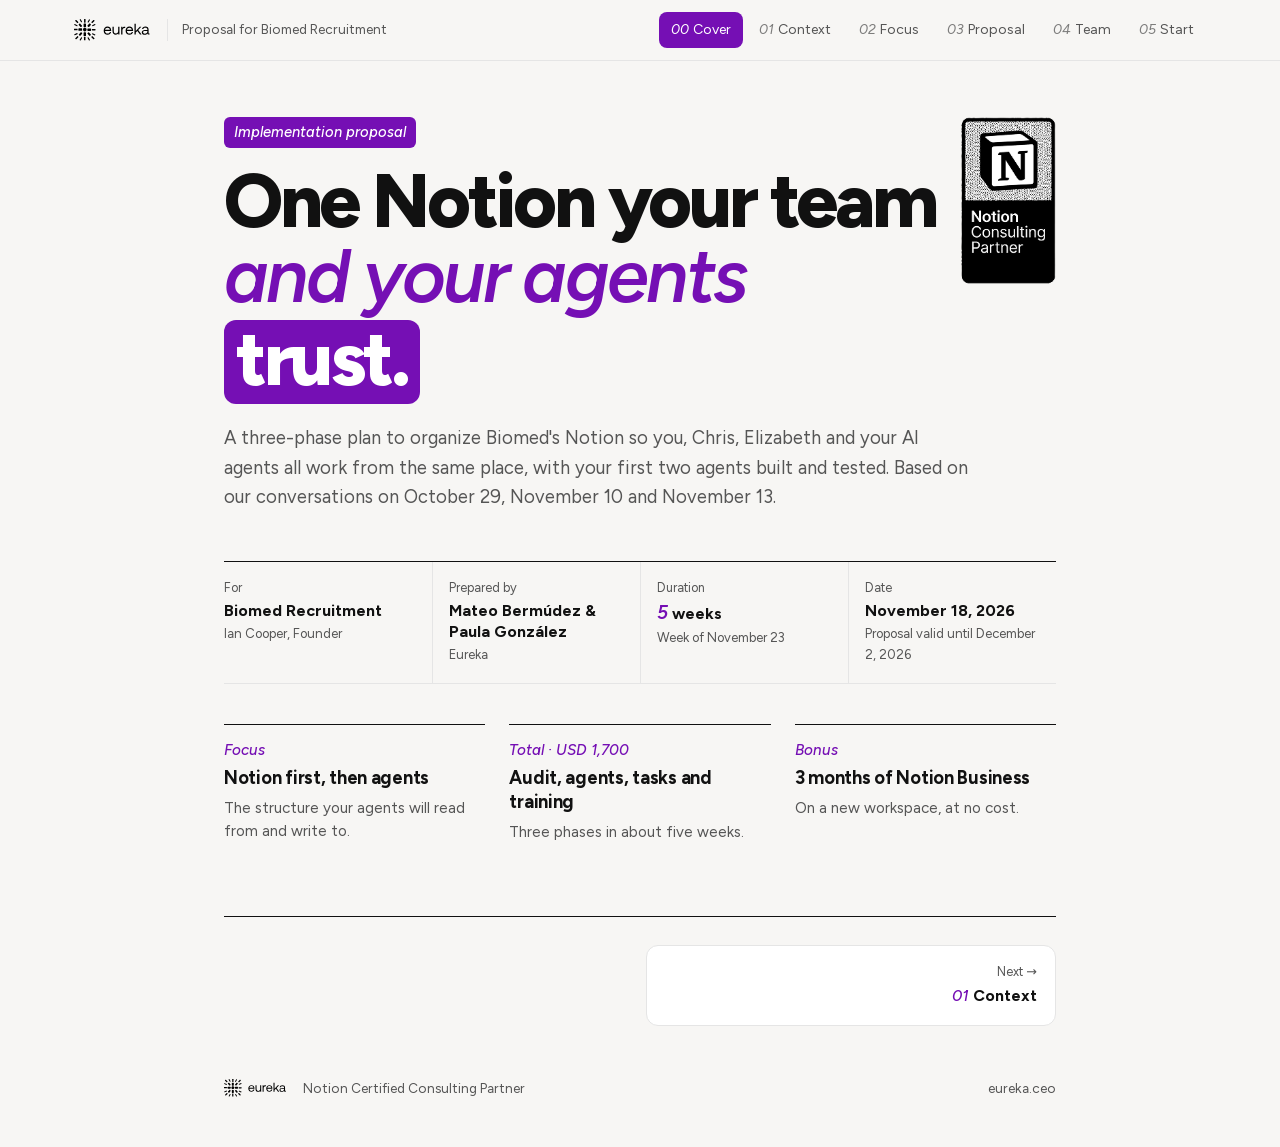
<file: proposals/biomed/index.html>
<!DOCTYPE html>
<html lang="en">
<head>
<meta charset="utf-8">
<meta name="viewport" content="width=device-width,initial-scale=1">
<meta name="robots" content="noindex,nofollow">
<title>Proposal · Eureka × Biomed Recruitment</title>
<style>
@font-face{font-family:'Figtree';font-style:normal;font-weight:300 900;font-display:swap;src:url([data-uri]) format('woff2');unicode-range:U+0100-02BA, U+02BD-02C5, U+02C7-02CC, U+02CE-02D7, U+02DD-02FF, U+0304, U+0308, U+0329, U+1D00-1DBF, U+1E00-1E9F, U+1EF2-1EFF, U+2020, U+20A0-20AB, U+20AD-20C0, U+2113, U+2C60-2C7F, U+A720-A7FF}
@font-face{font-family:'Figtree';font-style:normal;font-weight:300 900;font-display:swap;src:url([data-uri]) format('woff2');unicode-range:U+0000-00FF, U+0131, U+0152-0153, U+02BB-02BC, U+02C6, U+02DA, U+02DC, U+0304, U+0308, U+0329, U+2000-206F, U+20AC, U+2122, U+2191, U+2193, U+2212, U+2215, U+FEFF, U+FFFD}
@font-face{font-family:'Figtree';font-style:italic;font-weight:300 900;font-display:swap;src:url([data-uri]) format('woff2');unicode-range:U+0100-02BA, U+02BD-02C5, U+02C7-02CC, U+02CE-02D7, U+02DD-02FF, U+0304, U+0308, U+0329, U+1D00-1DBF, U+1E00-1E9F, U+1EF2-1EFF, U+2020, U+20A0-20AB, U+20AD-20C0, U+2113, U+2C60-2C7F, U+A720-A7FF}
@font-face{font-family:'Figtree';font-style:italic;font-weight:300 900;font-display:swap;src:url([data-uri]) format('woff2');unicode-range:U+0000-00FF, U+0131, U+0152-0153, U+02BB-02BC, U+02C6, U+02DA, U+02DC, U+0304, U+0308, U+0329, U+2000-206F, U+20AC, U+2122, U+2191, U+2193, U+2212, U+2215, U+FEFF, U+FFFD}

:root{
  --paper:#F7F6F4;--card:#FFFFFF;--ink:#111111;--muted:#555555;--line:#E5E5E5;
  --purple:#750FB4;--magenta:#EF53D4;--orange:#FF673E;
  --dark:#111111;--dark-2:#1C1C1C;--dark-line:#2C2C2C;--dark-muted:#9A9A9A;
  color-scheme:light;
}
*,*::before,*::after{box-sizing:border-box}
html{scroll-behavior:smooth}
body{margin:0;background:var(--paper);color:var(--ink);font-family:"Figtree","Helvetica Neue",system-ui,sans-serif;font-size:16px;line-height:1.55;-webkit-font-smoothing:antialiased;text-rendering:optimizeLegibility;overflow-wrap:break-word}
::selection{background:var(--purple);color:#fff}
button{font:inherit;color:inherit;background:none;border:0;cursor:pointer;padding:0}
p{margin:0}
ul{margin:0;padding:0;list-style:none}

/* Top bar */
.top{position:sticky;top:0;z-index:20;background:var(--paper);border-bottom:1px solid var(--line)}
.top-in{max-width:1180px;margin:0 auto;padding:12px 24px;display:flex;align-items:center;gap:20px;justify-content:space-between}
.brand{display:flex;align-items:center;gap:14px;min-width:0;max-width:100%}
.brand svg{height:22px;width:auto;display:block;flex:none}
.brand .sep{width:1px;height:22px;background:var(--line);flex:none}
.brand .who{font-size:.85rem;color:var(--muted);white-space:nowrap;overflow:hidden;text-overflow:ellipsis;min-width:0}
.nav{display:flex;gap:4px;flex-wrap:nowrap}
.nav button{font-size:.88rem;color:var(--muted);padding:7px 12px;border-radius:8px;white-space:nowrap;transition:background .15s,color .15s}
.nav button i{font-style:italic;margin-right:4px;opacity:.75}
.nav button:hover{color:var(--ink);background:#EDECE9}
.nav button.on{background:var(--purple);color:#fff}
.nav button.on i{opacity:1}
@media (max-width:1060px){
  .top-in{flex-direction:column;align-items:flex-start;gap:10px;padding:12px 16px}
  .nav{width:100%;overflow-x:auto;scrollbar-width:none;margin:0 -4px}
  .nav::-webkit-scrollbar{display:none}
}

/* Roadmap timeline */
.rm{background:var(--card);border:1px solid var(--line);border-radius:12px;margin-top:22px;overflow:hidden;width:min(1100px,calc(100vw - 48px));position:relative;left:50%;transform:translateX(-50%)}
@media (max-width:620px){.rm{width:calc(100vw - 32px)}}
.rm-bar{display:flex;align-items:center;gap:12px;padding:20px 24px 14px}
.rm-mark{width:30px;height:30px;color:#000;flex:none}
.rm-mark svg{width:100%;height:100%;display:block}
.rm-title{margin:0;font-size:1.6rem;font-weight:800;letter-spacing:-.03em}
.rm-ill{margin-left:auto;font-size:.78rem;color:var(--muted);font-style:italic}
.rm-scroll{overflow-x:auto;scrollbar-width:thin}
.rm-tl{position:relative;min-width:980px;padding-bottom:14px}
.rm-hd{position:relative;height:62px;border-bottom:1px solid var(--line)}
.rm-mo{position:absolute;top:6px;font-weight:600;font-size:.95rem;white-space:nowrap;padding-left:8px}
.rm-mo small{font-weight:400;color:var(--muted);font-size:.85rem;margin-left:4px}
.rm-wk{position:absolute;top:36px;font-size:.78rem;color:#9A9A9A;transform:translateX(-50%);font-variant-numeric:tabular-nums}
.rm-gl{position:absolute;top:0;bottom:0;width:1px;background:var(--line)}
.rm-gl.rm-ph{background:repeating-linear-gradient(var(--purple) 0 4px,transparent 4px 8px);opacity:.45}
.rm-now{position:absolute;top:30px;bottom:0;width:0;z-index:3}
.rm-now::before{content:"";position:absolute;top:22px;bottom:0;left:-1px;width:2px;background:var(--orange)}
.rm-now b{position:absolute;top:0;left:-12px;width:24px;height:24px;border-radius:50%;background:var(--orange);color:#fff;font-size:.74rem;display:grid;place-items:center}
.rm-body{position:relative}
.rm-row{position:relative;height:46px}
.rm-it{position:absolute;top:5px;height:36px;border-radius:8px;display:flex;align-items:center;gap:8px;padding:0 10px 0 6px;font-size:.88rem;font-weight:600;white-space:nowrap;overflow:hidden;background:color-mix(in srgb,var(--c) 9%,#fff);border:1px solid color-mix(in srgb,var(--c) 28%,#fff);box-shadow:0 1px 2px rgba(0,0,0,.04);transition:transform .15s,box-shadow .15s}
.rm-it:hover{transform:translateY(-1px);box-shadow:0 4px 12px rgba(0,0,0,.08)}
.rm-it i{width:24px;height:24px;border-radius:6px;background:var(--c);color:#fff;display:grid;place-items:center;flex:none}
.rm-it i svg{width:15px;height:15px}
.rm-out{position:absolute;top:5px;height:36px;display:flex;align-items:center;gap:6px;font-size:.88rem;color:var(--muted);white-space:nowrap}
.rm-out b{color:var(--purple);font-weight:700}
.rm-it.disc{justify-content:center;padding:0}
.rm-sh{width:24px;height:24px;object-fit:contain;flex:none}
.rm-lg{display:flex;flex-wrap:wrap;gap:8px 18px;padding:14px 24px 18px;border-top:1px solid var(--line);font-size:.8rem;color:var(--muted)}
.rm-lg span{display:flex;align-items:center;gap:6px}
.rm-lg em{width:10px;height:10px;border-radius:3px;background:var(--c);display:block;font-style:normal}
.rm-lsh{width:14px;height:14px;object-fit:contain}
.rm-lg b{color:var(--ink);font-weight:600}

/* Notion Consulting Partner badge */
.ncp{display:block;background:url([data-uri]) center/contain no-repeat;aspect-ratio:141/245;flex:none}
#cover{position:relative}
.cv-badge{position:absolute;top:56px;right:0;width:96px}
@media (max-width:620px){.cv-badge{width:58px;top:50px}}
.cv-pad{padding-right:120px}
@media (max-width:620px){.cv-pad{padding-right:72px}}
.pp{display:flex;align-items:center;gap:18px;margin-top:28px;padding:16px 20px;background:var(--card);border:1px solid var(--line);border-radius:12px}
.pp .ncp{width:42px}
.pp p{font-size:.95rem;color:var(--muted)}
.pp b{color:var(--ink)}
.ncpc{display:flex;align-items:center;gap:24px;margin-top:28px;padding:22px 24px;background:var(--ink);color:#fff;border-radius:14px}
.ncpc .ncp{width:74px;border-radius:6px;box-shadow:0 0 0 1px rgba(255,255,255,.25)}
.ncpc h3{margin:0;font-size:1.35rem;letter-spacing:-.02em}
.ncpc p{color:#C9C9C9;margin-top:6px;font-size:.95rem}
.cl-row{display:flex;align-items:flex-end;justify-content:space-between;gap:24px;flex-wrap:wrap}
.cl-row .ncp{width:84px}

/* Layout */
.wrap{max-width:880px;margin:0 auto;padding:0 24px}
@media (max-width:620px){.wrap{padding:0 16px}}
.page{display:none;padding:56px 0 24px}
.page.on{display:block;animation:fade .35s ease}
@keyframes fade{from{opacity:0;transform:translateY(6px)}to{opacity:1;transform:none}}
@media (prefers-reduced-motion:reduce){.page.on{animation:none}html{scroll-behavior:auto}}
.sec{margin-top:72px}
.sec-sm{margin-top:40px}
.rule{height:1px;background:var(--ink);margin:44px 0 0}

/* Type */
.label{color:var(--purple);font-weight:600;font-size:.9rem;display:flex;align-items:center;gap:8px}
.label::before{content:"";width:6px;height:6px;border-radius:50%;background:currentColor}
.tag{display:inline-block;background:var(--purple);color:#fff;font-style:italic;font-weight:500;border-radius:6px;padding:4px 10px;font-size:.92rem}
h1{font-size:clamp(2.6rem,7.4vw,4.7rem);font-weight:800;letter-spacing:-.045em;line-height:1;margin:16px 0 0;text-wrap:balance}
h1 em,h2 em{font-style:italic;font-weight:600;color:var(--purple);letter-spacing:-.035em}
h1 .hl{display:inline-block;background:var(--purple);color:#fff;border-radius:12px;padding:.02em .16em .1em;margin-top:.08em}
h2{font-size:clamp(1.6rem,3.6vw,2.15rem);font-weight:800;letter-spacing:-.035em;line-height:1.12;margin:8px 0 0}
h3{font-weight:700;letter-spacing:-.015em;font-size:1.15rem;margin:0;line-height:1.3}
.lede{color:var(--muted);font-size:1.15rem;line-height:1.6;max-width:62ch;margin-top:20px}
.lede b{color:var(--ink);font-weight:600}
.sub{color:var(--muted);margin-top:10px;max-width:64ch}
.sub b{color:var(--ink);font-weight:600}
.cap{color:var(--muted);font-size:.85rem;margin-top:12px;font-style:italic}
.pills{display:flex;flex-wrap:wrap;gap:8px;margin-top:22px}
.pill{border:1px solid var(--ink);border-radius:999px;padding:5px 14px;font-weight:600;font-size:.92rem}
.pill.p{background:var(--purple);border-color:var(--purple);color:#fff}

/* Cover */
.meta{display:grid;grid-template-columns:repeat(4,1fr);border-top:1px solid var(--ink);border-bottom:1px solid var(--line);margin-top:48px}
.meta>div{padding:16px 16px 18px 0}
.meta>div+div{padding-left:16px;border-left:1px solid var(--line)}
.meta .k{font-size:.8rem;color:var(--muted)}
.meta .v{font-weight:700;margin-top:4px;line-height:1.3}
.meta .v em{font-style:italic;font-weight:600;color:var(--purple);font-size:1.2rem}
.meta .d{font-size:.82rem;color:var(--muted);margin-top:2px}
@media (max-width:760px){.meta{grid-template-columns:1fr 1fr}.meta>div:nth-child(3){padding-left:0;border-left:0}.meta>div:nth-child(n+3){border-top:1px solid var(--line)}}
.glance{display:grid;grid-template-columns:repeat(3,1fr);gap:24px;margin-top:20px}
.glance>div{border-top:1px solid var(--ink);padding-top:14px}
.glance .n{font-style:italic;font-weight:500;color:var(--purple);font-size:.95rem}
.glance h3{margin-top:4px}
.glance p{color:var(--muted);font-size:.95rem;margin-top:6px}
@media (max-width:760px){.glance{grid-template-columns:1fr;gap:18px}}

/* Stats */
.stats{display:grid;grid-template-columns:repeat(4,1fr);gap:24px;margin-top:40px}
.stats>div{border-top:1px solid var(--ink);padding-top:14px}
.stats .n{display:block;font-size:2.7rem;font-weight:800;letter-spacing:-.04em;line-height:1;font-variant-numeric:tabular-nums}
.stats .n em{font-style:italic;font-weight:600;color:var(--purple)}
.stats span{display:block;color:var(--ink);font-size:.92rem;margin-top:8px;line-height:1.45}
@media (max-width:760px){.stats{grid-template-columns:1fr 1fr}}

/* Friction cards */
.cards{display:grid;gap:16px;margin-top:22px}
.fc{background:var(--card);border:1px solid var(--line);border-radius:12px;overflow:hidden}
.fc-h{display:flex;align-items:center;gap:18px;padding:20px 24px;border-bottom:1px solid var(--line)}
.fc-h .num{font-size:3rem;font-style:italic;font-weight:300;line-height:.9;letter-spacing:-.04em;flex:none}
.fc-h .k{font-size:.8rem;color:var(--muted)}
.fc-b{padding:20px 24px 24px}
.fc-b .it{font-style:italic;color:var(--muted);font-size:1.1rem;line-height:1.5}
.fc-b p+p{margin-top:12px}
.c-p{color:var(--purple)}.c-m{color:var(--magenta)}.c-o{color:var(--orange)}
.q{margin-top:18px;border-left:3px solid var(--purple);padding:4px 0 4px 16px}
.q p{font-weight:500}
.q .who{font-size:.82rem;color:var(--muted);font-style:italic;margin-top:6px}
.pull{margin-top:72px;border-top:1px solid var(--ink);padding-top:28px}
.pull p{font-size:clamp(1.45rem,3.4vw,2.05rem);font-weight:700;letter-spacing:-.03em;line-height:1.22;max-width:30ch}
.pull p em{font-style:italic;font-weight:600;color:var(--purple)}
.pull .who{color:var(--muted);font-style:italic;margin-top:14px;font-size:.92rem}

/* Cockpit */
.ck{background:var(--dark);color:#fff;border-radius:14px;padding:22px;margin-top:28px}
.ck-top{display:flex;justify-content:space-between;align-items:flex-end;gap:16px;flex-wrap:wrap;padding-bottom:16px;border-bottom:1px solid var(--dark-line)}
.ck-k{font-size:.78rem;color:var(--dark-muted)}
.ck-t{font-weight:800;letter-spacing:-.02em;font-size:1.25rem;margin-top:2px}
.ck-t em{font-style:italic;font-weight:600;color:var(--magenta)}
.ck-chips{display:flex;gap:6px;flex-wrap:wrap}
.ck-chips span{font-size:.78rem;border:1px solid var(--dark-line);color:var(--dark-muted);border-radius:8px;padding:4px 10px}
.ck-chips span.on{background:#fff;color:var(--ink);border-color:#fff;font-weight:600}
.ck-grid{display:grid;grid-template-columns:270px 1fr;gap:22px;margin-top:18px}
@media (max-width:760px){.ck-grid{grid-template-columns:1fr}}
.ck-h{font-size:.8rem;color:var(--dark-muted);display:flex;justify-content:space-between;margin:0 0 8px}
.ck-h b{color:#fff;font-weight:700}
.ck-side>.ck-h:not(:first-child){margin-top:18px}
.ck-item{background:var(--dark-2);border:1px solid var(--dark-line);border-radius:10px;padding:10px 12px}
.ck-item+.ck-item{margin-top:8px}
.ck-item .t{font-size:.88rem;font-weight:600;line-height:1.3}
.ck-item .m{font-size:.74rem;color:var(--dark-muted);margin-top:3px}
.ck-act{display:flex;gap:5px;margin-top:8px}
.ck-act span{font-size:.7rem;border:1px solid var(--dark-line);border-radius:6px;padding:2px 7px;color:#d6d6d6}
.ck-act span.y{background:#fff;color:var(--ink);border-color:#fff;font-weight:600}
.ck-gauges{display:grid;grid-template-columns:repeat(4,1fr);gap:8px}
@media (max-width:480px){.ck-gauges{grid-template-columns:repeat(3,1fr)}}
.g{background:var(--dark-2);border:1px solid var(--dark-line);border-radius:10px;padding:10px 8px 9px;text-align:center;transition:border-color .4s}
.g svg{width:100%;max-width:92px;height:auto;display:block;margin:0 auto}
.g .trk{stroke:var(--dark-line)}
.g .val{stroke:var(--magenta);opacity:0;transition:stroke-dasharray .7s cubic-bezier(.2,.7,.2,1),opacity .3s}
.g.lit .val{opacity:1}
.g .ndl{stroke:#5a5a5a;transition:transform .7s cubic-bezier(.2,.7,.2,1),stroke .4s;transform-origin:40px 44px}
.g .hub{fill:#5a5a5a;transition:fill .4s}
.g .nm{font-size:.78rem;font-weight:600;color:#6f6f6f;margin-top:4px;transition:color .4s;line-height:1.2}
.g .st{font-size:.66rem;color:#5f5f5f;margin-top:2px}
.g.lit{border-color:#3a3a3a}
.g.lit .ndl{stroke:#fff}.g.lit .hub{fill:#fff}
.g.lit .nm{color:#fff}.g.lit .st{color:var(--magenta)}
.ck-foot{display:flex;align-items:center;gap:14px;margin-top:18px;padding-top:16px;border-top:1px solid var(--dark-line);font-size:.88rem;color:var(--dark-muted)}
.ck-foot b{color:#fff}
.ck-bar{flex:1;height:6px;border-radius:999px;background:var(--dark-line);overflow:hidden;max-width:260px}
.ck-bar i{display:block;height:100%;background:var(--magenta);border-radius:999px;transition:width .7s cubic-bezier(.2,.7,.2,1)}
.steps{display:flex;gap:6px;flex-wrap:wrap;margin-top:24px}
.steps button{border:1px solid var(--line);background:var(--card);border-radius:10px;padding:8px 14px;font-size:.9rem;font-weight:500;color:var(--muted)}
.steps button:hover{color:var(--ink);border-color:#cfcfcf}
.steps button.on{background:var(--purple);border-color:var(--purple);color:#fff}
.steps button:focus-visible,.nav button:focus-visible,.pager a:focus-visible{outline:3px solid var(--purple);outline-offset:2px}

/* Three columns with rule */
.cols3{display:grid;grid-template-columns:repeat(3,1fr);gap:24px;margin-top:22px}
.cols3>div{border-top:1px solid var(--ink);padding-top:14px}
.cols3 p{color:var(--muted);font-size:.95rem;margin-top:6px}
@media (max-width:760px){.cols3{grid-template-columns:1fr;gap:18px}}

/* Flow */
.flow{display:grid;grid-template-columns:1fr auto 1fr auto 1fr;gap:10px;align-items:stretch;margin-top:22px}
.fs{background:var(--card);border:1px solid var(--line);border-radius:12px;padding:18px}
.fs .num{font-size:1.9rem;font-style:italic;font-weight:300;line-height:1;color:var(--purple)}
.fs h3{margin-top:10px;font-size:1.05rem}
.fs p{color:var(--muted);font-size:.92rem;margin-top:6px}
.fa{align-self:center;color:var(--muted);font-size:1.2rem}
@media (max-width:760px){.flow{grid-template-columns:1fr}.fa{transform:rotate(90deg);justify-self:center}}

/* Includes */
.inc{display:grid;grid-template-columns:1fr 1fr;border-top:1px solid var(--ink);margin-top:22px}
.inc>div{display:flex;gap:14px;padding:16px 16px 16px 0;border-bottom:1px solid var(--line)}
.inc>div:nth-child(even){padding-left:16px;border-left:1px solid var(--line)}
.inc .n{font-style:italic;font-weight:300;font-size:1.5rem;color:var(--purple);line-height:1;min-width:28px}
.inc h3{font-size:1rem}
.inc p{color:var(--muted);font-size:.9rem;margin-top:3px}
@media (max-width:620px){.inc{grid-template-columns:1fr}.inc>div:nth-child(even){padding-left:0;border-left:0}}

/* Weeks */
.weeks{display:grid;grid-template-columns:1fr 1fr;gap:16px;margin-top:22px}
.wk{background:var(--card);border:1px solid var(--line);border-radius:12px;padding:20px}
.wk .k{font-size:.82rem;color:var(--muted)}
.wk h3{margin-top:2px}
.wk ul{margin-top:12px}
.wk li{position:relative;padding-left:18px;font-size:.94rem}
.wk li+li{margin-top:6px}
.wk li::before{content:"";position:absolute;left:2px;top:.6em;width:6px;height:6px;border-radius:2px;background:var(--purple)}
@media (max-width:620px){.weeks{grid-template-columns:1fr}}

/* Purple box */
.pbox{background:var(--purple);color:#fff;border-radius:12px;padding:26px 28px;margin-top:22px}
.pbox .k{font-size:.85rem;opacity:.85}
.pbox h3{font-size:1.35rem;font-weight:800;letter-spacing:-.025em;margin-top:2px}
.pbox ul{margin-top:14px;display:grid;grid-template-columns:1fr 1fr;gap:8px 24px}
.pbox li{position:relative;padding-left:20px;font-size:.95rem}
.pbox li::before{content:"→";position:absolute;left:0;top:0}
@media (max-width:620px){.pbox ul{grid-template-columns:1fr}.pbox{padding:22px}}

/* Notion window preview */
.nw{background:var(--card);border:1px solid var(--line);border-radius:10px;margin-top:22px;overflow:hidden}
.nw-bar{display:flex;align-items:center;gap:10px;padding:14px 18px 0}
.nw-ic{width:22px;height:22px;border-radius:6px;background:var(--purple);color:#fff;font-size:.72rem;font-weight:700;display:grid;place-items:center;flex:none}
.nw-title{font-weight:800;letter-spacing:-.02em;font-size:1.1rem}
.nw-ill{margin-left:auto;font-size:.75rem;color:var(--muted);font-style:italic}
.nw-tabs{display:flex;gap:16px;padding:10px 18px 0;border-bottom:1px solid var(--line);font-size:.84rem;color:var(--muted)}
.nw-tabs span{padding-bottom:8px}
.nw-tabs span.on{color:var(--ink);font-weight:600;border-bottom:2px solid var(--ink)}
.nw-scroll{overflow-x:auto}
.nw table{width:100%;border-collapse:collapse;font-size:.86rem;min-width:640px}
.nw th{text-align:left;font-weight:500;color:var(--muted);font-size:.78rem;padding:9px 12px;border-bottom:1px solid var(--line);white-space:nowrap}
.nw td{padding:9px 12px;border-bottom:1px solid var(--line);vertical-align:middle}
.nw tr:last-child td{border-bottom:0}
.nw td:first-child,.nw th:first-child{padding-left:18px}
.nw td.nm{font-weight:600}
.nw td.mu{color:var(--muted)}
.chip{display:inline-block;border-radius:4px;padding:1px 7px;font-size:.76rem;font-weight:500;white-space:nowrap}
.ch-p{background:var(--purple);color:#fff}.ch-m{background:var(--magenta);color:#fff}.ch-o{background:var(--orange);color:#fff}.ch-g{background:var(--line);color:var(--ink)}

/* Matrix */
.mx-wrap{display:grid;grid-template-columns:1.1fr 1fr;gap:28px;align-items:center;margin-top:22px}
@media (max-width:760px){.mx-wrap{grid-template-columns:1fr}}
.mx{display:grid;grid-template-columns:22px minmax(0,1fr);grid-template-rows:1fr 22px;gap:6px;min-width:0}
.mx-y{writing-mode:vertical-rl;transform:rotate(180deg);font-size:.78rem;color:var(--muted);text-align:center}
.mx-x{grid-column:2;font-size:.78rem;color:var(--muted);text-align:center}
.mx-g{display:grid;grid-template-columns:minmax(0,1fr) minmax(0,1fr);grid-template-rows:1fr 1fr;gap:6px;aspect-ratio:1.15/1}
.mx-c{background:var(--card);border:1px solid var(--line);border-radius:10px;padding:12px;display:flex;flex-direction:column;gap:6px;min-width:0}
@media (max-width:480px){.mx-g{aspect-ratio:auto}.mx-c{padding:10px;min-height:120px}.mx-c .t{font-size:.86rem}.mx-c .chip{font-size:.7rem}}
.mx-c .t{font-weight:700;font-size:.92rem}
.mx-c .t i{font-weight:500;color:var(--muted);font-size:.78rem;display:block}
.mx-c.hot{border-color:var(--purple);box-shadow:inset 0 0 0 1px var(--purple)}
.mx-c.hot .t{color:var(--purple)}
.mx-c .dots{display:flex;flex-wrap:wrap;gap:4px;margin-top:auto}

/* Month anatomy */
.gantt-s{overflow-x:auto;margin-top:22px}
.gantt{display:grid;grid-template-columns:150px repeat(4,1fr);gap:6px 6px;min-width:600px;background:var(--card);border:1px solid var(--line);border-radius:12px;padding:16px}
.gantt .hd{font-size:.78rem;color:var(--muted);padding-bottom:6px;border-bottom:1px solid var(--line)}
.gantt .rl{grid-column:1;font-weight:600;font-size:.9rem;align-self:center}
.gantt .rl i{display:block;font-weight:400;font-style:normal;color:var(--muted);font-size:.76rem}
.bar{border-radius:8px;padding:8px 10px;font-size:.8rem;font-weight:500;color:#fff;align-self:center}
.b-p{background:var(--purple)}.b-m{background:var(--magenta)}.b-o{background:var(--orange)}.b-i{background:var(--ink)}
.b-l{background:var(--paper);color:var(--ink);border:1px dashed #BDBDBD}
.gantt .sp{grid-column:1/-1;height:1px;background:var(--line);margin:4px 0}

/* Checklist */
.check{margin-top:18px;display:grid;gap:0;border-top:1px solid var(--ink)}
.check li{display:flex;gap:12px;align-items:flex-start;padding:12px 0;border-bottom:1px solid var(--line)}
.check li .ok{width:20px;height:20px;border-radius:6px;background:var(--purple);color:#fff;display:grid;place-items:center;font-size:.75rem;flex:none;margin-top:1px}
.note{border-left:3px solid var(--purple);padding:4px 0 4px 16px;margin-top:22px;color:var(--muted)}
.note b{color:var(--ink);font-weight:600}

/* Pricing */
.price{display:grid;grid-template-columns:1fr 1fr;gap:16px;margin-top:28px}
@media (max-width:760px){.price{grid-template-columns:1fr}}
.pc{background:var(--card);border:1px solid var(--line);border-radius:12px;padding:26px;display:flex;flex-direction:column}
.pc .k{font-size:.85rem;color:var(--muted)}
.pc h3{font-size:1.35rem;font-weight:800;letter-spacing:-.025em;margin-top:2px}
.pc .amt{font-size:2.9rem;font-weight:800;letter-spacing:-.045em;line-height:1;margin-top:22px;font-variant-numeric:tabular-nums}
.pc .amt small{font-size:1rem;font-weight:500;letter-spacing:0;margin-left:4px}
.pc .per{font-size:.9rem;color:var(--muted);margin-top:8px}
.pc ul{margin-top:20px;border-top:1px solid var(--line);padding-top:14px}
.pc li{position:relative;padding-left:22px;font-size:.94rem}
.pc li+li{margin-top:7px}
.pc li::before{content:"✓";position:absolute;left:0;top:0;color:var(--purple);font-weight:700}
.pc .pay{margin-top:auto;padding-top:20px;font-size:.85rem;font-weight:600}
.pc.dk{background:var(--purple);border-color:var(--purple);color:#fff}
.pc.dk .k,.pc.dk .per{color:#fff;opacity:.85}
.pc.dk ul{border-top-color:rgba(255,255,255,.3)}
.pc.dk li::before{color:#fff}
.est{display:grid;grid-template-columns:repeat(3,1fr);gap:24px;margin-top:22px}
.est>div{border-top:1px solid var(--ink);padding-top:14px}
.est .n{font-size:2rem;font-weight:800;letter-spacing:-.04em;line-height:1.05}
.est .n em{font-style:italic;font-weight:600;color:var(--purple)}
.est span{display:block;color:var(--muted);font-size:.9rem;margin-top:6px}
@media (max-width:760px){.est{grid-template-columns:1fr;gap:16px}}
.excl{display:grid;grid-template-columns:1fr 1fr;gap:16px;margin-top:16px}
.excl>div{border-left:3px solid var(--line);padding:2px 0 2px 14px;font-size:.92rem;color:var(--muted)}
.excl b{color:var(--ink);font-weight:600;display:block}
@media (max-width:620px){.excl{grid-template-columns:1fr}}

/* Team */
.team{display:grid;grid-template-columns:repeat(auto-fit,minmax(240px,1fr));gap:16px;margin-top:28px}
@media (max-width:760px){.team{grid-template-columns:1fr}}
.tm{background:var(--card);border:1px solid var(--line);border-radius:12px;padding:22px}
.av{width:52px;height:52px;border-radius:50%;display:grid;place-items:center;color:#fff;font-weight:700;font-size:1.05rem;letter-spacing:-.02em}
.tm h3{margin-top:14px}
.tm .role{font-size:.85rem;color:var(--purple);font-weight:600;margin-top:2px}
.tm p{color:var(--muted);font-size:.92rem;margin-top:8px}
.owner{display:inline-block;background:var(--purple);color:#fff;font-size:.72rem;font-style:italic;font-weight:500;border-radius:6px;padding:2px 8px;margin-left:6px;vertical-align:2px}
.cmp{width:100%;border-collapse:collapse;margin-top:22px;background:var(--card);border:1px solid var(--line);border-radius:12px;overflow:hidden;font-size:.94rem}
.cmp th{text-align:left;font-weight:600;font-size:.85rem;padding:12px 16px;border-bottom:1px solid var(--line);color:var(--muted)}
.cmp th.us{color:var(--purple)}
.cmp td{padding:12px 16px;border-bottom:1px solid var(--line);vertical-align:top}
.cmp tr:last-child td{border-bottom:0}
.cmp td:first-child{font-weight:600;width:24%}
.cmp td:nth-child(2){color:var(--muted);width:34%}
.cmp td.us{font-weight:500}
@media (max-width:620px){.cmp{font-size:.86rem;table-layout:fixed}.cmp th,.cmp td{padding:10px;overflow-wrap:anywhere}.cmp td:first-child{width:26%}.cmp td:nth-child(2){width:32%}}
.next{margin-top:22px;border-top:1px solid var(--ink)}
.next li{display:grid;grid-template-columns:190px 1fr;gap:16px;padding:16px 0;border-bottom:1px solid var(--line)}
.next .when{font-style:italic;font-weight:600;color:var(--purple)}
.next h3{font-size:1.02rem}
.next p{color:var(--muted);font-size:.92rem;margin-top:2px}
@media (max-width:620px){.next li{grid-template-columns:1fr;gap:4px}}
.close{margin-top:72px;text-align:left}
.close h2{font-size:clamp(2.2rem,6vw,3.6rem);letter-spacing:-.045em;line-height:1}

/* Pager + footer */
.pager{display:grid;grid-template-columns:1fr 1fr;gap:12px;margin-top:72px;padding-top:28px;border-top:1px solid var(--ink)}
.pager a{display:block;background:var(--card);border:1px solid var(--line);border-radius:12px;padding:16px 18px;text-decoration:none;color:var(--ink);transition:border-color .15s}
.pager a:hover{border-color:var(--purple)}
.pager .k{font-size:.8rem;color:var(--muted)}
.pager .t{font-weight:700;margin-top:2px}
.pager .t i{font-style:italic;font-weight:500;color:var(--purple);margin-right:4px}
.pager .nx{text-align:right;grid-column:2}
@media (max-width:620px){.pager{grid-template-columns:1fr}.pager .nx{grid-column:1}}
.foot{max-width:880px;margin:0 auto;padding:28px 24px 48px;display:flex;align-items:center;gap:14px;flex-wrap:wrap;color:var(--muted);font-size:.85rem}
.foot svg{height:18px;width:auto}
.foot .r{margin-left:auto}
@media (max-width:620px){.foot{padding:28px 16px 40px}.foot .r{margin-left:0}}

/* Price first */
.ph{background:var(--purple);color:#fff;border-radius:12px;padding:26px 28px;margin-top:26px}
.ph-top{display:flex;flex-wrap:wrap;align-items:flex-end;gap:12px 32px}
.ph-amt{font-size:clamp(2.8rem,7vw,4.2rem);font-weight:800;letter-spacing:-.045em;line-height:.95;font-variant-numeric:tabular-nums;white-space:nowrap}
.ph-amt small{font-size:1.1rem;font-weight:500;letter-spacing:0;margin-left:6px;white-space:nowrap}
.ph-meta{font-size:.98rem;line-height:1.5;max-width:44ch;padding-bottom:4px}
.ph-meta b{font-weight:700}
.ph-row{display:grid;grid-template-columns:repeat(3,1fr);gap:20px;margin-top:24px}
.ph-row>div{border-top:1px solid rgba(255,255,255,.45);padding-top:12px}
.ph-row .n{font-size:1.45rem;font-weight:800;letter-spacing:-.03em;line-height:1.1}
.ph-row span{display:block;font-size:.86rem;opacity:.88;margin-top:4px}
.stats.s3{grid-template-columns:repeat(3,1fr)}
@media (max-width:760px){.stats.s3{grid-template-columns:1fr 1fr 1fr;gap:16px}.stats.s3 .n{font-size:2.2rem}}
@media (max-width:420px){.stats.s3{grid-template-columns:1fr}}
.ph-row4{grid-template-columns:repeat(4,1fr)}
@media (max-width:900px){.ph-row4{grid-template-columns:repeat(2,1fr)}}
@media (max-width:620px){.ph{padding:22px}.ph-row{grid-template-columns:1fr;gap:12px}.ph-amt{white-space:normal}}
/* Cockpit, Notion dashboard style */
.cp{--nk:#37352F;--nm:#787774;--nl:#EDECE9;background:#fff;border:1px solid var(--line);border-radius:14px;margin-top:28px;overflow:hidden;width:min(1100px,calc(100vw - 48px));position:relative;left:50%;transform:translateX(-50%);box-shadow:0 12px 40px rgba(17,17,17,.06);color:var(--nk)}
@media (max-width:620px){.cp{width:calc(100vw - 32px)}}
.cp-win{display:flex;align-items:center;gap:14px;background:#F7F6F3;border-bottom:1px solid var(--nl);padding:0 16px;height:40px}
.cp-dots{display:flex;gap:7px}.cp-dots i{width:11px;height:11px;border-radius:50%;background:#DDDBD6}
.cp-tab{align-self:flex-end;background:#fff;border:1px solid var(--nl);border-bottom:0;border-radius:8px 8px 0 0;padding:8px 18px;font-size:.8rem;margin-bottom:-1px}
.cp-crumb{display:flex;align-items:center;gap:8px;padding:12px 28px 0;font-size:.82rem;color:var(--nm)}
.cp-crumb b{font-weight:500;color:var(--nk)}
.cp-crumb .r{margin-left:auto;letter-spacing:2px;font-weight:700}
.cp-main{padding:26px 48px 34px}
@media (max-width:760px){.cp-main{padding:20px 18px 26px}.cp-crumb{padding:12px 18px 0}}
.cp-h{font-size:2.3rem;font-weight:800;letter-spacing:-.035em;margin:0;line-height:1.1}
.cp-views{display:flex;align-items:center;gap:6px;margin-top:16px;flex-wrap:wrap}
.cp-views span{display:flex;align-items:center;gap:7px;padding:6px 13px;border-radius:999px;font-size:.88rem;color:var(--nm);font-weight:500}
.cp-views span.on{background:#F1F0EE;color:var(--nk);font-weight:600}
.cp-views svg{width:15px;height:15px}
.cp-views .co{margin-left:auto;font-size:.8rem;border:1px solid var(--nl);border-radius:7px;padding:5px 11px}
.cp-g{display:grid;gap:22px 22px;margin-top:22px}
.cp-g.r1{grid-template-columns:minmax(0,1.35fr) minmax(0,1fr) minmax(0,1fr)}
.cp-g.r2{grid-template-columns:minmax(0,1.7fr) minmax(0,1fr)}
@media (max-width:900px){.cp-g.r1,.cp-g.r2{grid-template-columns:minmax(0,1fr)}}
.cp-w>h5{margin:0 0 9px 4px;font-size:.86rem;font-weight:500;color:var(--nm);display:flex;align-items:center;gap:7px}
.cp-w>h5 svg{width:15px;height:15px;color:var(--nk)}
.cp-c{border:1px solid var(--nl);border-radius:12px;padding:16px 16px 12px;height:calc(100% - 30px);min-height:206px;position:relative;box-shadow:0 1px 2px rgba(0,0,0,.03)}
.cp-c svg.ch{width:100%;height:auto;display:block;overflow:visible}
.ax{font-size:10px;fill:#9B9A97;font-family:inherit}
.gl{stroke:#EDECE9;stroke-dasharray:3 3}
.ln{fill:none;stroke-width:2.2;stroke-linecap:round;stroke-linejoin:round;transition:opacity .5s}
.cp-lg{display:flex;gap:14px;flex-wrap:wrap;justify-content:center;font-size:.78rem;color:var(--nm);margin-top:8px}
.cp-lg span{display:flex;align-items:center;gap:6px}
.cp-lg i{width:9px;height:9px;border-radius:2px}
.cp-empty{position:absolute;inset:0;display:grid;place-items:center;font-size:.82rem;color:#9B9A97;font-style:italic;pointer-events:none}
.dn-t{font-size:30px;font-weight:800;fill:var(--nk);letter-spacing:-1px;font-family:inherit}
.dn-s{font-size:10px;fill:var(--nm);font-family:inherit}
.dn-seg{transition:stroke-dasharray .7s cubic-bezier(.2,.7,.2,1),stroke-dashoffset .7s cubic-bezier(.2,.7,.2,1)}
.bar{transition:height .7s cubic-bezier(.2,.7,.2,1),y .7s cubic-bezier(.2,.7,.2,1)}
.ld-s{overflow-x:auto;scrollbar-width:thin}
.ld{display:grid;grid-template-columns:repeat(12,minmax(38px,1fr));gap:4px;min-width:500px;align-items:end;height:100%}
.ld-c{display:flex;flex-direction:column;align-items:center;gap:6px}
.ld-n{font-size:.78rem;color:var(--nk);font-variant-numeric:tabular-nums;height:16px}
.ld-b{width:18px;height:120px;display:flex;flex-direction:column-reverse;border-radius:3px;overflow:hidden;background:#F1F0EE}
.ld-b i{display:block;transition:height .7s cubic-bezier(.2,.7,.2,1)}
.ld-f{width:42px;height:42px;border-radius:50%;background:#fff;box-shadow:0 0 0 1px #EDECE9;transition:opacity .4s}
.ld-d{font-size:.66rem;color:var(--nm);letter-spacing:.02em}
.ld-c.off .ld-f{opacity:.28}.ld-c.off .ld-b{background:repeating-linear-gradient(45deg,#F1F0EE 0 3px,#fff 3px 6px)}
.mt2{display:grid;grid-template-columns:repeat(4,minmax(0,1fr));gap:10px}
@media (max-width:900px){.mt2{grid-template-columns:repeat(2,minmax(0,1fr))}}
.m2{border:1px solid #EDECE9;border-radius:10px;padding:10px 12px 8px;background:#fff;transition:background .3s}
.m2-h{display:flex;align-items:center;gap:7px;font-size:.76rem;color:var(--nm)}
.m2-h img{width:22px;height:22px;border-radius:50%;box-shadow:0 0 0 1px #EDECE9}
.m2-h b{color:var(--nk);font-weight:600;white-space:nowrap;overflow:hidden;text-overflow:ellipsis}
.m2-v{display:flex;align-items:baseline;gap:7px;margin-top:6px}
.m2-v strong{font-size:1.35rem;font-weight:800;letter-spacing:-.03em;font-variant-numeric:tabular-nums;line-height:1}
.m2-d{font-size:.7rem;color:#1C7C54;background:#E8F4EE;border-radius:999px;padding:1px 7px;font-weight:600}
.m2-k{font-size:.72rem;color:var(--nm);margin-top:3px;white-space:nowrap;overflow:hidden;text-overflow:ellipsis}
.m2 svg{width:100%;height:34px;display:block;margin-top:6px;overflow:visible}
.m2.off{background:#FBFBFA;border-style:dashed}
.m2.off .m2-h img{opacity:.3}.m2.off .m2-h b{color:var(--nm)}
.m2.off strong{font-size:.8rem;font-weight:500;color:#9B9A97;letter-spacing:0}
.ap{list-style:none;margin:0;padding:0}
.ap li{display:flex;align-items:center;gap:10px;padding:8px 2px;font-size:.88rem}
.ap li+li{border-top:1px solid #F4F3F1}
.ap .ic{width:22px;height:22px;flex:none}
.ap .t{flex:1;min-width:0;white-space:nowrap;overflow:hidden;text-overflow:ellipsis;font-weight:500}
.ap .t small{display:block;font-size:.72rem;color:var(--nm);font-weight:400}
.pill{display:flex;align-items:center;gap:5px;border-radius:999px;padding:2px 9px 2px 7px;font-size:.74rem;white-space:nowrap;font-weight:500}
.pill:before{content:"";width:7px;height:7px;border-radius:50%;background:currentColor}
.ap .pill{border:0;margin:0}
.p-rev{background:#FDEBEC;color:#C4314B}.p-pen{background:#FBF1DE;color:#B07A12}.p-ok{background:#E8F4EE;color:#1C7C54}
.ap-e{font-size:.82rem;color:#9B9A97;font-style:italic;padding:30px 0;text-align:center}
.cp-foot{display:flex;align-items:center;gap:12px;padding:12px 28px;border-top:1px solid var(--nl);font-size:.82rem;color:var(--nm);background:#FBFBFA}
.cp-foot b{color:var(--nk)}
.cp-bar{flex:1;max-width:240px;height:6px;border-radius:999px;background:var(--nl);overflow:hidden}
.cp-bar i{display:block;height:100%;width:0;background:var(--purple);border-radius:999px;transition:width .7s cubic-bezier(.2,.7,.2,1)}
@media (max-width:620px){.cp-foot{padding:12px 18px}}

/* ===== Template additions (scope builder, focus, included/excluded, clients) ===== */
.stats.s2{grid-template-columns:repeat(2,1fr)}
@media (max-width:620px){.stats.s2{grid-template-columns:1fr}}

/* Focus: what they asked vs what we recommend */
.fx{display:grid;grid-template-columns:1fr 1fr;gap:14px;margin-top:28px}
.fx-c{background:var(--card);border:1px solid var(--line);border-radius:12px;padding:22px 24px}
.fx-c.on{background:var(--purple);border-color:var(--purple);color:#fff}
.fx-c .k{font-size:.85rem;color:var(--muted)}
.fx-c.on .k{color:#fff;opacity:.8}
.fx-c ul{margin-top:12px}
.fx-c li{padding:9px 0;border-top:1px solid var(--line);font-size:.98rem}
.fx-c.on li{border-top-color:rgba(255,255,255,.25)}
@media (max-width:760px){.fx{grid-template-columns:1fr}}

/* Phases and totals */
.sps{display:grid;gap:12px;margin-top:18px}
.sp{background:var(--card);border:1px solid var(--line);border-radius:12px;padding:20px 22px}
.sp-h{display:grid;grid-template-columns:auto 1fr auto;gap:16px;align-items:start}
.sp-n{font-style:italic;font-weight:300;font-size:1.5rem;color:var(--purple);line-height:1;min-width:28px}
.sp-t h3{margin:6px 0 0;font-size:1.2rem;font-weight:800;letter-spacing:-.02em}
.sp-t p{color:var(--muted);font-size:.93rem;margin-top:4px;max-width:58ch}
.sp-tag{display:inline-block;font-size:.7rem;font-weight:500;border-radius:4px;padding:1px 7px;white-space:nowrap}
.t-essential{background:var(--purple);color:#fff}
.t-recommended{background:var(--magenta);color:#fff}
.t-optional{background:var(--line);color:var(--ink)}
.sp-p{text-align:right;display:flex;flex-direction:column;align-items:flex-end;gap:4px}
.sp-amt{font-size:1.5rem;font-weight:800;letter-spacing:-.03em;font-variant-numeric:tabular-nums;white-space:nowrap}
.sp-wk{font-size:.82rem;color:var(--muted)}
.sp-lock{font-size:.78rem;font-weight:600;color:var(--purple);margin-top:6px}
.sp-body{margin:14px 0 0 44px}
.sp-body.has-vis{display:grid;grid-template-columns:minmax(0,1fr) 300px;gap:28px;align-items:start}
.sp-dl{display:grid;grid-template-columns:1fr;gap:8px;max-width:680px}
.sp-dl li{font-size:.9rem;padding-left:16px;position:relative}
.sp-dl li:before{content:"";position:absolute;left:0;top:.6em;width:6px;height:6px;border-radius:2px;background:var(--purple)}
.sp-sum{display:grid;grid-template-columns:repeat(3,1fr);gap:20px;margin-top:14px;background:var(--purple);color:#fff;border-radius:12px;padding:26px 28px}
.sp-sum .k{font-size:.85rem;opacity:.85}
.sp-sum>div{border-top:1px solid rgba(255,255,255,.45);padding-top:12px}
.sp-sum .v{font-size:1.7rem;font-weight:800;letter-spacing:-.03em;margin-top:2px;font-variant-numeric:tabular-nums}
.sp-sum p{grid-column:1/-1;font-size:.9rem;opacity:.9}
@media (max-width:760px){
  .sp-h{grid-template-columns:auto 1fr}
  .sp-p{grid-column:1/-1;flex-direction:row;align-items:center;justify-content:space-between;text-align:left}
  .sp-dl{grid-template-columns:1fr;margin-left:0}
  .sp-sum{grid-template-columns:1fr 1fr}
}

/* Included / not included */
.ie{display:grid;grid-template-columns:1fr 1fr;gap:28px}
.ie .label.lx{color:var(--muted)}
.ie .excl{grid-template-columns:1fr;margin-top:22px;gap:12px}
@media (max-width:760px){.ie{grid-template-columns:1fr}}

/* Client logos (placeholders until real logos are added) */
.cls{display:grid;grid-template-columns:repeat(4,1fr);gap:10px;margin-top:16px}
.cl{aspect-ratio:2/1;border:1px dashed #CFCBD6;border-radius:12px;display:grid;place-items:center;background:var(--card)}
.cl span{font-size:.78rem;color:#9A9A9A}
@media (max-width:620px){.cls{grid-template-columns:repeat(2,1fr)}}

/* Scope summary inside the accept block */
.acc-items{margin-top:14px;border-top:1px solid var(--ink)}
.acc-items li{display:flex;align-items:baseline;gap:12px;padding:9px 0;border-bottom:1px solid var(--line);font-size:.95rem}
.acc-items li .n{font-style:italic;font-weight:300;color:var(--purple);min-width:24px}
.acc-items li .nm{flex:1;min-width:0;font-weight:600}
.acc-items li .pr{font-variant-numeric:tabular-nums;font-weight:600;white-space:nowrap}
.acc-items li.tot{border-bottom:0;padding-top:12px}
.acc-items li.tot .nm,.acc-items li.tot .pr{font-weight:800;font-size:1.05rem}
.acc-scope-card h3{margin:0;font-size:1.1rem;font-weight:800;letter-spacing:-.02em}
.acc.done .acc-scope-card{margin-top:16px}
.acc-mail{margin-top:10px;font-size:.88rem;color:#14583C}
.clcs{display:grid;grid-template-columns:repeat(auto-fit,minmax(150px,1fr));gap:12px;margin-top:16px}
.clc{display:flex;flex-direction:column;background:var(--card);border:1px solid var(--line);border-radius:14px;padding:18px 18px 14px;color:var(--ink);text-decoration:none;transition:border-color .15s}
.clc:hover{border-color:#cfcfcf}
.clc-logo{height:64px;display:flex;align-items:center}
.clc-logo img{max-height:46px;max-width:100%;object-fit:contain;display:block}
.clc-meta{margin-top:14px;padding-top:12px;border-top:1px solid var(--line);display:flex;flex-direction:column;gap:2px}
.clc-meta b{font-size:.86rem;font-weight:600}
.clc-meta span{font-size:.8rem;color:var(--muted)}
@media (max-width:620px){.clcs{grid-template-columns:1fr 1fr}.clc:last-child:nth-child(odd){grid-column:span 2}}
.clc-meta i{font-style:normal;font-size:.68rem;letter-spacing:.06em;text-transform:uppercase;color:var(--muted);margin-bottom:2px}

/* Example of the deliverable: up to three screenshots as tilted, overlapping cards */
.ex{margin-top:22px;padding:26px 0 64px;overflow:hidden}
.ex-stage{position:relative;aspect-ratio:16/9.6;perspective:2200px;max-width:820px;margin:0 auto}
.ex-c{position:absolute;margin:0;border-radius:14px;overflow:hidden;background:#fff;border:1px solid var(--line);box-shadow:0 34px 60px -26px rgba(17,17,17,.34),0 10px 22px -12px rgba(17,17,17,.16);transform-origin:center}
.ex-c img{display:block;width:100%;height:100%;object-fit:cover;object-position:top left}
.ex-1{left:3%;top:2%;width:56%;aspect-ratio:4/3.1;transform:rotateX(9deg) rotateY(15deg) rotateZ(3deg);z-index:1}
.ex-2{right:3%;top:30%;width:54%;aspect-ratio:4/3.1;transform:rotateX(7deg) rotateY(-13deg) rotateZ(2deg);z-index:3}
.ex-3{left:14%;bottom:1%;width:46%;aspect-ratio:16/5.6;transform:rotateX(8deg) rotateY(12deg) rotateZ(-3deg);z-index:2}
.ex-n2 .ex-1{left:6%;top:3%;width:58%}
.ex-n2 .ex-2{top:26%;width:56%}
.ex-n1 .ex-stage{aspect-ratio:auto}
.ex-n1 .ex-1{position:relative;left:auto;top:auto;width:78%;margin:0 auto;transform:rotateX(8deg) rotateY(-10deg) rotateZ(2deg)}
.ex-cap{color:var(--muted);font-size:.93rem;max-width:62ch;margin-top:6px}
@media (max-width:620px){.ex-stage{aspect-ratio:1/1.02}.ex-1{width:74%;left:1%}.ex-2{width:72%;top:33%;right:1%}.ex-3{width:66%;left:4%}}
.sp-you{margin-top:16px;padding-top:14px;border-top:1px dashed #D6D3CD}
.sp-you-k{font-size:.7rem;font-weight:600;letter-spacing:.06em;text-transform:uppercase;color:var(--ink);margin-bottom:8px}
.sp-you ul{display:grid;gap:6px}
.sp-you li{font-size:.88rem;color:var(--muted);padding-left:18px;position:relative}
.sp-you li:before{content:"";position:absolute;left:0;top:.42em;width:9px;height:9px;border-radius:50%;border:1.5px solid var(--ink)}
.sp-vis{margin:0}
.sp-vis svg{display:block;width:100%;height:auto}
.sp-vis figcaption{font-size:.72rem;font-style:italic;color:var(--muted);margin-top:6px;text-align:right}
@media (max-width:760px){.sp-body{margin-left:0}.sp-body.has-vis{grid-template-columns:1fr;gap:18px}.sp-vis{max-width:360px}}
.sps.wide{width:min(1100px,calc(100vw - 48px));position:relative;left:50%;transform:translateX(-50%)}
.sp-v2.has-vis{display:grid;grid-template-columns:minmax(0,1.1fr) minmax(0,1fr);gap:32px;align-items:start;margin:18px 0 0}
.sp-v2:not(.has-vis){margin-left:44px}
.sp-v2:not(.has-vis) .sp-gets{grid-template-columns:repeat(3,1fr)}
.sp-v2 .sp-vis{background:var(--paper);border-radius:10px;padding:16px 16px 10px}
.sp-k{font-size:.7rem;font-weight:600;letter-spacing:.06em;text-transform:uppercase;margin-bottom:10px}
.sp-gets{display:grid;grid-template-columns:1fr 1fr;gap:8px}
.sp-gets li{display:flex;gap:8px;align-items:flex-start;background:var(--paper);border-radius:8px;padding:10px 12px;font-size:.88rem;font-weight:600;line-height:1.3}
.sp-gets .sp-ck{color:var(--purple);font-weight:800}
.sp-you2{display:flex;flex-wrap:wrap;align-items:center;gap:6px 8px;margin-top:16px;padding-top:14px;border-top:1px dashed #D6D3CD}
.sp-you2 .sp-you-k{margin:0 4px 0 0}
.sp-you2 .yp{font-size:.82rem;border:1px solid var(--line);border-radius:999px;padding:3px 10px;color:var(--ink);background:var(--card)}
.sp-more{margin-top:14px}
.sp-more summary{cursor:pointer;font-size:.85rem;font-weight:600;color:var(--purple);list-style:none;display:inline-flex;align-items:center;gap:6px}
.sp-more summary::-webkit-details-marker{display:none}
.sp-more summary:before{content:"+";display:inline-grid;place-items:center;width:18px;height:18px;border-radius:50%;border:1.5px solid var(--purple);font-size:.8rem;line-height:1}
.sp-more[open] summary:before{content:"−"}
.sp-more dl{margin:12px 0 0;display:grid;gap:10px}
.sp-more dt{font-size:.86rem;font-weight:700}
.sp-more dd{margin:2px 0 0;font-size:.86rem;color:var(--muted)}
@media (max-width:760px){.sps.wide{width:calc(100vw - 32px)}.sp-v2.has-vis{grid-template-columns:1fr;gap:18px}.sp-v2:not(.has-vis){margin-left:0}.sp-v2:not(.has-vis) .sp-gets{grid-template-columns:1fr}.sp-gets li{padding:9px 10px;font-size:.84rem}}
.sp-k{display:flex;align-items:baseline;gap:10px;flex-wrap:wrap}
.sp-hint{font-size:.72rem;font-weight:400;letter-spacing:0;text-transform:none;color:var(--muted)}
.sp-gets li[tabindex]{position:relative;cursor:help;display:grid;grid-template-columns:auto 1fr;column-gap:8px;align-items:start}
.sp-gets li[tabindex] .sp-h{text-decoration:underline dotted #B9B6B0;text-underline-offset:4px}
.sp-gets li[tabindex]:hover,.sp-gets li[tabindex]:focus{background:#EFEDEA;outline:none}
.sp-gets .tip{display:none;position:absolute;z-index:20;top:calc(100% + 6px);left:0;width:300px;background:var(--ink);color:#fff;font-weight:400;font-size:.82rem;line-height:1.45;border-radius:8px;padding:10px 12px;box-shadow:0 8px 24px rgba(0,0,0,.18)}
.sp-gets li:nth-child(3n) .tip{left:auto;right:0}
.sp-gets li[tabindex]:hover .tip,.sp-gets li[tabindex]:focus .tip{display:block}
@media (max-width:760px),(hover:none){
  .sp-gets li[tabindex]:focus{grid-column:1/-1}
  .sp-gets li[tabindex]:hover:not(:focus) .tip{display:none}
  .sp-gets .tip{position:static;width:auto;grid-column:2;margin-top:6px;background:none;color:var(--muted);box-shadow:none;padding:0}
}
.sp-co{margin-top:18px;background:#F6EEFB;border:1px solid #E7D5F3;border-radius:12px;padding:18px 20px}
.sp-co-k{font-size:.7rem;font-weight:600;letter-spacing:.06em;text-transform:uppercase;color:var(--purple)}
.sp-co h4{margin:4px 0 0;font-size:1.05rem;font-weight:800;letter-spacing:-.01em}
.sp-co p{margin-top:4px;font-size:.9rem;color:var(--muted)}
.sp-co ul{display:grid;grid-template-columns:repeat(auto-fit,minmax(200px,1fr));gap:10px;margin-top:14px}
.sp-co li{background:var(--card);border-radius:10px;padding:14px 16px;display:grid;grid-template-columns:auto 1fr;grid-template-areas:"i a" ". q";column-gap:12px;row-gap:4px;align-items:start;align-content:start}
.sp-co .co-i{grid-area:i;width:20px;height:20px;object-fit:contain;align-self:center}
.sp-co .co-a{grid-area:a}.sp-co .co-q{grid-area:q}
.sp-co .co-q{font-size:.9rem;font-weight:600;line-height:1.35}
.sp-co .co-q:before{content:"“"}.sp-co .co-q:after{content:"”"}
.sp-co .co-a{font-size:.7rem;font-weight:600;letter-spacing:.05em;text-transform:uppercase;color:var(--purple)}
.sp-co-note{margin-top:12px;font-size:.78rem;color:var(--muted);font-style:italic}
@media (max-width:760px){.sp-co ul{grid-template-columns:1fr}.sp-co{padding:16px}}

/* Accept proposal: CTA, acceptance form, payment details, kickoff */
.acc{margin-top:72px;scroll-margin-top:110px}
.acc-card{margin-top:22px;background:var(--card);border:1px solid var(--line);border-radius:12px;overflow:hidden}
.acc-sum{display:grid;grid-template-columns:1fr auto;gap:24px;align-items:end;padding:24px 26px}
.acc-sum .k{font-size:.82rem;color:var(--muted)}
.acc-sum h3{margin:2px 0 0;font-size:1.15rem;font-weight:800;letter-spacing:-.02em}
.acc-amt{font-size:2.2rem;font-weight:800;letter-spacing:-.04em;line-height:1;margin-top:12px;font-variant-numeric:tabular-nums}
.acc-amt small{font-size:.95rem;font-weight:500;letter-spacing:0;color:var(--muted);margin-left:6px}
.acc-sum p{color:var(--muted);font-size:.92rem;margin-top:6px}
.acc-btn{background:var(--purple);color:#fff;border-radius:10px;padding:14px 22px;font-weight:700;font-size:1rem;white-space:nowrap;transition:transform .15s,box-shadow .15s;display:inline-flex;align-items:center;gap:8px;text-decoration:none}
.acc-btn:hover{background:#5E0C91}
.acc-btn:focus-visible{outline:3px solid var(--purple);outline-offset:3px}
.acc-btn.ghost{background:var(--card);color:var(--ink);border:1px solid var(--line)}
.acc-btn.ghost:hover{background:var(--card);border-color:var(--purple)}
.acc-form{border-top:1px solid var(--line);padding:22px 26px 26px;background:#FBFAFC;display:none}
.acc.open .acc-form{display:block}
.acc.open .acc-sum .acc-btn{display:none}
.acc-grid{display:grid;grid-template-columns:repeat(2,minmax(0,1fr));gap:12px}
.acc-f label{display:block;font-size:.8rem;font-weight:600;margin-bottom:5px}
.acc-f input{width:100%;font:inherit;font-size:.95rem;padding:10px 12px;border:1px solid #D9D6DE;border-radius:8px;background:#fff;color:var(--ink)}
.acc-f input:focus{outline:2px solid var(--purple);outline-offset:0;border-color:var(--purple)}
.acc-ck{display:flex;gap:10px;align-items:flex-start;margin-top:16px;font-size:.92rem}
.acc-ck input{width:18px;height:18px;margin-top:2px;accent-color:var(--purple);flex:none}
.acc-ck a,.acc-terms summary{color:var(--purple);font-weight:600;cursor:pointer}
.acc-terms{margin-top:10px;font-size:.85rem;color:var(--muted)}
.acc-terms ul{margin:8px 0 0 18px;list-style:disc}
.acc-terms li+li{margin-top:4px}
.acc-row{display:flex;align-items:center;gap:14px;margin-top:18px;flex-wrap:wrap}
.acc-err{color:#C4314B;font-size:.85rem}
.acc-done{display:none}
.acc.done .acc-card{display:none}
.acc.done .acc-done{display:block}
.acc-ok{display:flex;align-items:center;gap:12px;margin-top:22px;background:var(--card);border:1px solid var(--line);border-left:3px solid var(--purple);border-radius:12px;padding:14px 18px;font-size:.95rem;font-weight:600}
.acc-ok i{width:22px;height:22px;border-radius:6px;background:var(--purple);color:#fff;font-size:.8rem;display:grid;place-items:center;font-style:normal;font-weight:800;flex:none}
.acc-steps{display:grid;gap:14px;margin-top:16px}
.acc-step{background:var(--card);border:1px solid var(--line);border-radius:12px;padding:22px 24px}
.acc-step-h{display:flex;align-items:center;gap:12px}
.acc-step-h .n{font-style:italic;font-weight:300;font-size:1.5rem;color:var(--purple);line-height:1;min-width:28px;flex:none}
.acc-step-h h3{margin:0;font-size:1.1rem;font-weight:800;letter-spacing:-.02em}
.acc-step-h .demo{margin-left:auto;white-space:nowrap;font-size:.7rem;font-weight:500;color:#fff;background:var(--orange);border-radius:4px;padding:1px 7px}
.acc-pay{display:grid;grid-template-columns:200px 1fr;gap:20px;margin-top:16px}
.acc-pay .amt{font-size:1.8rem;font-weight:800;letter-spacing:-.04em;line-height:1}
.acc-pay .k{font-size:.78rem;color:var(--muted);margin-top:4px}
.acc-ref{margin-top:14px;display:inline-block;background:var(--purple);color:#fff;font-style:italic;font-weight:500;border-radius:6px;padding:4px 10px;font-size:.92rem;font-variant-numeric:tabular-nums}
.acc-tabs{display:flex;gap:6px;margin-bottom:10px}
.acc-tabs button{border:1px solid var(--line);background:var(--card);border-radius:10px;padding:7px 13px;font-size:.85rem;font-weight:500;color:var(--muted)}
.acc-tabs button:hover{color:var(--ink);border-color:#cfcfcf}
.acc-tabs button.on{background:var(--purple);border-color:var(--purple);color:#fff}
.acc-bank{border:1px solid var(--line);border-radius:10px}
.acc-bank div{display:flex;align-items:center;gap:12px;padding:9px 12px;font-size:.9rem}
.acc-bank div+div{border-top:1px solid var(--line)}
.acc-bank dt{color:var(--muted);width:130px;flex:none;font-size:.82rem}
.acc-bank dd{margin:0;font-weight:600;flex:1;min-width:0;overflow-wrap:anywhere;font-variant-numeric:tabular-nums}
.acc-copy{font-size:.75rem;color:var(--purple);font-weight:600;padding:2px 6px;border-radius:6px}
.acc-copy:hover{background:var(--line)}
.acc-note{font-size:.85rem;color:var(--muted);margin-top:10px}
.acc-step p{color:var(--muted);font-size:.93rem;margin-top:10px}
.acc-step .acc-btn{margin-top:14px}
.acc-reset{margin-top:14px;font-size:.8rem;color:var(--muted);text-decoration:underline}
@media (max-width:760px){.acc-sum{grid-template-columns:1fr}.acc-grid{grid-template-columns:1fr}.acc-pay{grid-template-columns:1fr;gap:14px}.acc-bank dt{width:96px}.acc-sum,.acc-form{padding-left:18px;padding-right:18px}.acc-step{padding:18px}}
.acc-stripe{border:1px solid var(--line);border-radius:10px;padding:14px}
.acc-stripe .amt2{font-size:1.4rem;font-weight:700;font-variant-numeric:tabular-nums}
.acc-stripe p{font-size:.85rem;color:var(--muted);margin:4px 0 12px}

</style>
</head>
<body>

<header class="top">
  <div class="top-in">
    <div class="brand"><svg role="img" aria-label="Eureka" viewBox="0 0 224 62" fill="none" xmlns="http://www.w3.org/2000/svg">
<path d="M94.804 44.2991C88.072 44.2991 83.672 39.6791 83.672 32.8151C83.672 25.9951 87.984 21.3311 94.32 21.3311C100.612 21.3311 104.88 25.4231 104.88 32.2431V33.5191H87.456V33.8271C87.456 38.0951 90.272 41.0871 94.54 41.0871C97.796 41.0871 100.26 39.4151 101.008 36.5111H104.66C103.78 40.9991 99.996 44.2991 94.804 44.2991ZM87.588 30.4831H101.096C100.744 26.6551 98.104 24.4991 94.364 24.4991C91.064 24.4991 87.984 26.7431 87.588 30.4831ZM117.403 44.2991C112.519 44.2991 108.515 41.5271 108.515 34.0911V21.5951H112.123V33.8711C112.123 38.5351 114.279 40.9991 117.975 40.9991C122.419 40.9991 124.531 38.1831 124.531 33.4311V21.5951H128.139V44.0351H125.015L124.531 40.9991C123.255 42.7151 121.099 44.2991 117.403 44.2991ZM132.959 44.0351V21.5951H136.083L136.567 24.9831C137.623 23.2671 139.339 21.5951 143.343 21.5951H144.355V25.1151H142.551C137.843 25.1151 136.567 29.0311 136.567 32.5951V44.0351H132.959ZM156.562 44.2991C149.83 44.2991 145.43 39.6791 145.43 32.8151C145.43 25.9951 149.742 21.3311 156.078 21.3311C162.37 21.3311 166.638 25.4231 166.638 32.2431V33.5191H149.214V33.8271C149.214 38.0951 152.03 41.0871 156.298 41.0871C159.554 41.0871 162.018 39.4151 162.766 36.5111H166.418C165.538 40.9991 161.754 44.2991 156.562 44.2991ZM149.346 30.4831H162.854C162.502 26.6551 159.862 24.4991 156.122 24.4991C152.822 24.4991 149.742 26.7431 149.346 30.4831ZM170.493 44.0351V13.2351H174.101V33.5191L185.365 21.5951H189.809L181.053 30.8791L190.425 44.0351H186.069L178.589 33.5631L174.101 38.1391V44.0351H170.493ZM199.356 44.2991C194.428 44.2991 191.084 41.8351 191.084 37.7431C191.084 33.2551 194.208 30.7471 200.104 30.7471H206.704V29.2071C206.704 26.1711 204.636 24.5431 201.116 24.5431C197.816 24.5431 195.836 26.0391 195.396 28.3271H191.788C192.316 23.9271 195.88 21.3311 201.292 21.3311C207.012 21.3311 210.312 24.1911 210.312 29.4271V39.2391C210.312 40.4271 210.752 40.7351 211.764 40.7351H212.908V44.0351H210.928C208.068 44.0351 206.88 42.7151 206.88 40.6471V40.5591C205.56 42.5831 203.228 44.2991 199.356 44.2991ZM199.62 41.2191C204.108 41.2191 206.704 38.6231 206.704 34.8831V33.7831H199.752C196.54 33.7831 194.736 34.9711 194.736 37.5231C194.736 39.8991 196.628 41.2191 199.62 41.2191Z" fill="black"/>
<path d="M30.4171 34.9516C33.202 34.9516 35.4596 32.6835 35.4596 29.8857C35.4596 27.0879 33.202 24.8198 30.4171 24.8198C27.6321 24.8198 25.3745 27.0879 25.3745 29.8857C25.3745 32.6835 27.6321 34.9516 30.4171 34.9516Z" fill="black"/>
<path d="M32.226 12.5709H28.6565C27.7569 12.5709 27.0276 13.2949 27.0276 14.188V21.3622C27.0276 22.2553 27.7569 22.9793 28.6565 22.9793H32.226C33.1256 22.9793 33.8549 22.2553 33.8549 21.3622V14.188C33.8549 13.2949 33.1256 12.5709 32.226 12.5709Z" fill="black"/>
<path d="M31.6018 0.278534H29.3942C28.8378 0.278534 28.3868 0.726261 28.3868 1.27856V9.21784C28.3868 9.77014 28.8378 10.2179 29.3942 10.2179H31.6018C32.1581 10.2179 32.6091 9.77014 32.6091 9.21784V1.27856C32.6091 0.726261 32.1581 0.278534 31.6018 0.278534Z" fill="black"/>
<path d="M32.1765 37.5242H28.6069C27.7073 37.5242 26.978 38.2482 26.978 39.1413V46.3155C26.978 47.2086 27.7073 47.9326 28.6069 47.9326H32.1765C33.0761 47.9326 33.8054 47.2086 33.8054 46.3155V39.1413C33.8054 38.2482 33.0761 37.5242 32.1765 37.5242Z" fill="black"/>
<path d="M31.3357 50.2856H29.1281C28.5717 50.2856 28.1207 50.7334 28.1207 51.2857V59.225C28.1207 59.7773 28.5717 60.225 29.1281 60.225H31.3357C31.892 60.225 32.343 59.7773 32.343 59.225V51.2857C32.343 50.7334 31.892 50.2856 31.3357 50.2856Z" fill="black"/>
<path d="M50.5372 48.4249L48.9762 49.9745C48.5828 50.365 48.5828 50.9982 48.9762 51.3888L54.6312 57.0027C55.0246 57.3932 55.6624 57.3932 56.0558 57.0027L57.6168 55.453C58.0102 55.0625 58.0102 54.4293 57.6168 54.0388L51.9618 48.4249C51.5684 48.0343 50.9306 48.0343 50.5372 48.4249Z" fill="black"/>
<path d="M5.06004 2.8189L3.49904 4.36856C3.10565 4.75909 3.10565 5.39227 3.49904 5.78281L9.15403 11.3967C9.54743 11.7873 10.1852 11.7873 10.5786 11.3967L12.1396 9.84707C12.533 9.45654 12.533 8.82335 12.1396 8.43282L6.48463 2.8189C6.09124 2.42837 5.45343 2.42837 5.06004 2.8189Z" fill="black"/>
<path d="M54.7712 2.84686L49.1162 8.46078C48.7228 8.85132 48.7228 9.4845 49.1162 9.87503L50.6772 11.4247C51.0706 11.8152 51.7084 11.8152 52.1018 11.4247L57.7568 5.81077C58.1502 5.42024 58.1502 4.78706 57.7568 4.39652L56.1958 2.84687C55.8024 2.45633 55.1646 2.45633 54.7712 2.84686Z" fill="black"/>
<path d="M9.2971 48.4525L3.64211 54.0664C3.24872 54.457 3.24871 55.0901 3.64211 55.4807L5.2031 57.0303C5.5965 57.4209 6.23431 57.4209 6.6277 57.0303L12.2827 51.4164C12.6761 51.0259 12.6761 50.3927 12.2827 50.0022L10.7217 48.4525C10.3283 48.062 9.69049 48.062 9.2971 48.4525Z" fill="black"/>
<path d="M46.5764 26.7957H39.3496C38.45 26.7957 37.7207 27.5196 37.7207 28.4127V31.9563C37.7207 32.8494 38.45 33.5734 39.3496 33.5734H46.5764C47.476 33.5734 48.2053 32.8494 48.2053 31.9563V28.4127C48.2053 27.5196 47.476 26.7957 46.5764 26.7957Z" fill="black"/>
<path d="M59.5804 28.1458H51.583C51.0267 28.1458 50.5757 28.5935 50.5757 29.1458V31.3374C50.5757 31.8897 51.0267 32.3374 51.583 32.3374H59.5804C60.1367 32.3374 60.5877 31.8897 60.5877 31.3374V29.1458C60.5877 28.5935 60.1367 28.1458 59.5804 28.1458Z" fill="black"/>
<path d="M21.2379 26.4117H14.0111C13.1115 26.4117 12.3822 27.1357 12.3822 28.0287V31.5724C12.3822 32.4654 13.1115 33.1894 14.0111 33.1894H21.2379C22.1375 33.1894 22.8668 32.4654 22.8668 31.5724V28.0287C22.8668 27.1357 22.1375 26.4117 21.2379 26.4117Z" fill="black"/>
<path d="M9.00471 27.6487H1.00734C0.451003 27.6487 0 28.0964 0 28.6487V30.8403C0 31.3926 0.451003 31.8403 1.00734 31.8403H9.00471C9.56105 31.8403 10.0121 31.3926 10.0121 30.8403V28.6487C10.0121 28.0964 9.56105 27.6487 9.00471 27.6487Z" fill="black"/>
<path d="M43.1715 12.9601L38.2338 18.5753C37.7494 19.1261 37.8065 19.9625 38.3614 20.4434L40.5639 22.3521C41.1188 22.833 41.9613 22.7763 42.4457 22.2254L47.3835 16.6103C47.8679 16.0594 47.8107 15.223 47.2558 14.7421L45.0534 12.8334C44.4985 12.3525 43.6559 12.4092 43.1715 12.9601Z" fill="black"/>
<path d="M15.7858 12.9553L13.5833 14.864C13.0284 15.3449 12.9713 16.1813 13.4557 16.7322L18.3935 22.3473C18.8779 22.8982 19.7204 22.9549 20.2753 22.4741L22.4778 20.5653C23.0326 20.0844 23.0898 19.248 22.6054 18.6972L17.6676 13.082C17.1832 12.5311 16.3407 12.4744 15.7858 12.9553Z" fill="black"/>
<path d="M42.2327 1.21738L38.2302 8.09969C38.0187 8.46328 38.1442 8.9282 38.5104 9.13811L39.9633 9.97082C40.3295 10.1807 40.7978 10.0562 41.0093 9.69258L45.0119 2.81026C45.2233 2.44667 45.0978 1.98176 44.7316 1.77184L43.2788 0.939133C42.9125 0.729216 42.4442 0.853789 42.2327 1.21738Z" fill="black"/>
<path d="M58.5573 13.9096L51.3052 17.2744C50.922 17.4522 50.7566 17.9046 50.9357 18.285L51.646 19.7937C51.825 20.1741 52.2808 20.3383 52.6639 20.1605L59.9161 16.7957C60.2992 16.6179 60.4646 16.1655 60.2856 15.7852L59.5753 14.2764C59.3962 13.896 58.9405 13.7318 58.5573 13.9096Z" fill="black"/>
<path d="M40.5052 37.8749L38.3027 39.7837C37.7478 40.2646 37.6907 41.101 38.1751 41.6518L43.1128 47.267C43.5972 47.8179 44.4397 47.8746 44.9946 47.3937L47.1971 45.485C47.752 45.0041 47.8091 44.1677 47.3247 43.6168L42.387 38.0016C41.9026 37.4508 41.0601 37.394 40.5052 37.8749Z" fill="black"/>
<path d="M39.963 51.6233L38.5102 52.456C38.1439 52.6659 38.0185 53.1308 38.2299 53.4944L42.2325 60.3767C42.4439 60.7403 42.9123 60.8649 43.2785 60.655L44.7314 59.8222C45.0976 59.6123 45.2231 59.1474 45.0116 58.7838L41.0091 51.9015C40.7976 51.5379 40.3293 51.4133 39.963 51.6233Z" fill="black"/>
<path d="M51.5853 40.4342L50.875 41.943C50.6959 42.3234 50.8614 42.7758 51.2445 42.9535L58.4967 46.3184C58.8798 46.4961 59.3355 46.3319 59.5146 45.9516L60.2249 44.4428C60.404 44.0625 60.2386 43.61 59.8554 43.4323L52.6032 40.0674C52.2201 39.8897 51.7644 40.0539 51.5853 40.4342Z" fill="black"/>
<path d="M18.6695 37.723L13.7317 43.3382C13.2473 43.8891 13.3044 44.7255 13.8593 45.2064L16.0618 47.1151C16.6167 47.596 17.4592 47.5392 17.9436 46.9884L22.8814 41.3732C23.3658 40.8223 23.3086 39.9859 22.7538 39.505L20.5513 37.5963C19.9964 37.1154 19.1539 37.1722 18.6695 37.723Z" fill="black"/>
<path d="M19.9853 51.9016L15.9827 58.7839C15.7713 59.1475 15.8968 59.6124 16.263 59.8223L17.7159 60.655C18.0821 60.8649 18.5504 60.7403 18.7619 60.3768L22.7644 53.4944C22.9759 53.1309 22.8504 52.6659 22.4842 52.456L21.0313 51.6233C20.6651 51.4134 20.1968 51.538 19.9853 51.9016Z" fill="black"/>
<path d="M8.45175 39.7901L1.19957 43.1549C0.816444 43.3327 0.651017 43.7851 0.830078 44.1655L1.54039 45.6742C1.71945 46.0546 2.1752 46.2188 2.55832 46.0411L9.81051 42.6762C10.1936 42.4985 10.3591 42.046 10.18 41.6657L9.46968 40.1569C9.29062 39.7766 8.83488 39.6123 8.45175 39.7901Z" fill="black"/>
<path d="M17.7155 0.380098L16.2626 1.21281C15.8964 1.42272 15.7709 1.88764 15.9824 2.25123L19.9849 9.13355C20.1964 9.49713 20.6647 9.62171 21.031 9.41179L22.4838 8.57908C22.85 8.36916 22.9755 7.90425 22.7641 7.54066L18.7615 0.658341C18.55 0.294755 18.0817 0.170181 17.7155 0.380098Z" fill="black"/>
<path d="M1.32897 14.5833L0.618653 16.0921C0.439592 16.4724 0.605018 16.9249 0.988144 17.1026L8.24033 20.4675C8.62345 20.6452 9.0792 20.481 9.25826 20.1007L9.96857 18.5919C10.1476 18.2115 9.98221 17.7591 9.59908 17.5814L2.3469 14.2165C1.96377 14.0388 1.50803 14.203 1.32897 14.5833Z" fill="black"/>
</svg><span class="sep"></span><span class="who">Proposal for Biomed Recruitment</span></div>
    <nav class="nav" id="nav" aria-label="Sections"></nav>
  </div>
</header>

<main class="wrap">
<section class="page" id="cover" data-n="00" data-name="Cover">
  <span class="ncp cv-badge" role="img" aria-label="Notion Consulting Partner"></span>
  <div class="cv-pad">
  <span class="tag">Implementation proposal</span>
  <h1>One Notion your team<br><em>and your agents</em> <span class="hl">trust.</span></h1>
  </div>
  <p class="lede">A three-phase plan to organize Biomed's Notion so you, Chris, Elizabeth and your AI agents all work from the same place, with your first two agents built and tested. Based on our conversations on October 29, November 10 and November 13.</p>
  <div class="meta">
    <div><div class="k">For</div><div class="v">Biomed Recruitment</div><div class="d">Ian Cooper, Founder</div></div>
    <div><div class="k">Prepared by</div><div class="v">Mateo Bermúdez &amp; Paula González</div><div class="d">Eureka</div></div>
    <div><div class="k">Duration</div><div class="v"><em>5</em> weeks</div><div class="d">Week of November 23</div></div>
    <div><div class="k">Date</div><div class="v">November 18, 2026</div><div class="d">Proposal valid until December 2, 2026</div></div>
  </div>
  <div class="sec-sm"><div class="glance"><div><div class="n">Focus</div><h3>Notion first, then agents</h3><p>The structure your agents will read from and write to.</p></div><div><div class="n">Total · USD 1,700</div><h3>Audit, agents, tasks and training</h3><p>Three phases in about five weeks.</p></div><div><div class="n">Bonus</div><h3>3 months of Notion Business</h3><p>On a new workspace, at no cost.</p></div></div></div>
  <div class="pager"></div>
</section>
<section class="page" id="context" data-n="01" data-name="Context">
<div class="label">Section 01</div>
  <h1>What we<br><em>heard.</em></h1>
  <p class="lede">Biomed is a three-person recruitment agency moving to Grok as its central AI. Recruiterflow stays as the ATS, but <b>everything else is spread across Planner, SharePoint, OneDrive, OneNote and a new Notion workspace</b>, and the agents can only be as good as the place they read from.</p>
  <div class="stats s3"><div><span class="n">3</span><span>people: you, Chris and Elizabeth</span></div><div><span class="n">10k+</span><span>candidates in Recruiterflow</span></div><div><span class="n">4</span><span>tools for tasks, files and notes: Planner for tasks, SharePoint and OneDrive for files, and a new Notion workspace</span></div></div>
  <div class="sec">
    <div class="label">The challenge</div>
    <h2>Three things <em>holding back</em> the setup.</h2>
    <div class="cards"><article class="fc"><div class="fc-h"><span class="num c-p">01</span><div><div class="k">Files and notes</div><h3>All over the place</h3></div></div><div class="fc-b"><p class="it">"OneNote is out of control."</p><p>Ten years of notes, plus SharePoint and OneDrive, with no clear rule for what lives where. Grok can't find what nobody can find.</p></div></article><article class="fc"><div class="fc-h"><span class="num c-m">02</span><div><div class="k">Tasks</div><h3>Every new job starts in Planner</h3></div></div><div class="fc-b"><p class="it">"It's a lot of manual stuff."</p><p>Assigning tasks to Chris and Elizabeth for each new role is done by hand, and Planner doesn't talk to Grok.</p></div></article><article class="fc"><div class="fc-h"><span class="num c-o">03</span><div><div class="k">Team</div><h3>Only you are in</h3></div></div><div class="fc-b"><p class="it">"They're not even using Grok yet."</p><p>Chris and Elizabeth aren't on Notion yet, so the system only works for one person.</p></div></article></div>
  </div>
  <div class="pull"><p>“I do like how Grok can just pull things without me going into Notion, but I also wanna keep Notion organized and clean, too.”</p><div class="who">Ian Cooper, Founder</div></div>
  <div class="sec"><div class="label">The opportunity</div><p class="lede" style="margin-top:12px">You're about to build agents for recruiting, metrics and sales. If Notion is organized first, <b>every agent starts with the right context</b> instead of each one needing its own fix later.</p></div>
  <div class="pager"></div>
</section>
<section class="page" id="focus" data-n="02" data-name="Focus">
<div class="label">Section 02</div>
  <h1>Where we'd<br><em>start.</em></h1>
  <p class="lede"><b>One organized Notion that your team and your AI agents work from, and a clear plan for what to automate next.</b> We start with the foundation and the two agents that save you the most time, then teach your team to build the rest.</p>
  <div class="fx">
    <div class="fx-c"><div class="k">What you asked for</div><ul><li>Organize Notion, with a private space for your personal tasks</li><li>Notion as the brain for your agents</li><li>Tasks assigned automatically for every new job</li><li>Centralize meeting recordings</li><li>Metrics from your Excel and Recruiterflow, ready for 2027</li><li>Clean up OneNote, SharePoint and OneDrive</li><li>Automate as much of your recruitment process as possible</li></ul></div>
    <div class="fx-c on"><div class="k">What we recommend</div><ul><li>Clean architecture, with personal and team spaces</li><li>One map of where each metric and file lives across your tools</li><li>Your recruitment process broken down: what to automate, what an agent drafts, what stays human</li><li>The two agents that save the most time, built and tested with you</li><li>Tasks that create themselves for each new job, for the team and for you</li><li>Training so your team builds the next agents</li></ul></div>
  </div>
  <p class="note" style="margin-top:18px">Your process has many steps. Some are already automated in Recruiterflow and some are conversations that should stay human. Mapping it first means we build the agents that actually save time, instead of automating everything at once.</p>
  <div class="pager"></div>
</section>
<section class="page" id="proposal" data-n="03" data-name="Proposal">
<div class="label">Section 03</div>
  <h1>What we'll build<br><em>and what it costs.</em></h1>
  <p class="lede">Each phase has its own price and they add up to one fixed total. Under each phase you'll see what we deliver and what we need from you.</p>
  <div class="sec-sm">
    <div class="label">Scope and investment</div>
    <div class="sps"><article class="sp" data-id="architecture" data-price="600" data-weeks="1" data-name="Audit, process map and architecture">
      <div class="sp-h">
        <div class="sp-n">01</div>
        <div class="sp-t"><span class="sp-tag t-essential">Essential</span><h3>Audit, process map and architecture</h3><p>We review your workspace, your tools and your <b>RF - Full Recruitment Process</b>, then decide where everything lives and what is worth automating.</p></div>
        <div class="sp-p"><div class="sp-amt">USD 600</div><div class="sp-wk">1 week</div><span class="sp-lock">✓ Included</span></div>
      </div>
      <div class="sp-body sp-v2"><div><div class="sp-k">What you get<span class="sp-hint">Hover or tap an item for details</span></div><ul class="sp-gets"><li tabindex="0"><span class="sp-ck">✓</span><span class="sp-h">Workspace audit</span><span class="tip" role="tooltip">What to keep, change or archive in your current workspace and the blueprint you received.</span></li><li tabindex="0"><span class="sp-ck">✓</span><span class="sp-h">New workspace</span><span class="tip" role="tooltip">Teamspaces with separate personal and team sections. Your current Notion content moved in, unused pages archived.</span></li><li tabindex="0"><span class="sp-ck">✓</span><span class="sp-h">Data sources map</span><span class="tip" role="tooltip">Where each type of information should live across your whole tool stack: what stays in Recruiterflow, QuickBooks, Reply.io, SharePoint, OneDrive and OneNote, and what moves to Notion, with specific detail for each tool. It also covers your metrics: where each one comes from, and whether your placement data needs a Notion database or can all live in Recruiterflow.</span></li><li tabindex="0"><span class="sp-ck">✓</span><span class="sp-h">Historical data import</span><span class="tip" role="tooltip">We import the cleaned metrics Excel your team prepares into the place the data sources map recommends: Recruiterflow, with custom fields that keep your original dates, or a placements database in Notion.</span></li><li tabindex="0"><span class="sp-ck">✓</span><span class="sp-h">Process blueprint with potential automations</span><span class="tip" role="tooltip">Every step of your RF - Full Recruitment Process mapped out, marking what Notion can automate, what an agent can draft for your review, what stays in Recruiterflow and what stays with your team.</span></li><li tabindex="0"><span class="sp-ck">✓</span><span class="sp-h">Agent priority list</span><span class="tip" role="tooltip">The agents and automations worth building, ranked by how often each step happens and how much time it saves.</span></li><li tabindex="0"><span class="sp-ck">✓</span><span class="sp-h">Migration guide</span><span class="tip" role="tooltip">What moves from OneNote, SharePoint and OneDrive, what stays (linked from Notion), and how to move it, by hand or with AI.</span></li></ul><div class="sp-you2"><span class="sp-you-k">Your part</span><span class="yp">Join a 1-hour walkthrough to show us your files and tools and grant access</span><span class="yp">Send your cleaned metrics Excel</span><span class="yp">Approve what we keep</span><span class="yp">Migrate your documents with the guide</span></div></div></div>
    </article><article class="sp" data-id="agents" data-price="600" data-weeks="2" data-name="Context layer and your first two agents">
      <div class="sp-h">
        <div class="sp-n">02</div>
        <div class="sp-t"><span class="sp-tag t-essential">Essential</span><h3>Context layer and your first two agents</h3><p>The context any AI agent reads from, and your first two agents, built in Claude or Grok and tested in your real work. One of them can be your metrics agent.</p></div>
        <div class="sp-p"><div class="sp-amt">USD 600</div><div class="sp-wk">2 weeks</div><span class="sp-lock">✓ Included</span></div>
      </div>
      <div class="sp-body sp-v2"><div><div class="sp-k">What you get<span class="sp-hint">Hover or tap an item for details</span></div><ul class="sp-gets"><li tabindex="0"><span class="sp-ck">✓</span><span class="sp-h">Agent operating guide</span><span class="tip" role="tooltip">The rules your agents follow, adapted to Biomed: approval before sending, archive instead of delete.</span></li><li tabindex="0"><span class="sp-ck">✓</span><span class="sp-h">Memory, skills and resources</span><span class="tip" role="tooltip">The databases your agents read from, in their own teamspace.</span></li><li tabindex="0"><span class="sp-ck">✓</span><span class="sp-h">Meetings database</span><span class="tip" role="tooltip">Your Notion and Loom recordings in one place, feeding the agents' memory after every call.</span></li><li tabindex="0"><span class="sp-ck">✓</span><span class="sp-h">Your first two agents</span><span class="tip" role="tooltip">The top two from the Phase 1 priority list, for example a metrics agent and a recruiting agent, built in Claude or Grok and connected to Notion. You choose the final two.</span></li><li tabindex="0"><span class="sp-ck">✓</span><span class="sp-h">A week of real use</span><span class="tip" role="tooltip">You use both agents in your work for a week, then we meet, collect your feedback and adjust them.</span></li><li tabindex="0"><span class="sp-ck">✓</span><span class="sp-h">Agent setup sheet</span><span class="tip" role="tooltip">Instructions your team copies to create the next agents from the list.</span></li></ul><div class="sp-co"><div class="sp-co-k">Example</div><h4>Your metrics agent</h4><p>Ask about your numbers in plain words.</p><ul><li><img class="co-i" src="[data-uri]" alt=""><span class="co-q">What's our retention rate for the last three years?</span><span class="co-a">Answers questions</span></li><li><img class="co-i" src="[data-uri]" alt=""><span class="co-q">Make a one-pager with our track record for a new client.</span><span class="co-a">Creates one-pagers</span></li><li><img class="co-i" src="[data-uri]" alt=""><span class="co-q">Give me this month's snapshot.</span><span class="co-a">Sums up your month</span></li></ul><div class="sp-co-note">If you choose it as one of your two agents.</div></div><div class="sp-you2"><span class="sp-you-k">Your part</span><span class="yp">Choose Claude or Grok</span><span class="yp">Use both agents for a week</span><span class="yp">Share your feedback</span></div></div></div>
    </article><article class="sp" data-id="team" data-price="500" data-weeks="2" data-name="Tasks, automations and training">
      <div class="sp-h">
        <div class="sp-n">03</div>
        <div class="sp-t"><span class="sp-tag t-essential">Essential</span><h3>Tasks, automations and training</h3><p>Team and personal tasks in one place, tasks that create themselves for each new job, and a team that knows how to keep automating.</p></div>
        <div class="sp-p"><div class="sp-amt">USD 500</div><div class="sp-wk">2 weeks</div><span class="sp-lock">✓ Included</span></div>
      </div>
      <div class="sp-body sp-v2"><div><div class="sp-k">What you get<span class="sp-hint">Hover or tap an item for details</span></div><ul class="sp-gets"><li tabindex="0"><span class="sp-ck">✓</span><span class="sp-h">One task system</span><span class="tip" role="tooltip">Your Planner tasks moved into Notion, for the team and for your personal and day-to-day tasks. Your personal tasks stay private.</span></li><li tabindex="0"><span class="sp-ck">✓</span><span class="sp-h">Automatic job tasks</span><span class="tip" role="tooltip">Each new job creates its tasks by job type, already assigned to Chris and Elizabeth.</span></li><li tabindex="0"><span class="sp-ck">✓</span><span class="sp-h">Personal portals</span><span class="tip" role="tooltip">A page for each team member with their tasks for the day.</span></li><li tabindex="0"><span class="sp-ck">✓</span><span class="sp-h">90-minute training</span><span class="tip" role="tooltip">Using the workspace, building Notion automations, and building the next agents from the Phase 1 list.</span></li><li tabindex="0"><span class="sp-ck">✓</span><span class="sp-h">Onboarding guide</span><span class="tip" role="tooltip">How the team uses the workspace day to day.</span></li></ul><div class="sp-you2"><span class="sp-you-k">Your part</span><span class="yp">Confirm tasks per job type</span><span class="yp">Join the 90-minute training</span></div></div></div>
    </article></div>
    <div class="sp-sum" data-cur="USD" data-pct="50" data-wk="weeks">
      <div><div class="k">Total</div><div class="v" data-sp-total></div></div>
      <div><div class="k">Duration</div><div class="v" data-sp-weeks></div></div>
      <div><div class="k">Deposit when you accept</div><div class="v" data-sp-dep></div></div>
      <p>50% when you accept, 50% on delivery. By bank transfer, or by card through Stripe with a 4% card fee.</p>
    </div>
  </div>
  
  <div class="sec"><div class="ie">
      <div><div class="label">Included in this proposal</div><ul class="check"><li><span class="ok">✓</span><span>One working session with you every week (five in total)</span></li><li><span class="ok">✓</span><span>Shared Slack channel for questions</span></li><li><span class="ok">✓</span><span>3 months of Notion Business on a new workspace, at no cost</span></li></ul></div>
      <div><div class="label lx">Not included</div><div class="excl"><div>Agents beyond the two built in Phase 2 (your team builds the next ones after the training, or we scope them separately)</div><div>Automations and integrations beyond the ones listed in each phase (subject to technical feasibility)</div><div>Ongoing data entry and custom dashboards (keeping the data current happens in Recruiterflow or through your agents)</div><div>Moving files from OneNote, SharePoint or OneDrive (the migration guide shows you how)</div><div>Notion licenses after the bonus period</div></div></div>
    </div></div>
  <div class="pp" style="margin-top:28px"><span class="ncp" role="img" aria-label="Notion Consulting Partner"></span><p><b>Guarantee.</b> Two weeks of async support after the last delivery to fix issues within the delivered scope, at no extra cost.</p></div>
  <div class="pager"></div>
</section>
<section class="page" id="about" data-n="04" data-name="Team">
<div class="label">Section 04</div>
  <h1>Assigned team<br><em>for this project.</em></h1>
  <div class="team"><div class="tm"><div class="av" style="background:var(--magenta)"><img src="[data-uri]" alt="Mateo Bermúdez" style="width:100%;height:100%;border-radius:50%;object-fit:cover;display:block"></div><h3>Mateo Bermúdez</h3><div class="role">Strategy and architecture</div></div><div class="tm"><div class="av" style="background:var(--purple)"><img src="[data-uri]" alt="Paula González" style="width:100%;height:100%;border-radius:50%;object-fit:cover;display:block"></div><h3>Paula González</h3><div class="role">Implementation and training</div></div></div>
  <div class="ncpc"><span class="ncp" role="img" aria-label="Notion Consulting Partner"></span><div><h3>Notion Consulting Partner</h3><p>Certified by Notion to design and implement workspaces.</p></div></div>
  <div class="sec"><div class="label">Some of our clients</div><div class="clcs"><a class="clc" href="https://www.henkelsp.com" target="_blank" rel="noopener"><div class="clc-logo"><img src="[data-uri]" alt="Henkel Search Partners"></div><div class="clc-meta"><i>What we did</i><b>Notion training and implementation</b><span>USA</span></div></a><a class="clc" href="https://toggl.com/hire/" target="_blank" rel="noopener"><div class="clc-logo"><img src="[data-uri]" alt="Toggl Hire"></div><div class="clc-meta"><i>What we did</i><b>Notion consulting</b><span>Estonia</span></div></a><a class="clc" href="https://www.iadb.org" target="_blank" rel="noopener"><div class="clc-logo"><img src="[data-uri]" alt="Inter-American Development Bank"></div><div class="clc-meta"><i>What we did</i><b>Product consulting</b><span>USA</span></div></a><a class="clc" href="https://foton.pictures" target="_blank" rel="noopener"><div class="clc-logo"><img src="[data-uri]" alt="Foton Pictures"></div><div class="clc-meta"><i>What we did</i><b>Notion consulting</b><span>USA</span></div></a><a class="clc" href="https://www.daughtersforearth.org" target="_blank" rel="noopener"><div class="clc-logo"><img src="[data-uri]" alt="Daughters for Earth"></div><div class="clc-meta"><i>What we did</i><b>Notion implementation</b><span>Global</span></div></a></div></div>
  <div class="pager"></div>
</section>
<section class="page" id="start" data-n="05" data-name="Start">
<div class="label">Section 05</div>
  <h1>We're ready to build<br><em>your Eureka moment.</em></h1>
  <p class="lede">Proposal valid until <b>December 2, 2026</b>. Projected start: <b>Week of November 23</b>.</p>
  <div class="sec-sm"><div class="label">Next steps</div><ul class="next"><li><div class="when">Today</div><div><h3>Accept and send the deposit</h3><p>Right here, below. By bank transfer or card.</p></div></li><li><div class="when">Once we receive it</div><div><h3>Next steps by email</h3><p>We send you the link to book the kickoff and set up the new workspace.</p></div></li><li><div class="when">Week of November 23</div><div><h3>Audit starts</h3><p>About five weeks from kickoff to the training.</p></div></li></ul></div>
  <div class="acc" data-fee="4" data-api="/api/accept" data-lang="en" id="accept" data-key="biomed">
    <div class="acc-card">
    <div class="acc-sum">
      <div>
        <div class="k">You're accepting</div>
        <h3>Scope and investment</h3>
        <div class="acc-amt"><span data-acc-dep></span><small><span data-acc-dlabel></span></small></div>
        <ul class="acc-items" data-acc-items></ul>
      </div>
      <button type="button" class="acc-btn" data-acc-open>Accept proposal →</button>
    </div>
    <form class="acc-form" novalidate>
      <div class="acc-grid">
        <div class="acc-f"><label for="acc-name">Full name</label><input id="acc-name" name="name" autocomplete="name" required></div>
        <div class="acc-f"><label for="acc-email">Email</label><input id="acc-email" name="email" type="email" autocomplete="email" required></div>
      </div>
      <label class="acc-ck"><input type="checkbox" name="terms" required><span>I accept this proposal and the <a href="#acc-terms" data-acc-terms>terms and conditions</a>.</span></label>
      <details class="acc-terms" id="acc-terms"><summary>Read the terms</summary><ul><li><b>Scope.</b> We deliver what this proposal describes. Anything new is quoted separately before we start it.</li><li><b>Start.</b> Work starts once we receive the deposit. We then email you the next steps and the link to book the kickoff.</li><li><b>Confidentiality.</b> Everything we see in your workspace and tools stays confidential. We can sign your NDA.</li><li><b>Ownership.</b> Everything we build lives in your Notion workspace and belongs to you.</li><li><b>Notion licenses.</b> Paid directly to Notion. Not included in our price.</li><li><b>Payment.</b> 50% when you accept, 50% on delivery. By bank transfer, or by card through Stripe with a 4% card fee.</li></ul></details>
      <div class="acc-row"><button type="button" class="acc-btn" data-acc-submit>Accept and see payment details</button><span class="acc-err" role="alert"></span></div>
    </form>
  </div>
  <div class="acc-done" aria-live="polite">
    <div class="acc-ok"><i>✓</i><span></span></div>
    <p class="acc-mail" hidden></p>
    <div class="acc-step acc-scope-card"><h3>Accepted scope</h3><ul class="acc-items" data-acc-items></ul></div>
    <div class="acc-steps">
      <div class="acc-step">
        <div class="acc-step-h"><span class="n">1</span><h3>Send the deposit</h3></div>
        <div class="acc-pay">
          <div><div class="amt"><span data-acc-dep></span></div><div class="k"><span data-acc-dlabel></span></div></div>
          <div><div class="acc-tabs"><button type="button" class="on" data-bank="usd">Bank transfer · USD</button><button type="button" data-bank="card">Card · Stripe (+4%)</button></div><div class="acc-panel" data-bank="usd"><dl class="acc-bank" style="margin:0"><div><dt>Beneficiary</dt><dd>Produteka LLC</dd><button type="button" class="acc-copy">Copy</button></div><div><dt>Beneficiary address</dt><dd>30 North Gould Street, Sheridan, WY 82801, USA</dd><button type="button" class="acc-copy">Copy</button></div><div><dt>Account number</dt><dd>783562254976660</dd><button type="button" class="acc-copy">Copy</button></div><div><dt>Account type</dt><dd>Checking</dd><button type="button" class="acc-copy">Copy</button></div><div><dt>Routing (ACH and wire)</dt><dd>121145433</dd><button type="button" class="acc-copy">Copy</button></div><div><dt>Bank</dt><dd>Column N.A. (Mercury&#x27;s banking partner)</dd><button type="button" class="acc-copy">Copy</button></div><div><dt>Bank address</dt><dd>1 Letterman Drive, Building A, Suite A4-700, San Francisco, CA 94129, USA</dd><button type="button" class="acc-copy">Copy</button></div><div><dt>SWIFT (international wire)</dt><dd>CLNOUS66MER</dd><button type="button" class="acc-copy">Copy</button></div><div><dt>Intermediary SWIFT (international, required)</dt><dd>CHASUS33XXX</dd><button type="button" class="acc-copy">Copy</button></div></dl></div><div class="acc-panel acc-stripe" data-bank="card" hidden><div class="k">Amount with the 4% card fee</div><div class="amt2" data-acc-card></div><p>Secure payment through Stripe. The card fee is added to the deposit.</p><a class="acc-btn" href="https://buy.stripe.com/bJe5kC1HL9xG5Cg1xT6Ri1g" target="_blank" rel="noopener">Pay with card →</a></div></div>
        </div>
      </div>
      <div class="acc-step">
        <div class="acc-step-h"><span class="n">2</span><h3>We take it from there</h3></div>
        <p>As soon as we receive your payment, we email you the next steps, including the link to book your kickoff.</p>
      </div>
    </div>
    <button type="button" class="acc-reset" data-acc-reset>Reset (test only)</button>
  </div>
</div>

  <div class="pager"></div>
</section>
</main>

<footer class="foot"><svg role="img" aria-label="Eureka" viewBox="0 0 224 62" fill="none" xmlns="http://www.w3.org/2000/svg">
<path d="M94.804 44.2991C88.072 44.2991 83.672 39.6791 83.672 32.8151C83.672 25.9951 87.984 21.3311 94.32 21.3311C100.612 21.3311 104.88 25.4231 104.88 32.2431V33.5191H87.456V33.8271C87.456 38.0951 90.272 41.0871 94.54 41.0871C97.796 41.0871 100.26 39.4151 101.008 36.5111H104.66C103.78 40.9991 99.996 44.2991 94.804 44.2991ZM87.588 30.4831H101.096C100.744 26.6551 98.104 24.4991 94.364 24.4991C91.064 24.4991 87.984 26.7431 87.588 30.4831ZM117.403 44.2991C112.519 44.2991 108.515 41.5271 108.515 34.0911V21.5951H112.123V33.8711C112.123 38.5351 114.279 40.9991 117.975 40.9991C122.419 40.9991 124.531 38.1831 124.531 33.4311V21.5951H128.139V44.0351H125.015L124.531 40.9991C123.255 42.7151 121.099 44.2991 117.403 44.2991ZM132.959 44.0351V21.5951H136.083L136.567 24.9831C137.623 23.2671 139.339 21.5951 143.343 21.5951H144.355V25.1151H142.551C137.843 25.1151 136.567 29.0311 136.567 32.5951V44.0351H132.959ZM156.562 44.2991C149.83 44.2991 145.43 39.6791 145.43 32.8151C145.43 25.9951 149.742 21.3311 156.078 21.3311C162.37 21.3311 166.638 25.4231 166.638 32.2431V33.5191H149.214V33.8271C149.214 38.0951 152.03 41.0871 156.298 41.0871C159.554 41.0871 162.018 39.4151 162.766 36.5111H166.418C165.538 40.9991 161.754 44.2991 156.562 44.2991ZM149.346 30.4831H162.854C162.502 26.6551 159.862 24.4991 156.122 24.4991C152.822 24.4991 149.742 26.7431 149.346 30.4831ZM170.493 44.0351V13.2351H174.101V33.5191L185.365 21.5951H189.809L181.053 30.8791L190.425 44.0351H186.069L178.589 33.5631L174.101 38.1391V44.0351H170.493ZM199.356 44.2991C194.428 44.2991 191.084 41.8351 191.084 37.7431C191.084 33.2551 194.208 30.7471 200.104 30.7471H206.704V29.2071C206.704 26.1711 204.636 24.5431 201.116 24.5431C197.816 24.5431 195.836 26.0391 195.396 28.3271H191.788C192.316 23.9271 195.88 21.3311 201.292 21.3311C207.012 21.3311 210.312 24.1911 210.312 29.4271V39.2391C210.312 40.4271 210.752 40.7351 211.764 40.7351H212.908V44.0351H210.928C208.068 44.0351 206.88 42.7151 206.88 40.6471V40.5591C205.56 42.5831 203.228 44.2991 199.356 44.2991ZM199.62 41.2191C204.108 41.2191 206.704 38.6231 206.704 34.8831V33.7831H199.752C196.54 33.7831 194.736 34.9711 194.736 37.5231C194.736 39.8991 196.628 41.2191 199.62 41.2191Z" fill="black"/>
<path d="M30.4171 34.9516C33.202 34.9516 35.4596 32.6835 35.4596 29.8857C35.4596 27.0879 33.202 24.8198 30.4171 24.8198C27.6321 24.8198 25.3745 27.0879 25.3745 29.8857C25.3745 32.6835 27.6321 34.9516 30.4171 34.9516Z" fill="black"/>
<path d="M32.226 12.5709H28.6565C27.7569 12.5709 27.0276 13.2949 27.0276 14.188V21.3622C27.0276 22.2553 27.7569 22.9793 28.6565 22.9793H32.226C33.1256 22.9793 33.8549 22.2553 33.8549 21.3622V14.188C33.8549 13.2949 33.1256 12.5709 32.226 12.5709Z" fill="black"/>
<path d="M31.6018 0.278534H29.3942C28.8378 0.278534 28.3868 0.726261 28.3868 1.27856V9.21784C28.3868 9.77014 28.8378 10.2179 29.3942 10.2179H31.6018C32.1581 10.2179 32.6091 9.77014 32.6091 9.21784V1.27856C32.6091 0.726261 32.1581 0.278534 31.6018 0.278534Z" fill="black"/>
<path d="M32.1765 37.5242H28.6069C27.7073 37.5242 26.978 38.2482 26.978 39.1413V46.3155C26.978 47.2086 27.7073 47.9326 28.6069 47.9326H32.1765C33.0761 47.9326 33.8054 47.2086 33.8054 46.3155V39.1413C33.8054 38.2482 33.0761 37.5242 32.1765 37.5242Z" fill="black"/>
<path d="M31.3357 50.2856H29.1281C28.5717 50.2856 28.1207 50.7334 28.1207 51.2857V59.225C28.1207 59.7773 28.5717 60.225 29.1281 60.225H31.3357C31.892 60.225 32.343 59.7773 32.343 59.225V51.2857C32.343 50.7334 31.892 50.2856 31.3357 50.2856Z" fill="black"/>
<path d="M50.5372 48.4249L48.9762 49.9745C48.5828 50.365 48.5828 50.9982 48.9762 51.3888L54.6312 57.0027C55.0246 57.3932 55.6624 57.3932 56.0558 57.0027L57.6168 55.453C58.0102 55.0625 58.0102 54.4293 57.6168 54.0388L51.9618 48.4249C51.5684 48.0343 50.9306 48.0343 50.5372 48.4249Z" fill="black"/>
<path d="M5.06004 2.8189L3.49904 4.36856C3.10565 4.75909 3.10565 5.39227 3.49904 5.78281L9.15403 11.3967C9.54743 11.7873 10.1852 11.7873 10.5786 11.3967L12.1396 9.84707C12.533 9.45654 12.533 8.82335 12.1396 8.43282L6.48463 2.8189C6.09124 2.42837 5.45343 2.42837 5.06004 2.8189Z" fill="black"/>
<path d="M54.7712 2.84686L49.1162 8.46078C48.7228 8.85132 48.7228 9.4845 49.1162 9.87503L50.6772 11.4247C51.0706 11.8152 51.7084 11.8152 52.1018 11.4247L57.7568 5.81077C58.1502 5.42024 58.1502 4.78706 57.7568 4.39652L56.1958 2.84687C55.8024 2.45633 55.1646 2.45633 54.7712 2.84686Z" fill="black"/>
<path d="M9.2971 48.4525L3.64211 54.0664C3.24872 54.457 3.24871 55.0901 3.64211 55.4807L5.2031 57.0303C5.5965 57.4209 6.23431 57.4209 6.6277 57.0303L12.2827 51.4164C12.6761 51.0259 12.6761 50.3927 12.2827 50.0022L10.7217 48.4525C10.3283 48.062 9.69049 48.062 9.2971 48.4525Z" fill="black"/>
<path d="M46.5764 26.7957H39.3496C38.45 26.7957 37.7207 27.5196 37.7207 28.4127V31.9563C37.7207 32.8494 38.45 33.5734 39.3496 33.5734H46.5764C47.476 33.5734 48.2053 32.8494 48.2053 31.9563V28.4127C48.2053 27.5196 47.476 26.7957 46.5764 26.7957Z" fill="black"/>
<path d="M59.5804 28.1458H51.583C51.0267 28.1458 50.5757 28.5935 50.5757 29.1458V31.3374C50.5757 31.8897 51.0267 32.3374 51.583 32.3374H59.5804C60.1367 32.3374 60.5877 31.8897 60.5877 31.3374V29.1458C60.5877 28.5935 60.1367 28.1458 59.5804 28.1458Z" fill="black"/>
<path d="M21.2379 26.4117H14.0111C13.1115 26.4117 12.3822 27.1357 12.3822 28.0287V31.5724C12.3822 32.4654 13.1115 33.1894 14.0111 33.1894H21.2379C22.1375 33.1894 22.8668 32.4654 22.8668 31.5724V28.0287C22.8668 27.1357 22.1375 26.4117 21.2379 26.4117Z" fill="black"/>
<path d="M9.00471 27.6487H1.00734C0.451003 27.6487 0 28.0964 0 28.6487V30.8403C0 31.3926 0.451003 31.8403 1.00734 31.8403H9.00471C9.56105 31.8403 10.0121 31.3926 10.0121 30.8403V28.6487C10.0121 28.0964 9.56105 27.6487 9.00471 27.6487Z" fill="black"/>
<path d="M43.1715 12.9601L38.2338 18.5753C37.7494 19.1261 37.8065 19.9625 38.3614 20.4434L40.5639 22.3521C41.1188 22.833 41.9613 22.7763 42.4457 22.2254L47.3835 16.6103C47.8679 16.0594 47.8107 15.223 47.2558 14.7421L45.0534 12.8334C44.4985 12.3525 43.6559 12.4092 43.1715 12.9601Z" fill="black"/>
<path d="M15.7858 12.9553L13.5833 14.864C13.0284 15.3449 12.9713 16.1813 13.4557 16.7322L18.3935 22.3473C18.8779 22.8982 19.7204 22.9549 20.2753 22.4741L22.4778 20.5653C23.0326 20.0844 23.0898 19.248 22.6054 18.6972L17.6676 13.082C17.1832 12.5311 16.3407 12.4744 15.7858 12.9553Z" fill="black"/>
<path d="M42.2327 1.21738L38.2302 8.09969C38.0187 8.46328 38.1442 8.9282 38.5104 9.13811L39.9633 9.97082C40.3295 10.1807 40.7978 10.0562 41.0093 9.69258L45.0119 2.81026C45.2233 2.44667 45.0978 1.98176 44.7316 1.77184L43.2788 0.939133C42.9125 0.729216 42.4442 0.853789 42.2327 1.21738Z" fill="black"/>
<path d="M58.5573 13.9096L51.3052 17.2744C50.922 17.4522 50.7566 17.9046 50.9357 18.285L51.646 19.7937C51.825 20.1741 52.2808 20.3383 52.6639 20.1605L59.9161 16.7957C60.2992 16.6179 60.4646 16.1655 60.2856 15.7852L59.5753 14.2764C59.3962 13.896 58.9405 13.7318 58.5573 13.9096Z" fill="black"/>
<path d="M40.5052 37.8749L38.3027 39.7837C37.7478 40.2646 37.6907 41.101 38.1751 41.6518L43.1128 47.267C43.5972 47.8179 44.4397 47.8746 44.9946 47.3937L47.1971 45.485C47.752 45.0041 47.8091 44.1677 47.3247 43.6168L42.387 38.0016C41.9026 37.4508 41.0601 37.394 40.5052 37.8749Z" fill="black"/>
<path d="M39.963 51.6233L38.5102 52.456C38.1439 52.6659 38.0185 53.1308 38.2299 53.4944L42.2325 60.3767C42.4439 60.7403 42.9123 60.8649 43.2785 60.655L44.7314 59.8222C45.0976 59.6123 45.2231 59.1474 45.0116 58.7838L41.0091 51.9015C40.7976 51.5379 40.3293 51.4133 39.963 51.6233Z" fill="black"/>
<path d="M51.5853 40.4342L50.875 41.943C50.6959 42.3234 50.8614 42.7758 51.2445 42.9535L58.4967 46.3184C58.8798 46.4961 59.3355 46.3319 59.5146 45.9516L60.2249 44.4428C60.404 44.0625 60.2386 43.61 59.8554 43.4323L52.6032 40.0674C52.2201 39.8897 51.7644 40.0539 51.5853 40.4342Z" fill="black"/>
<path d="M18.6695 37.723L13.7317 43.3382C13.2473 43.8891 13.3044 44.7255 13.8593 45.2064L16.0618 47.1151C16.6167 47.596 17.4592 47.5392 17.9436 46.9884L22.8814 41.3732C23.3658 40.8223 23.3086 39.9859 22.7538 39.505L20.5513 37.5963C19.9964 37.1154 19.1539 37.1722 18.6695 37.723Z" fill="black"/>
<path d="M19.9853 51.9016L15.9827 58.7839C15.7713 59.1475 15.8968 59.6124 16.263 59.8223L17.7159 60.655C18.0821 60.8649 18.5504 60.7403 18.7619 60.3768L22.7644 53.4944C22.9759 53.1309 22.8504 52.6659 22.4842 52.456L21.0313 51.6233C20.6651 51.4134 20.1968 51.538 19.9853 51.9016Z" fill="black"/>
<path d="M8.45175 39.7901L1.19957 43.1549C0.816444 43.3327 0.651017 43.7851 0.830078 44.1655L1.54039 45.6742C1.71945 46.0546 2.1752 46.2188 2.55832 46.0411L9.81051 42.6762C10.1936 42.4985 10.3591 42.046 10.18 41.6657L9.46968 40.1569C9.29062 39.7766 8.83488 39.6123 8.45175 39.7901Z" fill="black"/>
<path d="M17.7155 0.380098L16.2626 1.21281C15.8964 1.42272 15.7709 1.88764 15.9824 2.25123L19.9849 9.13355C20.1964 9.49713 20.6647 9.62171 21.031 9.41179L22.4838 8.57908C22.85 8.36916 22.9755 7.90425 22.7641 7.54066L18.7615 0.658341C18.55 0.294755 18.0817 0.170181 17.7155 0.380098Z" fill="black"/>
<path d="M1.32897 14.5833L0.618653 16.0921C0.439592 16.4724 0.605018 16.9249 0.988144 17.1026L8.24033 20.4675C8.62345 20.6452 9.0792 20.481 9.25826 20.1007L9.96857 18.5919C10.1476 18.2115 9.98221 17.7591 9.59908 17.5814L2.3469 14.2165C1.96377 14.0388 1.50803 14.203 1.32897 14.5833Z" fill="black"/>
</svg><span>Notion Certified Consulting Partner</span><span class="r">eureka.ceo</span></footer>

<script>
(function(){
  var pages=[].slice.call(document.querySelectorAll('.page'));
  var nav=document.getElementById('nav');
  pages.forEach(function(p,i){
    var b=document.createElement('button');
    b.innerHTML='<i>'+p.dataset.n+'</i>'+p.dataset.name;
    b.onclick=function(){show(i)};
    nav.appendChild(b);
  });
  var btns=[].slice.call(nav.children);
  function pagerHTML(i){
    var h='';
    if(i>0){var p=pages[i-1];h+='<a href="#'+p.id+'" data-go="'+(i-1)+'"><div class="k">← Previous</div><div class="t"><i>'+p.dataset.n+'</i>'+p.dataset.name+'</div></a>';}
    if(i<pages.length-1){var n=pages[i+1];h+='<a class="nx" href="#'+n.id+'" data-go="'+(i+1)+'"><div class="k">Next →</div><div class="t"><i>'+n.dataset.n+'</i>'+n.dataset.name+'</div></a>';}
    return h;
  }
  pages.forEach(function(p,i){
    var pg=p.querySelector('.pager'); if(!pg) return;
    pg.innerHTML=pagerHTML(i);
    [].forEach.call(pg.querySelectorAll('a'),function(a){a.onclick=function(e){e.preventDefault();show(+a.dataset.go)}});
  });
  var cur=-1;
  function show(i){
    if(i<0||i>=pages.length) return;
    cur=i;
    pages.forEach(function(p,j){p.classList.toggle('on',j===i)});
    btns.forEach(function(b,j){b.classList.toggle('on',j===i)});
    if(history.replaceState) history.replaceState(null,'','#'+pages[i].id);
    window.scrollTo(0,0);
    var ab=btns[i]; if(ab&&ab.scrollIntoView) ab.scrollIntoView({block:'nearest',inline:'center'});
  }
  document.addEventListener('keydown',function(e){
    if(e.target.closest&&e.target.closest('input,textarea')) return;
    if(e.key==='ArrowRight') show(cur+1);
    if(e.key==='ArrowLeft') show(cur-1);
  });
  function fromHash(){
    var h=location.hash.slice(1), idx=0;
    pages.forEach(function(p,i){if(p.id===h) idx=i});
    if(idx!==cur) show(idx);
  }
  window.addEventListener('hashchange',fromHash);
  fromHash();

})();

</script>
<script>
window.EUREKA_UI = {"total": "Total", "accepted_by": "Accepted by", "on": "on", "emailed": "We also sent these details to", "err_name": "Please add your full name.", "err_email": "Please add a valid email.", "err_terms": "Please accept the terms to continue.", "weeks": "weeks", "week": "week", "on_accept": "when you accept", "deposit": "Deposit"};
/* Scope summary: adds up every phase (all are part of the fixed price) and fills the totals box.
   Exposes window.EUREKA_SCOPE() -> {items, total, weeks, deposit, currency, pct} for the accept block. */
(function(){
  var sum=document.querySelector('.sp-sum'); if(!sum) return;
  var cur=sum.dataset.cur, pct=+sum.dataset.pct, U=window.EUREKA_UI||{};
  function money(n){return cur+' '+Math.round(n).toLocaleString('en-US')}
  function state(){
    var items=[],total=0,weeks=0;
    [].forEach.call(document.querySelectorAll('.sp'),function(c){
      var it={id:c.dataset.id,name:c.dataset.name,price:+c.dataset.price,n:c.querySelector('.sp-n').textContent};
      items.push(it);total+=it.price;weeks+=+c.dataset.weeks;
    });
    return {items:items,total:total,weeks:weeks,deposit:total*pct/100,currency:cur,pct:pct};
  }
  var s=state();
  sum.querySelector('[data-sp-total]').textContent=money(s.total);
  sum.querySelector('[data-sp-weeks]').textContent=s.weeks?s.weeks+' '+(s.weeks===1?(U.week||'week'):(U.weeks||'weeks')):'–';
  sum.querySelector('[data-sp-dep]').textContent=money(s.deposit);
  window.EUREKA_SCOPE=state;
})();

</script>
<script>
/* Accept proposal.
   - Reads the scope and totals from the proposal (window.EUREKA_SCOPE) when present.
   - Saves the acceptance in the browser, so a returning client sees the payment step.
   - Posts the acceptance to data-api (default /api/accept), which emails the client and the team.
     If the endpoint isn't there (local file, preview), the page still works. */
(function(){
  var el=document.getElementById('accept'); if(!el) return;
  var U=window.EUREKA_UI||{}, lang=el.dataset.lang||'en';
  var key='eureka-accept:'+el.dataset.key, form=el.querySelector('form'), err=el.querySelector('.acc-err');
  function t(k,d){return U[k]||d}
  function load(){try{return JSON.parse(localStorage.getItem(key)||'null')}catch(e){return null}}
  function save(v){try{localStorage.setItem(key,JSON.stringify(v))}catch(e){}}
  function clear(){try{localStorage.removeItem(key)}catch(e){}}
  function money(c,n){return c+' '+Math.round(n).toLocaleString('en-US')}
  function esc(v){return String(v).replace(/[&<>"]/g,function(c){return {'&':'&amp;','<':'&lt;','>':'&gt;','"':'&quot;'}[c]})}
  function scope(){return window.EUREKA_SCOPE?window.EUREKA_SCOPE():null}
  function paint(s){
    if(!s) return;
    var dep=money(s.currency,s.deposit);
    [].forEach.call(el.querySelectorAll('[data-acc-dep]'),function(x){x.textContent=dep});
    var fee=+(el.dataset.fee||0);
    [].forEach.call(el.querySelectorAll('[data-acc-card]'),function(x){x.textContent=money(s.currency,s.deposit*(1+fee/100))});
    [].forEach.call(el.querySelectorAll('[data-acc-dlabel]'),function(x){x.textContent=s.pct+'% '+t('on_accept','when you accept')+' · '+t('total','Total')+' '+money(s.currency,s.total)});
    var li=function(i,cls,extra){return '<li class="'+cls+'"><span class="n">'+(i.n||'')+'</span><span class="nm">'+esc(i.name)+(extra||'')+'</span><span class="pr">'+money(s.currency,i.price)+'</span></li>'};
    var rows=s.items.map(function(i){return li(i,'')}).join('')
      +'<li class="tot"><span class="n"></span><span class="nm">'+t('total','Total')+'</span><span class="pr">'+money(s.currency,s.total)+'</span></li>';
    [].forEach.call(el.querySelectorAll('[data-acc-items]'),function(x){x.innerHTML=rows});
  }
  function done(a){
    var d=new Date(a.at);
    el.querySelector('.acc-ok span').textContent=t('accepted_by','Accepted by')+' '+a.name+' '+t('on','on')+' '+d.toLocaleDateString(lang==='es'?'es-CO':'en-US',{month:'long',day:'numeric',year:'numeric'})+'.';
    paint(scope()||a.scope);
    var m=el.querySelector('.acc-mail');
    if(m){m.hidden=!a.emailed; m.textContent=t('emailed','We also sent these details to')+' '+a.email+'.'}
    el.classList.remove('open'); el.classList.add('done');
  }
  paint(scope());
  el.querySelector('[data-acc-open]').addEventListener('click',function(){el.classList.add('open');el.querySelector('#acc-name').focus()});
  el.querySelector('[data-acc-terms]').addEventListener('click',function(e){e.preventDefault();el.querySelector('#acc-terms').open=true});
  // No real form submit: some embedded viewers block it, so the button calls accept() directly.
  form.addEventListener('submit',function(e){e.preventDefault();accept()});
  el.querySelector('[data-acc-submit]').addEventListener('click',accept);
  form.addEventListener('keydown',function(e){if(e.key==='Enter'&&e.target.tagName==='INPUT'){e.preventDefault();accept()}});
  function accept(){
    var f=form.elements, name=f.name.value.trim(), email=f.email.value.trim();
    if(!name) return err.textContent=t('err_name','Please add your full name.');
    if(!/^[^@\s]+@[^@\s]+\.[^@\s]+$/.test(email)) return err.textContent=t('err_email','Please add a valid email.');
    if(!f.terms.checked) return err.textContent=t('err_terms','Please accept the terms to continue.');
    err.textContent='';
    var a={name:name,email:email,at:new Date().toISOString(),scope:scope(),emailed:false};
    save(a); done(a);
    el.scrollIntoView({behavior:'smooth',block:'start'});
    send(a);
  }
  function send(a){
    var api=el.dataset.api; if(!api||location.protocol==='file:') return;
    var body={proposal:el.dataset.key,name:a.name,email:a.email,at:a.at};
    try{
      fetch(api,{method:'POST',headers:{'Content-Type':'application/json'},body:JSON.stringify(body)})
        .then(function(r){return r.ok?r.json():null})
        .then(function(j){if(j&&j.emailed){a.emailed=true;save(a);done(a)}})
        .catch(function(){});
    }catch(e){}
  }
  [].forEach.call(el.querySelectorAll('.acc-tabs button'),function(b){
    b.addEventListener('click',function(){
      [].forEach.call(el.querySelectorAll('.acc-tabs button'),function(x){x.classList.toggle('on',x===b)});
      [].forEach.call(el.querySelectorAll('.acc-panel'),function(x){x.hidden=x.dataset.bank!==b.dataset.bank});
    });
  });
  el.addEventListener('click',function(e){
    var c=e.target.closest('.acc-copy'); if(!c) return;
    var v=c.parentNode.querySelector('dd').textContent, lbl=c.textContent;
    (navigator.clipboard?navigator.clipboard.writeText(v):Promise.reject()).then(function(){c.textContent='✓';setTimeout(function(){c.textContent=lbl},1500)},function(){});
  });
  el.querySelector('[data-acc-reset]').addEventListener('click',function(){
    clear();el.classList.remove('done');form.reset();
    paint(scope());
  });
  var a=load(); if(a) done(a);
})();

</script>
</body>
</html>
</file>
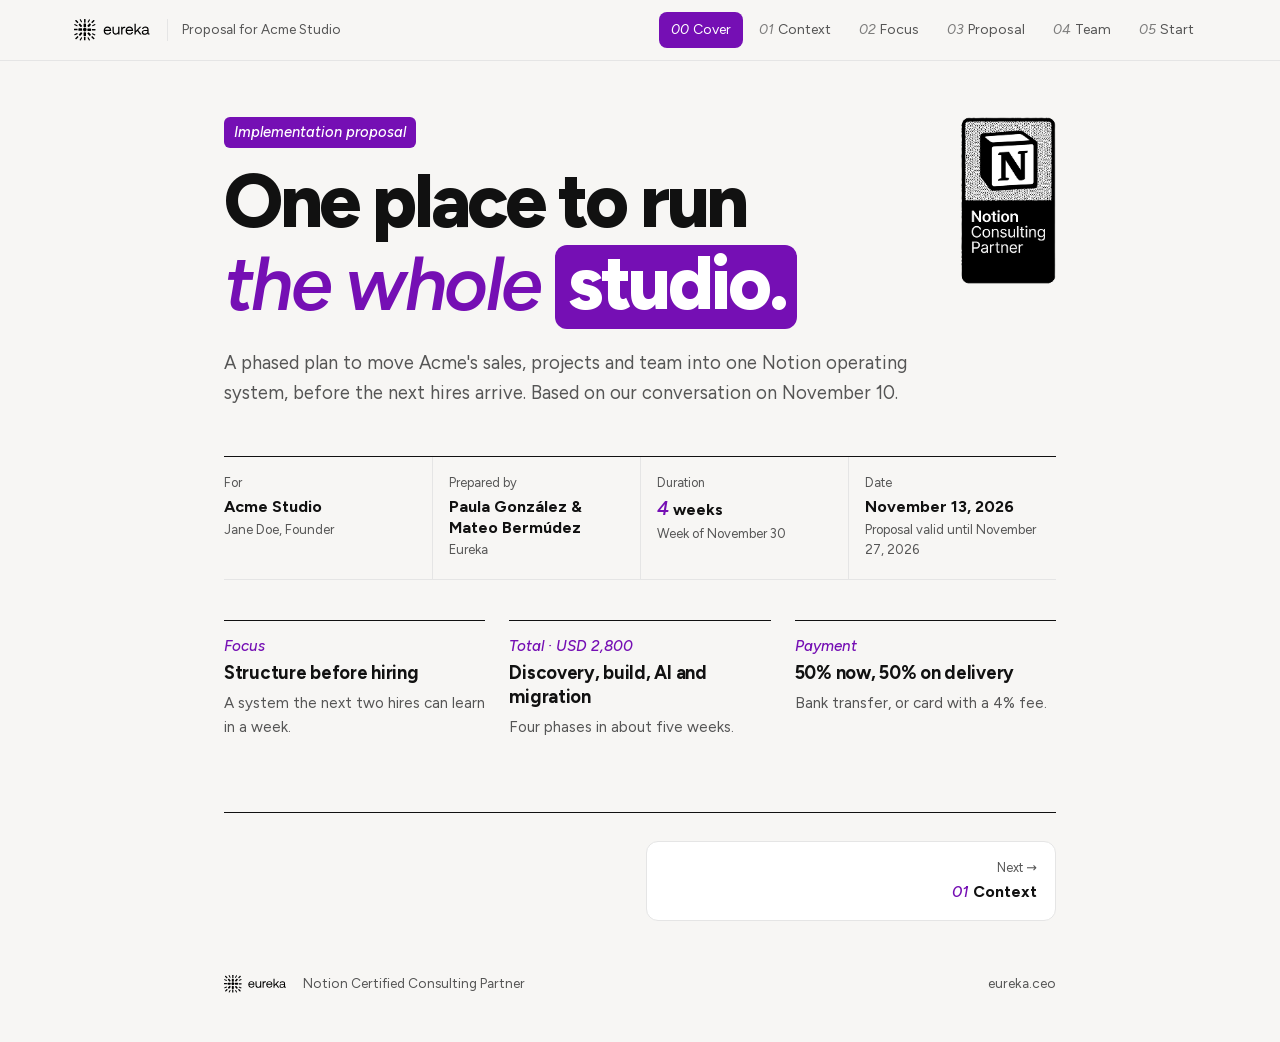
<file: proposals/demo/index.html>
<!DOCTYPE html>
<html lang="en">
<head>
<meta charset="utf-8">
<meta name="viewport" content="width=device-width,initial-scale=1">
<meta name="robots" content="noindex,nofollow">
<title>Proposal · Eureka × Acme Studio</title>
<style>
@font-face{font-family:'Figtree';font-style:normal;font-weight:300 900;font-display:swap;src:url([data-uri]) format('woff2');unicode-range:U+0100-02BA, U+02BD-02C5, U+02C7-02CC, U+02CE-02D7, U+02DD-02FF, U+0304, U+0308, U+0329, U+1D00-1DBF, U+1E00-1E9F, U+1EF2-1EFF, U+2020, U+20A0-20AB, U+20AD-20C0, U+2113, U+2C60-2C7F, U+A720-A7FF}
@font-face{font-family:'Figtree';font-style:normal;font-weight:300 900;font-display:swap;src:url([data-uri]) format('woff2');unicode-range:U+0000-00FF, U+0131, U+0152-0153, U+02BB-02BC, U+02C6, U+02DA, U+02DC, U+0304, U+0308, U+0329, U+2000-206F, U+20AC, U+2122, U+2191, U+2193, U+2212, U+2215, U+FEFF, U+FFFD}
@font-face{font-family:'Figtree';font-style:italic;font-weight:300 900;font-display:swap;src:url([data-uri]) format('woff2');unicode-range:U+0100-02BA, U+02BD-02C5, U+02C7-02CC, U+02CE-02D7, U+02DD-02FF, U+0304, U+0308, U+0329, U+1D00-1DBF, U+1E00-1E9F, U+1EF2-1EFF, U+2020, U+20A0-20AB, U+20AD-20C0, U+2113, U+2C60-2C7F, U+A720-A7FF}
@font-face{font-family:'Figtree';font-style:italic;font-weight:300 900;font-display:swap;src:url([data-uri]) format('woff2');unicode-range:U+0000-00FF, U+0131, U+0152-0153, U+02BB-02BC, U+02C6, U+02DA, U+02DC, U+0304, U+0308, U+0329, U+2000-206F, U+20AC, U+2122, U+2191, U+2193, U+2212, U+2215, U+FEFF, U+FFFD}

:root{
  --paper:#F7F6F4;--card:#FFFFFF;--ink:#111111;--muted:#555555;--line:#E5E5E5;
  --purple:#750FB4;--magenta:#EF53D4;--orange:#FF673E;
  --dark:#111111;--dark-2:#1C1C1C;--dark-line:#2C2C2C;--dark-muted:#9A9A9A;
  color-scheme:light;
}
*,*::before,*::after{box-sizing:border-box}
html{scroll-behavior:smooth}
body{margin:0;background:var(--paper);color:var(--ink);font-family:"Figtree","Helvetica Neue",system-ui,sans-serif;font-size:16px;line-height:1.55;-webkit-font-smoothing:antialiased;text-rendering:optimizeLegibility;overflow-wrap:break-word}
::selection{background:var(--purple);color:#fff}
button{font:inherit;color:inherit;background:none;border:0;cursor:pointer;padding:0}
p{margin:0}
ul{margin:0;padding:0;list-style:none}

/* Top bar */
.top{position:sticky;top:0;z-index:20;background:var(--paper);border-bottom:1px solid var(--line)}
.top-in{max-width:1180px;margin:0 auto;padding:12px 24px;display:flex;align-items:center;gap:20px;justify-content:space-between}
.brand{display:flex;align-items:center;gap:14px;min-width:0;max-width:100%}
.brand svg{height:22px;width:auto;display:block;flex:none}
.brand .sep{width:1px;height:22px;background:var(--line);flex:none}
.brand .who{font-size:.85rem;color:var(--muted);white-space:nowrap;overflow:hidden;text-overflow:ellipsis;min-width:0}
.nav{display:flex;gap:4px;flex-wrap:nowrap}
.nav button{font-size:.88rem;color:var(--muted);padding:7px 12px;border-radius:8px;white-space:nowrap;transition:background .15s,color .15s}
.nav button i{font-style:italic;margin-right:4px;opacity:.75}
.nav button:hover{color:var(--ink);background:#EDECE9}
.nav button.on{background:var(--purple);color:#fff}
.nav button.on i{opacity:1}
@media (max-width:1060px){
  .top-in{flex-direction:column;align-items:flex-start;gap:10px;padding:12px 16px}
  .nav{width:100%;overflow-x:auto;scrollbar-width:none;margin:0 -4px}
  .nav::-webkit-scrollbar{display:none}
}

/* Roadmap timeline */
.rm{background:var(--card);border:1px solid var(--line);border-radius:12px;margin-top:22px;overflow:hidden;width:min(1100px,calc(100vw - 48px));position:relative;left:50%;transform:translateX(-50%)}
@media (max-width:620px){.rm{width:calc(100vw - 32px)}}
.rm-bar{display:flex;align-items:center;gap:12px;padding:20px 24px 14px}
.rm-mark{width:30px;height:30px;color:#000;flex:none}
.rm-mark svg{width:100%;height:100%;display:block}
.rm-title{margin:0;font-size:1.6rem;font-weight:800;letter-spacing:-.03em}
.rm-ill{margin-left:auto;font-size:.78rem;color:var(--muted);font-style:italic}
.rm-scroll{overflow-x:auto;scrollbar-width:thin}
.rm-tl{position:relative;min-width:980px;padding-bottom:14px}
.rm-hd{position:relative;height:62px;border-bottom:1px solid var(--line)}
.rm-mo{position:absolute;top:6px;font-weight:600;font-size:.95rem;white-space:nowrap;padding-left:8px}
.rm-mo small{font-weight:400;color:var(--muted);font-size:.85rem;margin-left:4px}
.rm-wk{position:absolute;top:36px;font-size:.78rem;color:#9A9A9A;transform:translateX(-50%);font-variant-numeric:tabular-nums}
.rm-gl{position:absolute;top:0;bottom:0;width:1px;background:var(--line)}
.rm-gl.rm-ph{background:repeating-linear-gradient(var(--purple) 0 4px,transparent 4px 8px);opacity:.45}
.rm-now{position:absolute;top:30px;bottom:0;width:0;z-index:3}
.rm-now::before{content:"";position:absolute;top:22px;bottom:0;left:-1px;width:2px;background:var(--orange)}
.rm-now b{position:absolute;top:0;left:-12px;width:24px;height:24px;border-radius:50%;background:var(--orange);color:#fff;font-size:.74rem;display:grid;place-items:center}
.rm-body{position:relative}
.rm-row{position:relative;height:46px}
.rm-it{position:absolute;top:5px;height:36px;border-radius:8px;display:flex;align-items:center;gap:8px;padding:0 10px 0 6px;font-size:.88rem;font-weight:600;white-space:nowrap;overflow:hidden;background:color-mix(in srgb,var(--c) 9%,#fff);border:1px solid color-mix(in srgb,var(--c) 28%,#fff);box-shadow:0 1px 2px rgba(0,0,0,.04);transition:transform .15s,box-shadow .15s}
.rm-it:hover{transform:translateY(-1px);box-shadow:0 4px 12px rgba(0,0,0,.08)}
.rm-it i{width:24px;height:24px;border-radius:6px;background:var(--c);color:#fff;display:grid;place-items:center;flex:none}
.rm-it i svg{width:15px;height:15px}
.rm-out{position:absolute;top:5px;height:36px;display:flex;align-items:center;gap:6px;font-size:.88rem;color:var(--muted);white-space:nowrap}
.rm-out b{color:var(--purple);font-weight:700}
.rm-it.disc{justify-content:center;padding:0}
.rm-sh{width:24px;height:24px;object-fit:contain;flex:none}
.rm-lg{display:flex;flex-wrap:wrap;gap:8px 18px;padding:14px 24px 18px;border-top:1px solid var(--line);font-size:.8rem;color:var(--muted)}
.rm-lg span{display:flex;align-items:center;gap:6px}
.rm-lg em{width:10px;height:10px;border-radius:3px;background:var(--c);display:block;font-style:normal}
.rm-lsh{width:14px;height:14px;object-fit:contain}
.rm-lg b{color:var(--ink);font-weight:600}

/* Notion Consulting Partner badge */
.ncp{display:block;background:url([data-uri]) center/contain no-repeat;aspect-ratio:141/245;flex:none}
#cover{position:relative}
.cv-badge{position:absolute;top:56px;right:0;width:96px}
@media (max-width:620px){.cv-badge{width:58px;top:50px}}
.cv-pad{padding-right:120px}
@media (max-width:620px){.cv-pad{padding-right:72px}}
.pp{display:flex;align-items:center;gap:18px;margin-top:28px;padding:16px 20px;background:var(--card);border:1px solid var(--line);border-radius:12px}
.pp .ncp{width:42px}
.pp p{font-size:.95rem;color:var(--muted)}
.pp b{color:var(--ink)}
.ncpc{display:flex;align-items:center;gap:24px;margin-top:28px;padding:22px 24px;background:var(--ink);color:#fff;border-radius:14px}
.ncpc .ncp{width:74px;border-radius:6px;box-shadow:0 0 0 1px rgba(255,255,255,.25)}
.ncpc h3{margin:0;font-size:1.35rem;letter-spacing:-.02em}
.ncpc p{color:#C9C9C9;margin-top:6px;font-size:.95rem}
.cl-row{display:flex;align-items:flex-end;justify-content:space-between;gap:24px;flex-wrap:wrap}
.cl-row .ncp{width:84px}

/* Layout */
.wrap{max-width:880px;margin:0 auto;padding:0 24px}
@media (max-width:620px){.wrap{padding:0 16px}}
.page{display:none;padding:56px 0 24px}
.page.on{display:block;animation:fade .35s ease}
@keyframes fade{from{opacity:0;transform:translateY(6px)}to{opacity:1;transform:none}}
@media (prefers-reduced-motion:reduce){.page.on{animation:none}html{scroll-behavior:auto}}
.sec{margin-top:72px}
.sec-sm{margin-top:40px}
.rule{height:1px;background:var(--ink);margin:44px 0 0}

/* Type */
.label{color:var(--purple);font-weight:600;font-size:.9rem;display:flex;align-items:center;gap:8px}
.label::before{content:"";width:6px;height:6px;border-radius:50%;background:currentColor}
.tag{display:inline-block;background:var(--purple);color:#fff;font-style:italic;font-weight:500;border-radius:6px;padding:4px 10px;font-size:.92rem}
h1{font-size:clamp(2.6rem,7.4vw,4.7rem);font-weight:800;letter-spacing:-.045em;line-height:1;margin:16px 0 0;text-wrap:balance}
h1 em,h2 em{font-style:italic;font-weight:600;color:var(--purple);letter-spacing:-.035em}
h1 .hl{display:inline-block;background:var(--purple);color:#fff;border-radius:12px;padding:.02em .16em .1em;margin-top:.08em}
h2{font-size:clamp(1.6rem,3.6vw,2.15rem);font-weight:800;letter-spacing:-.035em;line-height:1.12;margin:8px 0 0}
h3{font-weight:700;letter-spacing:-.015em;font-size:1.15rem;margin:0;line-height:1.3}
.lede{color:var(--muted);font-size:1.15rem;line-height:1.6;max-width:62ch;margin-top:20px}
.lede b{color:var(--ink);font-weight:600}
.sub{color:var(--muted);margin-top:10px;max-width:64ch}
.sub b{color:var(--ink);font-weight:600}
.cap{color:var(--muted);font-size:.85rem;margin-top:12px;font-style:italic}
.pills{display:flex;flex-wrap:wrap;gap:8px;margin-top:22px}
.pill{border:1px solid var(--ink);border-radius:999px;padding:5px 14px;font-weight:600;font-size:.92rem}
.pill.p{background:var(--purple);border-color:var(--purple);color:#fff}

/* Cover */
.meta{display:grid;grid-template-columns:repeat(4,1fr);border-top:1px solid var(--ink);border-bottom:1px solid var(--line);margin-top:48px}
.meta>div{padding:16px 16px 18px 0}
.meta>div+div{padding-left:16px;border-left:1px solid var(--line)}
.meta .k{font-size:.8rem;color:var(--muted)}
.meta .v{font-weight:700;margin-top:4px;line-height:1.3}
.meta .v em{font-style:italic;font-weight:600;color:var(--purple);font-size:1.2rem}
.meta .d{font-size:.82rem;color:var(--muted);margin-top:2px}
@media (max-width:760px){.meta{grid-template-columns:1fr 1fr}.meta>div:nth-child(3){padding-left:0;border-left:0}.meta>div:nth-child(n+3){border-top:1px solid var(--line)}}
.glance{display:grid;grid-template-columns:repeat(3,1fr);gap:24px;margin-top:20px}
.glance>div{border-top:1px solid var(--ink);padding-top:14px}
.glance .n{font-style:italic;font-weight:500;color:var(--purple);font-size:.95rem}
.glance h3{margin-top:4px}
.glance p{color:var(--muted);font-size:.95rem;margin-top:6px}
@media (max-width:760px){.glance{grid-template-columns:1fr;gap:18px}}

/* Stats */
.stats{display:grid;grid-template-columns:repeat(4,1fr);gap:24px;margin-top:40px}
.stats>div{border-top:1px solid var(--ink);padding-top:14px}
.stats .n{display:block;font-size:2.7rem;font-weight:800;letter-spacing:-.04em;line-height:1;font-variant-numeric:tabular-nums}
.stats .n em{font-style:italic;font-weight:600;color:var(--purple)}
.stats span{display:block;color:var(--ink);font-size:.92rem;margin-top:8px;line-height:1.45}
@media (max-width:760px){.stats{grid-template-columns:1fr 1fr}}

/* Friction cards */
.cards{display:grid;gap:16px;margin-top:22px}
.fc{background:var(--card);border:1px solid var(--line);border-radius:12px;overflow:hidden}
.fc-h{display:flex;align-items:center;gap:18px;padding:20px 24px;border-bottom:1px solid var(--line)}
.fc-h .num{font-size:3rem;font-style:italic;font-weight:300;line-height:.9;letter-spacing:-.04em;flex:none}
.fc-h .k{font-size:.8rem;color:var(--muted)}
.fc-b{padding:20px 24px 24px}
.fc-b .it{font-style:italic;color:var(--muted);font-size:1.1rem;line-height:1.5}
.fc-b p+p{margin-top:12px}
.c-p{color:var(--purple)}.c-m{color:var(--magenta)}.c-o{color:var(--orange)}
.q{margin-top:18px;border-left:3px solid var(--purple);padding:4px 0 4px 16px}
.q p{font-weight:500}
.q .who{font-size:.82rem;color:var(--muted);font-style:italic;margin-top:6px}
.pull{margin-top:72px;border-top:1px solid var(--ink);padding-top:28px}
.pull p{font-size:clamp(1.45rem,3.4vw,2.05rem);font-weight:700;letter-spacing:-.03em;line-height:1.22;max-width:30ch}
.pull p em{font-style:italic;font-weight:600;color:var(--purple)}
.pull .who{color:var(--muted);font-style:italic;margin-top:14px;font-size:.92rem}

/* Cockpit */
.ck{background:var(--dark);color:#fff;border-radius:14px;padding:22px;margin-top:28px}
.ck-top{display:flex;justify-content:space-between;align-items:flex-end;gap:16px;flex-wrap:wrap;padding-bottom:16px;border-bottom:1px solid var(--dark-line)}
.ck-k{font-size:.78rem;color:var(--dark-muted)}
.ck-t{font-weight:800;letter-spacing:-.02em;font-size:1.25rem;margin-top:2px}
.ck-t em{font-style:italic;font-weight:600;color:var(--magenta)}
.ck-chips{display:flex;gap:6px;flex-wrap:wrap}
.ck-chips span{font-size:.78rem;border:1px solid var(--dark-line);color:var(--dark-muted);border-radius:8px;padding:4px 10px}
.ck-chips span.on{background:#fff;color:var(--ink);border-color:#fff;font-weight:600}
.ck-grid{display:grid;grid-template-columns:270px 1fr;gap:22px;margin-top:18px}
@media (max-width:760px){.ck-grid{grid-template-columns:1fr}}
.ck-h{font-size:.8rem;color:var(--dark-muted);display:flex;justify-content:space-between;margin:0 0 8px}
.ck-h b{color:#fff;font-weight:700}
.ck-side>.ck-h:not(:first-child){margin-top:18px}
.ck-item{background:var(--dark-2);border:1px solid var(--dark-line);border-radius:10px;padding:10px 12px}
.ck-item+.ck-item{margin-top:8px}
.ck-item .t{font-size:.88rem;font-weight:600;line-height:1.3}
.ck-item .m{font-size:.74rem;color:var(--dark-muted);margin-top:3px}
.ck-act{display:flex;gap:5px;margin-top:8px}
.ck-act span{font-size:.7rem;border:1px solid var(--dark-line);border-radius:6px;padding:2px 7px;color:#d6d6d6}
.ck-act span.y{background:#fff;color:var(--ink);border-color:#fff;font-weight:600}
.ck-gauges{display:grid;grid-template-columns:repeat(4,1fr);gap:8px}
@media (max-width:480px){.ck-gauges{grid-template-columns:repeat(3,1fr)}}
.g{background:var(--dark-2);border:1px solid var(--dark-line);border-radius:10px;padding:10px 8px 9px;text-align:center;transition:border-color .4s}
.g svg{width:100%;max-width:92px;height:auto;display:block;margin:0 auto}
.g .trk{stroke:var(--dark-line)}
.g .val{stroke:var(--magenta);opacity:0;transition:stroke-dasharray .7s cubic-bezier(.2,.7,.2,1),opacity .3s}
.g.lit .val{opacity:1}
.g .ndl{stroke:#5a5a5a;transition:transform .7s cubic-bezier(.2,.7,.2,1),stroke .4s;transform-origin:40px 44px}
.g .hub{fill:#5a5a5a;transition:fill .4s}
.g .nm{font-size:.78rem;font-weight:600;color:#6f6f6f;margin-top:4px;transition:color .4s;line-height:1.2}
.g .st{font-size:.66rem;color:#5f5f5f;margin-top:2px}
.g.lit{border-color:#3a3a3a}
.g.lit .ndl{stroke:#fff}.g.lit .hub{fill:#fff}
.g.lit .nm{color:#fff}.g.lit .st{color:var(--magenta)}
.ck-foot{display:flex;align-items:center;gap:14px;margin-top:18px;padding-top:16px;border-top:1px solid var(--dark-line);font-size:.88rem;color:var(--dark-muted)}
.ck-foot b{color:#fff}
.ck-bar{flex:1;height:6px;border-radius:999px;background:var(--dark-line);overflow:hidden;max-width:260px}
.ck-bar i{display:block;height:100%;background:var(--magenta);border-radius:999px;transition:width .7s cubic-bezier(.2,.7,.2,1)}
.steps{display:flex;gap:6px;flex-wrap:wrap;margin-top:24px}
.steps button{border:1px solid var(--line);background:var(--card);border-radius:10px;padding:8px 14px;font-size:.9rem;font-weight:500;color:var(--muted)}
.steps button:hover{color:var(--ink);border-color:#cfcfcf}
.steps button.on{background:var(--purple);border-color:var(--purple);color:#fff}
.steps button:focus-visible,.nav button:focus-visible,.pager a:focus-visible{outline:3px solid var(--purple);outline-offset:2px}

/* Three columns with rule */
.cols3{display:grid;grid-template-columns:repeat(3,1fr);gap:24px;margin-top:22px}
.cols3>div{border-top:1px solid var(--ink);padding-top:14px}
.cols3 p{color:var(--muted);font-size:.95rem;margin-top:6px}
@media (max-width:760px){.cols3{grid-template-columns:1fr;gap:18px}}

/* Flow */
.flow{display:grid;grid-template-columns:1fr auto 1fr auto 1fr;gap:10px;align-items:stretch;margin-top:22px}
.fs{background:var(--card);border:1px solid var(--line);border-radius:12px;padding:18px}
.fs .num{font-size:1.9rem;font-style:italic;font-weight:300;line-height:1;color:var(--purple)}
.fs h3{margin-top:10px;font-size:1.05rem}
.fs p{color:var(--muted);font-size:.92rem;margin-top:6px}
.fa{align-self:center;color:var(--muted);font-size:1.2rem}
@media (max-width:760px){.flow{grid-template-columns:1fr}.fa{transform:rotate(90deg);justify-self:center}}

/* Includes */
.inc{display:grid;grid-template-columns:1fr 1fr;border-top:1px solid var(--ink);margin-top:22px}
.inc>div{display:flex;gap:14px;padding:16px 16px 16px 0;border-bottom:1px solid var(--line)}
.inc>div:nth-child(even){padding-left:16px;border-left:1px solid var(--line)}
.inc .n{font-style:italic;font-weight:300;font-size:1.5rem;color:var(--purple);line-height:1;min-width:28px}
.inc h3{font-size:1rem}
.inc p{color:var(--muted);font-size:.9rem;margin-top:3px}
@media (max-width:620px){.inc{grid-template-columns:1fr}.inc>div:nth-child(even){padding-left:0;border-left:0}}

/* Weeks */
.weeks{display:grid;grid-template-columns:1fr 1fr;gap:16px;margin-top:22px}
.wk{background:var(--card);border:1px solid var(--line);border-radius:12px;padding:20px}
.wk .k{font-size:.82rem;color:var(--muted)}
.wk h3{margin-top:2px}
.wk ul{margin-top:12px}
.wk li{position:relative;padding-left:18px;font-size:.94rem}
.wk li+li{margin-top:6px}
.wk li::before{content:"";position:absolute;left:2px;top:.6em;width:6px;height:6px;border-radius:2px;background:var(--purple)}
@media (max-width:620px){.weeks{grid-template-columns:1fr}}

/* Purple box */
.pbox{background:var(--purple);color:#fff;border-radius:12px;padding:26px 28px;margin-top:22px}
.pbox .k{font-size:.85rem;opacity:.85}
.pbox h3{font-size:1.35rem;font-weight:800;letter-spacing:-.025em;margin-top:2px}
.pbox ul{margin-top:14px;display:grid;grid-template-columns:1fr 1fr;gap:8px 24px}
.pbox li{position:relative;padding-left:20px;font-size:.95rem}
.pbox li::before{content:"→";position:absolute;left:0;top:0}
@media (max-width:620px){.pbox ul{grid-template-columns:1fr}.pbox{padding:22px}}

/* Notion window preview */
.nw{background:var(--card);border:1px solid var(--line);border-radius:10px;margin-top:22px;overflow:hidden}
.nw-bar{display:flex;align-items:center;gap:10px;padding:14px 18px 0}
.nw-ic{width:22px;height:22px;border-radius:6px;background:var(--purple);color:#fff;font-size:.72rem;font-weight:700;display:grid;place-items:center;flex:none}
.nw-title{font-weight:800;letter-spacing:-.02em;font-size:1.1rem}
.nw-ill{margin-left:auto;font-size:.75rem;color:var(--muted);font-style:italic}
.nw-tabs{display:flex;gap:16px;padding:10px 18px 0;border-bottom:1px solid var(--line);font-size:.84rem;color:var(--muted)}
.nw-tabs span{padding-bottom:8px}
.nw-tabs span.on{color:var(--ink);font-weight:600;border-bottom:2px solid var(--ink)}
.nw-scroll{overflow-x:auto}
.nw table{width:100%;border-collapse:collapse;font-size:.86rem;min-width:640px}
.nw th{text-align:left;font-weight:500;color:var(--muted);font-size:.78rem;padding:9px 12px;border-bottom:1px solid var(--line);white-space:nowrap}
.nw td{padding:9px 12px;border-bottom:1px solid var(--line);vertical-align:middle}
.nw tr:last-child td{border-bottom:0}
.nw td:first-child,.nw th:first-child{padding-left:18px}
.nw td.nm{font-weight:600}
.nw td.mu{color:var(--muted)}
.chip{display:inline-block;border-radius:4px;padding:1px 7px;font-size:.76rem;font-weight:500;white-space:nowrap}
.ch-p{background:var(--purple);color:#fff}.ch-m{background:var(--magenta);color:#fff}.ch-o{background:var(--orange);color:#fff}.ch-g{background:var(--line);color:var(--ink)}

/* Matrix */
.mx-wrap{display:grid;grid-template-columns:1.1fr 1fr;gap:28px;align-items:center;margin-top:22px}
@media (max-width:760px){.mx-wrap{grid-template-columns:1fr}}
.mx{display:grid;grid-template-columns:22px minmax(0,1fr);grid-template-rows:1fr 22px;gap:6px;min-width:0}
.mx-y{writing-mode:vertical-rl;transform:rotate(180deg);font-size:.78rem;color:var(--muted);text-align:center}
.mx-x{grid-column:2;font-size:.78rem;color:var(--muted);text-align:center}
.mx-g{display:grid;grid-template-columns:minmax(0,1fr) minmax(0,1fr);grid-template-rows:1fr 1fr;gap:6px;aspect-ratio:1.15/1}
.mx-c{background:var(--card);border:1px solid var(--line);border-radius:10px;padding:12px;display:flex;flex-direction:column;gap:6px;min-width:0}
@media (max-width:480px){.mx-g{aspect-ratio:auto}.mx-c{padding:10px;min-height:120px}.mx-c .t{font-size:.86rem}.mx-c .chip{font-size:.7rem}}
.mx-c .t{font-weight:700;font-size:.92rem}
.mx-c .t i{font-weight:500;color:var(--muted);font-size:.78rem;display:block}
.mx-c.hot{border-color:var(--purple);box-shadow:inset 0 0 0 1px var(--purple)}
.mx-c.hot .t{color:var(--purple)}
.mx-c .dots{display:flex;flex-wrap:wrap;gap:4px;margin-top:auto}

/* Month anatomy */
.gantt-s{overflow-x:auto;margin-top:22px}
.gantt{display:grid;grid-template-columns:150px repeat(4,1fr);gap:6px 6px;min-width:600px;background:var(--card);border:1px solid var(--line);border-radius:12px;padding:16px}
.gantt .hd{font-size:.78rem;color:var(--muted);padding-bottom:6px;border-bottom:1px solid var(--line)}
.gantt .rl{grid-column:1;font-weight:600;font-size:.9rem;align-self:center}
.gantt .rl i{display:block;font-weight:400;font-style:normal;color:var(--muted);font-size:.76rem}
.bar{border-radius:8px;padding:8px 10px;font-size:.8rem;font-weight:500;color:#fff;align-self:center}
.b-p{background:var(--purple)}.b-m{background:var(--magenta)}.b-o{background:var(--orange)}.b-i{background:var(--ink)}
.b-l{background:var(--paper);color:var(--ink);border:1px dashed #BDBDBD}
.gantt .sp{grid-column:1/-1;height:1px;background:var(--line);margin:4px 0}

/* Checklist */
.check{margin-top:18px;display:grid;gap:0;border-top:1px solid var(--ink)}
.check li{display:flex;gap:12px;align-items:flex-start;padding:12px 0;border-bottom:1px solid var(--line)}
.check li .ok{width:20px;height:20px;border-radius:6px;background:var(--purple);color:#fff;display:grid;place-items:center;font-size:.75rem;flex:none;margin-top:1px}
.note{border-left:3px solid var(--purple);padding:4px 0 4px 16px;margin-top:22px;color:var(--muted)}
.note b{color:var(--ink);font-weight:600}

/* Pricing */
.price{display:grid;grid-template-columns:1fr 1fr;gap:16px;margin-top:28px}
@media (max-width:760px){.price{grid-template-columns:1fr}}
.pc{background:var(--card);border:1px solid var(--line);border-radius:12px;padding:26px;display:flex;flex-direction:column}
.pc .k{font-size:.85rem;color:var(--muted)}
.pc h3{font-size:1.35rem;font-weight:800;letter-spacing:-.025em;margin-top:2px}
.pc .amt{font-size:2.9rem;font-weight:800;letter-spacing:-.045em;line-height:1;margin-top:22px;font-variant-numeric:tabular-nums}
.pc .amt small{font-size:1rem;font-weight:500;letter-spacing:0;margin-left:4px}
.pc .per{font-size:.9rem;color:var(--muted);margin-top:8px}
.pc ul{margin-top:20px;border-top:1px solid var(--line);padding-top:14px}
.pc li{position:relative;padding-left:22px;font-size:.94rem}
.pc li+li{margin-top:7px}
.pc li::before{content:"✓";position:absolute;left:0;top:0;color:var(--purple);font-weight:700}
.pc .pay{margin-top:auto;padding-top:20px;font-size:.85rem;font-weight:600}
.pc.dk{background:var(--purple);border-color:var(--purple);color:#fff}
.pc.dk .k,.pc.dk .per{color:#fff;opacity:.85}
.pc.dk ul{border-top-color:rgba(255,255,255,.3)}
.pc.dk li::before{color:#fff}
.est{display:grid;grid-template-columns:repeat(3,1fr);gap:24px;margin-top:22px}
.est>div{border-top:1px solid var(--ink);padding-top:14px}
.est .n{font-size:2rem;font-weight:800;letter-spacing:-.04em;line-height:1.05}
.est .n em{font-style:italic;font-weight:600;color:var(--purple)}
.est span{display:block;color:var(--muted);font-size:.9rem;margin-top:6px}
@media (max-width:760px){.est{grid-template-columns:1fr;gap:16px}}
.excl{display:grid;grid-template-columns:1fr 1fr;gap:16px;margin-top:16px}
.excl>div{border-left:3px solid var(--line);padding:2px 0 2px 14px;font-size:.92rem;color:var(--muted)}
.excl b{color:var(--ink);font-weight:600;display:block}
@media (max-width:620px){.excl{grid-template-columns:1fr}}

/* Team */
.team{display:grid;grid-template-columns:repeat(auto-fit,minmax(240px,1fr));gap:16px;margin-top:28px}
@media (max-width:760px){.team{grid-template-columns:1fr}}
.tm{background:var(--card);border:1px solid var(--line);border-radius:12px;padding:22px}
.av{width:52px;height:52px;border-radius:50%;display:grid;place-items:center;color:#fff;font-weight:700;font-size:1.05rem;letter-spacing:-.02em}
.tm h3{margin-top:14px}
.tm .role{font-size:.85rem;color:var(--purple);font-weight:600;margin-top:2px}
.tm p{color:var(--muted);font-size:.92rem;margin-top:8px}
.owner{display:inline-block;background:var(--purple);color:#fff;font-size:.72rem;font-style:italic;font-weight:500;border-radius:6px;padding:2px 8px;margin-left:6px;vertical-align:2px}
.cmp{width:100%;border-collapse:collapse;margin-top:22px;background:var(--card);border:1px solid var(--line);border-radius:12px;overflow:hidden;font-size:.94rem}
.cmp th{text-align:left;font-weight:600;font-size:.85rem;padding:12px 16px;border-bottom:1px solid var(--line);color:var(--muted)}
.cmp th.us{color:var(--purple)}
.cmp td{padding:12px 16px;border-bottom:1px solid var(--line);vertical-align:top}
.cmp tr:last-child td{border-bottom:0}
.cmp td:first-child{font-weight:600;width:24%}
.cmp td:nth-child(2){color:var(--muted);width:34%}
.cmp td.us{font-weight:500}
@media (max-width:620px){.cmp{font-size:.86rem;table-layout:fixed}.cmp th,.cmp td{padding:10px;overflow-wrap:anywhere}.cmp td:first-child{width:26%}.cmp td:nth-child(2){width:32%}}
.next{margin-top:22px;border-top:1px solid var(--ink)}
.next li{display:grid;grid-template-columns:190px 1fr;gap:16px;padding:16px 0;border-bottom:1px solid var(--line)}
.next .when{font-style:italic;font-weight:600;color:var(--purple)}
.next h3{font-size:1.02rem}
.next p{color:var(--muted);font-size:.92rem;margin-top:2px}
@media (max-width:620px){.next li{grid-template-columns:1fr;gap:4px}}
.close{margin-top:72px;text-align:left}
.close h2{font-size:clamp(2.2rem,6vw,3.6rem);letter-spacing:-.045em;line-height:1}

/* Pager + footer */
.pager{display:grid;grid-template-columns:1fr 1fr;gap:12px;margin-top:72px;padding-top:28px;border-top:1px solid var(--ink)}
.pager a{display:block;background:var(--card);border:1px solid var(--line);border-radius:12px;padding:16px 18px;text-decoration:none;color:var(--ink);transition:border-color .15s}
.pager a:hover{border-color:var(--purple)}
.pager .k{font-size:.8rem;color:var(--muted)}
.pager .t{font-weight:700;margin-top:2px}
.pager .t i{font-style:italic;font-weight:500;color:var(--purple);margin-right:4px}
.pager .nx{text-align:right;grid-column:2}
@media (max-width:620px){.pager{grid-template-columns:1fr}.pager .nx{grid-column:1}}
.foot{max-width:880px;margin:0 auto;padding:28px 24px 48px;display:flex;align-items:center;gap:14px;flex-wrap:wrap;color:var(--muted);font-size:.85rem}
.foot svg{height:18px;width:auto}
.foot .r{margin-left:auto}
@media (max-width:620px){.foot{padding:28px 16px 40px}.foot .r{margin-left:0}}

/* Price first */
.ph{background:var(--purple);color:#fff;border-radius:12px;padding:26px 28px;margin-top:26px}
.ph-top{display:flex;flex-wrap:wrap;align-items:flex-end;gap:12px 32px}
.ph-amt{font-size:clamp(2.8rem,7vw,4.2rem);font-weight:800;letter-spacing:-.045em;line-height:.95;font-variant-numeric:tabular-nums;white-space:nowrap}
.ph-amt small{font-size:1.1rem;font-weight:500;letter-spacing:0;margin-left:6px;white-space:nowrap}
.ph-meta{font-size:.98rem;line-height:1.5;max-width:44ch;padding-bottom:4px}
.ph-meta b{font-weight:700}
.ph-row{display:grid;grid-template-columns:repeat(3,1fr);gap:20px;margin-top:24px}
.ph-row>div{border-top:1px solid rgba(255,255,255,.45);padding-top:12px}
.ph-row .n{font-size:1.45rem;font-weight:800;letter-spacing:-.03em;line-height:1.1}
.ph-row span{display:block;font-size:.86rem;opacity:.88;margin-top:4px}
.stats.s3{grid-template-columns:repeat(3,1fr)}
@media (max-width:760px){.stats.s3{grid-template-columns:1fr 1fr 1fr;gap:16px}.stats.s3 .n{font-size:2.2rem}}
@media (max-width:420px){.stats.s3{grid-template-columns:1fr}}
.ph-row4{grid-template-columns:repeat(4,1fr)}
@media (max-width:900px){.ph-row4{grid-template-columns:repeat(2,1fr)}}
@media (max-width:620px){.ph{padding:22px}.ph-row{grid-template-columns:1fr;gap:12px}.ph-amt{white-space:normal}}
/* Cockpit, Notion dashboard style */
.cp{--nk:#37352F;--nm:#787774;--nl:#EDECE9;background:#fff;border:1px solid var(--line);border-radius:14px;margin-top:28px;overflow:hidden;width:min(1100px,calc(100vw - 48px));position:relative;left:50%;transform:translateX(-50%);box-shadow:0 12px 40px rgba(17,17,17,.06);color:var(--nk)}
@media (max-width:620px){.cp{width:calc(100vw - 32px)}}
.cp-win{display:flex;align-items:center;gap:14px;background:#F7F6F3;border-bottom:1px solid var(--nl);padding:0 16px;height:40px}
.cp-dots{display:flex;gap:7px}.cp-dots i{width:11px;height:11px;border-radius:50%;background:#DDDBD6}
.cp-tab{align-self:flex-end;background:#fff;border:1px solid var(--nl);border-bottom:0;border-radius:8px 8px 0 0;padding:8px 18px;font-size:.8rem;margin-bottom:-1px}
.cp-crumb{display:flex;align-items:center;gap:8px;padding:12px 28px 0;font-size:.82rem;color:var(--nm)}
.cp-crumb b{font-weight:500;color:var(--nk)}
.cp-crumb .r{margin-left:auto;letter-spacing:2px;font-weight:700}
.cp-main{padding:26px 48px 34px}
@media (max-width:760px){.cp-main{padding:20px 18px 26px}.cp-crumb{padding:12px 18px 0}}
.cp-h{font-size:2.3rem;font-weight:800;letter-spacing:-.035em;margin:0;line-height:1.1}
.cp-views{display:flex;align-items:center;gap:6px;margin-top:16px;flex-wrap:wrap}
.cp-views span{display:flex;align-items:center;gap:7px;padding:6px 13px;border-radius:999px;font-size:.88rem;color:var(--nm);font-weight:500}
.cp-views span.on{background:#F1F0EE;color:var(--nk);font-weight:600}
.cp-views svg{width:15px;height:15px}
.cp-views .co{margin-left:auto;font-size:.8rem;border:1px solid var(--nl);border-radius:7px;padding:5px 11px}
.cp-g{display:grid;gap:22px 22px;margin-top:22px}
.cp-g.r1{grid-template-columns:minmax(0,1.35fr) minmax(0,1fr) minmax(0,1fr)}
.cp-g.r2{grid-template-columns:minmax(0,1.7fr) minmax(0,1fr)}
@media (max-width:900px){.cp-g.r1,.cp-g.r2{grid-template-columns:minmax(0,1fr)}}
.cp-w>h5{margin:0 0 9px 4px;font-size:.86rem;font-weight:500;color:var(--nm);display:flex;align-items:center;gap:7px}
.cp-w>h5 svg{width:15px;height:15px;color:var(--nk)}
.cp-c{border:1px solid var(--nl);border-radius:12px;padding:16px 16px 12px;height:calc(100% - 30px);min-height:206px;position:relative;box-shadow:0 1px 2px rgba(0,0,0,.03)}
.cp-c svg.ch{width:100%;height:auto;display:block;overflow:visible}
.ax{font-size:10px;fill:#9B9A97;font-family:inherit}
.gl{stroke:#EDECE9;stroke-dasharray:3 3}
.ln{fill:none;stroke-width:2.2;stroke-linecap:round;stroke-linejoin:round;transition:opacity .5s}
.cp-lg{display:flex;gap:14px;flex-wrap:wrap;justify-content:center;font-size:.78rem;color:var(--nm);margin-top:8px}
.cp-lg span{display:flex;align-items:center;gap:6px}
.cp-lg i{width:9px;height:9px;border-radius:2px}
.cp-empty{position:absolute;inset:0;display:grid;place-items:center;font-size:.82rem;color:#9B9A97;font-style:italic;pointer-events:none}
.dn-t{font-size:30px;font-weight:800;fill:var(--nk);letter-spacing:-1px;font-family:inherit}
.dn-s{font-size:10px;fill:var(--nm);font-family:inherit}
.dn-seg{transition:stroke-dasharray .7s cubic-bezier(.2,.7,.2,1),stroke-dashoffset .7s cubic-bezier(.2,.7,.2,1)}
.bar{transition:height .7s cubic-bezier(.2,.7,.2,1),y .7s cubic-bezier(.2,.7,.2,1)}
.ld-s{overflow-x:auto;scrollbar-width:thin}
.ld{display:grid;grid-template-columns:repeat(12,minmax(38px,1fr));gap:4px;min-width:500px;align-items:end;height:100%}
.ld-c{display:flex;flex-direction:column;align-items:center;gap:6px}
.ld-n{font-size:.78rem;color:var(--nk);font-variant-numeric:tabular-nums;height:16px}
.ld-b{width:18px;height:120px;display:flex;flex-direction:column-reverse;border-radius:3px;overflow:hidden;background:#F1F0EE}
.ld-b i{display:block;transition:height .7s cubic-bezier(.2,.7,.2,1)}
.ld-f{width:42px;height:42px;border-radius:50%;background:#fff;box-shadow:0 0 0 1px #EDECE9;transition:opacity .4s}
.ld-d{font-size:.66rem;color:var(--nm);letter-spacing:.02em}
.ld-c.off .ld-f{opacity:.28}.ld-c.off .ld-b{background:repeating-linear-gradient(45deg,#F1F0EE 0 3px,#fff 3px 6px)}
.mt2{display:grid;grid-template-columns:repeat(4,minmax(0,1fr));gap:10px}
@media (max-width:900px){.mt2{grid-template-columns:repeat(2,minmax(0,1fr))}}
.m2{border:1px solid #EDECE9;border-radius:10px;padding:10px 12px 8px;background:#fff;transition:background .3s}
.m2-h{display:flex;align-items:center;gap:7px;font-size:.76rem;color:var(--nm)}
.m2-h img{width:22px;height:22px;border-radius:50%;box-shadow:0 0 0 1px #EDECE9}
.m2-h b{color:var(--nk);font-weight:600;white-space:nowrap;overflow:hidden;text-overflow:ellipsis}
.m2-v{display:flex;align-items:baseline;gap:7px;margin-top:6px}
.m2-v strong{font-size:1.35rem;font-weight:800;letter-spacing:-.03em;font-variant-numeric:tabular-nums;line-height:1}
.m2-d{font-size:.7rem;color:#1C7C54;background:#E8F4EE;border-radius:999px;padding:1px 7px;font-weight:600}
.m2-k{font-size:.72rem;color:var(--nm);margin-top:3px;white-space:nowrap;overflow:hidden;text-overflow:ellipsis}
.m2 svg{width:100%;height:34px;display:block;margin-top:6px;overflow:visible}
.m2.off{background:#FBFBFA;border-style:dashed}
.m2.off .m2-h img{opacity:.3}.m2.off .m2-h b{color:var(--nm)}
.m2.off strong{font-size:.8rem;font-weight:500;color:#9B9A97;letter-spacing:0}
.ap{list-style:none;margin:0;padding:0}
.ap li{display:flex;align-items:center;gap:10px;padding:8px 2px;font-size:.88rem}
.ap li+li{border-top:1px solid #F4F3F1}
.ap .ic{width:22px;height:22px;flex:none}
.ap .t{flex:1;min-width:0;white-space:nowrap;overflow:hidden;text-overflow:ellipsis;font-weight:500}
.ap .t small{display:block;font-size:.72rem;color:var(--nm);font-weight:400}
.pill{display:flex;align-items:center;gap:5px;border-radius:999px;padding:2px 9px 2px 7px;font-size:.74rem;white-space:nowrap;font-weight:500}
.pill:before{content:"";width:7px;height:7px;border-radius:50%;background:currentColor}
.ap .pill{border:0;margin:0}
.p-rev{background:#FDEBEC;color:#C4314B}.p-pen{background:#FBF1DE;color:#B07A12}.p-ok{background:#E8F4EE;color:#1C7C54}
.ap-e{font-size:.82rem;color:#9B9A97;font-style:italic;padding:30px 0;text-align:center}
.cp-foot{display:flex;align-items:center;gap:12px;padding:12px 28px;border-top:1px solid var(--nl);font-size:.82rem;color:var(--nm);background:#FBFBFA}
.cp-foot b{color:var(--nk)}
.cp-bar{flex:1;max-width:240px;height:6px;border-radius:999px;background:var(--nl);overflow:hidden}
.cp-bar i{display:block;height:100%;width:0;background:var(--purple);border-radius:999px;transition:width .7s cubic-bezier(.2,.7,.2,1)}
@media (max-width:620px){.cp-foot{padding:12px 18px}}

/* ===== Template additions (scope builder, focus, included/excluded, clients) ===== */
.stats.s2{grid-template-columns:repeat(2,1fr)}
@media (max-width:620px){.stats.s2{grid-template-columns:1fr}}

/* Focus: what they asked vs what we recommend */
.fx{display:grid;grid-template-columns:1fr 1fr;gap:14px;margin-top:28px}
.fx-c{background:var(--card);border:1px solid var(--line);border-radius:12px;padding:22px 24px}
.fx-c.on{background:var(--purple);border-color:var(--purple);color:#fff}
.fx-c .k{font-size:.85rem;color:var(--muted)}
.fx-c.on .k{color:#fff;opacity:.8}
.fx-c ul{margin-top:12px}
.fx-c li{padding:9px 0;border-top:1px solid var(--line);font-size:.98rem}
.fx-c.on li{border-top-color:rgba(255,255,255,.25)}
@media (max-width:760px){.fx{grid-template-columns:1fr}}

/* Phases and totals */
.sps{display:grid;gap:12px;margin-top:18px}
.sp{background:var(--card);border:1px solid var(--line);border-radius:12px;padding:20px 22px}
.sp-h{display:grid;grid-template-columns:auto 1fr auto;gap:16px;align-items:start}
.sp-n{font-style:italic;font-weight:300;font-size:1.5rem;color:var(--purple);line-height:1;min-width:28px}
.sp-t h3{margin:6px 0 0;font-size:1.2rem;font-weight:800;letter-spacing:-.02em}
.sp-t p{color:var(--muted);font-size:.93rem;margin-top:4px;max-width:58ch}
.sp-tag{display:inline-block;font-size:.7rem;font-weight:500;border-radius:4px;padding:1px 7px;white-space:nowrap}
.t-essential{background:var(--purple);color:#fff}
.t-recommended{background:var(--magenta);color:#fff}
.t-optional{background:var(--line);color:var(--ink)}
.sp-p{text-align:right;display:flex;flex-direction:column;align-items:flex-end;gap:4px}
.sp-amt{font-size:1.5rem;font-weight:800;letter-spacing:-.03em;font-variant-numeric:tabular-nums;white-space:nowrap}
.sp-wk{font-size:.82rem;color:var(--muted)}
.sp-lock{font-size:.78rem;font-weight:600;color:var(--purple);margin-top:6px}
.sp-body{margin:14px 0 0 44px}
.sp-body.has-vis{display:grid;grid-template-columns:minmax(0,1fr) 300px;gap:28px;align-items:start}
.sp-dl{display:grid;grid-template-columns:1fr;gap:8px;max-width:680px}
.sp-dl li{font-size:.9rem;padding-left:16px;position:relative}
.sp-dl li:before{content:"";position:absolute;left:0;top:.6em;width:6px;height:6px;border-radius:2px;background:var(--purple)}
.sp-sum{display:grid;grid-template-columns:repeat(3,1fr);gap:20px;margin-top:14px;background:var(--purple);color:#fff;border-radius:12px;padding:26px 28px}
.sp-sum .k{font-size:.85rem;opacity:.85}
.sp-sum>div{border-top:1px solid rgba(255,255,255,.45);padding-top:12px}
.sp-sum .v{font-size:1.7rem;font-weight:800;letter-spacing:-.03em;margin-top:2px;font-variant-numeric:tabular-nums}
.sp-sum p{grid-column:1/-1;font-size:.9rem;opacity:.9}
@media (max-width:760px){
  .sp-h{grid-template-columns:auto 1fr}
  .sp-p{grid-column:1/-1;flex-direction:row;align-items:center;justify-content:space-between;text-align:left}
  .sp-dl{grid-template-columns:1fr;margin-left:0}
  .sp-sum{grid-template-columns:1fr 1fr}
}

/* Included / not included */
.ie{display:grid;grid-template-columns:1fr 1fr;gap:28px}
.ie .label.lx{color:var(--muted)}
.ie .excl{grid-template-columns:1fr;margin-top:22px;gap:12px}
@media (max-width:760px){.ie{grid-template-columns:1fr}}

/* Client logos (placeholders until real logos are added) */
.cls{display:grid;grid-template-columns:repeat(4,1fr);gap:10px;margin-top:16px}
.cl{aspect-ratio:2/1;border:1px dashed #CFCBD6;border-radius:12px;display:grid;place-items:center;background:var(--card)}
.cl span{font-size:.78rem;color:#9A9A9A}
@media (max-width:620px){.cls{grid-template-columns:repeat(2,1fr)}}

/* Scope summary inside the accept block */
.acc-items{margin-top:14px;border-top:1px solid var(--ink)}
.acc-items li{display:flex;align-items:baseline;gap:12px;padding:9px 0;border-bottom:1px solid var(--line);font-size:.95rem}
.acc-items li .n{font-style:italic;font-weight:300;color:var(--purple);min-width:24px}
.acc-items li .nm{flex:1;min-width:0;font-weight:600}
.acc-items li .pr{font-variant-numeric:tabular-nums;font-weight:600;white-space:nowrap}
.acc-items li.tot{border-bottom:0;padding-top:12px}
.acc-items li.tot .nm,.acc-items li.tot .pr{font-weight:800;font-size:1.05rem}
.acc-scope-card h3{margin:0;font-size:1.1rem;font-weight:800;letter-spacing:-.02em}
.acc.done .acc-scope-card{margin-top:16px}
.acc-mail{margin-top:10px;font-size:.88rem;color:#14583C}
.clcs{display:grid;grid-template-columns:repeat(auto-fit,minmax(150px,1fr));gap:12px;margin-top:16px}
.clc{display:flex;flex-direction:column;background:var(--card);border:1px solid var(--line);border-radius:14px;padding:18px 18px 14px;color:var(--ink);text-decoration:none;transition:border-color .15s}
.clc:hover{border-color:#cfcfcf}
.clc-logo{height:64px;display:flex;align-items:center}
.clc-logo img{max-height:46px;max-width:100%;object-fit:contain;display:block}
.clc-meta{margin-top:14px;padding-top:12px;border-top:1px solid var(--line);display:flex;flex-direction:column;gap:2px}
.clc-meta b{font-size:.86rem;font-weight:600}
.clc-meta span{font-size:.8rem;color:var(--muted)}
@media (max-width:620px){.clcs{grid-template-columns:1fr 1fr}.clc:last-child:nth-child(odd){grid-column:span 2}}
.clc-meta i{font-style:normal;font-size:.68rem;letter-spacing:.06em;text-transform:uppercase;color:var(--muted);margin-bottom:2px}

/* Example of the deliverable: up to three screenshots as tilted, overlapping cards */
.ex{margin-top:22px;padding:26px 0 64px;overflow:hidden}
.ex-stage{position:relative;aspect-ratio:16/9.6;perspective:2200px;max-width:820px;margin:0 auto}
.ex-c{position:absolute;margin:0;border-radius:14px;overflow:hidden;background:#fff;border:1px solid var(--line);box-shadow:0 34px 60px -26px rgba(17,17,17,.34),0 10px 22px -12px rgba(17,17,17,.16);transform-origin:center}
.ex-c img{display:block;width:100%;height:100%;object-fit:cover;object-position:top left}
.ex-1{left:3%;top:2%;width:56%;aspect-ratio:4/3.1;transform:rotateX(9deg) rotateY(15deg) rotateZ(3deg);z-index:1}
.ex-2{right:3%;top:30%;width:54%;aspect-ratio:4/3.1;transform:rotateX(7deg) rotateY(-13deg) rotateZ(2deg);z-index:3}
.ex-3{left:14%;bottom:1%;width:46%;aspect-ratio:16/5.6;transform:rotateX(8deg) rotateY(12deg) rotateZ(-3deg);z-index:2}
.ex-n2 .ex-1{left:6%;top:3%;width:58%}
.ex-n2 .ex-2{top:26%;width:56%}
.ex-n1 .ex-stage{aspect-ratio:auto}
.ex-n1 .ex-1{position:relative;left:auto;top:auto;width:78%;margin:0 auto;transform:rotateX(8deg) rotateY(-10deg) rotateZ(2deg)}
.ex-cap{color:var(--muted);font-size:.93rem;max-width:62ch;margin-top:6px}
@media (max-width:620px){.ex-stage{aspect-ratio:1/1.02}.ex-1{width:74%;left:1%}.ex-2{width:72%;top:33%;right:1%}.ex-3{width:66%;left:4%}}
.sp-you{margin-top:16px;padding-top:14px;border-top:1px dashed #D6D3CD}
.sp-you-k{font-size:.7rem;font-weight:600;letter-spacing:.06em;text-transform:uppercase;color:var(--ink);margin-bottom:8px}
.sp-you ul{display:grid;gap:6px}
.sp-you li{font-size:.88rem;color:var(--muted);padding-left:18px;position:relative}
.sp-you li:before{content:"";position:absolute;left:0;top:.42em;width:9px;height:9px;border-radius:50%;border:1.5px solid var(--ink)}
.sp-vis{margin:0}
.sp-vis svg{display:block;width:100%;height:auto}
.sp-vis figcaption{font-size:.72rem;font-style:italic;color:var(--muted);margin-top:6px;text-align:right}
@media (max-width:760px){.sp-body{margin-left:0}.sp-body.has-vis{grid-template-columns:1fr;gap:18px}.sp-vis{max-width:360px}}
.sps.wide{width:min(1100px,calc(100vw - 48px));position:relative;left:50%;transform:translateX(-50%)}
.sp-v2.has-vis{display:grid;grid-template-columns:minmax(0,1.1fr) minmax(0,1fr);gap:32px;align-items:start;margin:18px 0 0}
.sp-v2:not(.has-vis){margin-left:44px}
.sp-v2:not(.has-vis) .sp-gets{grid-template-columns:repeat(3,1fr)}
.sp-v2 .sp-vis{background:var(--paper);border-radius:10px;padding:16px 16px 10px}
.sp-k{font-size:.7rem;font-weight:600;letter-spacing:.06em;text-transform:uppercase;margin-bottom:10px}
.sp-gets{display:grid;grid-template-columns:1fr 1fr;gap:8px}
.sp-gets li{display:flex;gap:8px;align-items:flex-start;background:var(--paper);border-radius:8px;padding:10px 12px;font-size:.88rem;font-weight:600;line-height:1.3}
.sp-gets .sp-ck{color:var(--purple);font-weight:800}
.sp-you2{display:flex;flex-wrap:wrap;align-items:center;gap:6px 8px;margin-top:16px;padding-top:14px;border-top:1px dashed #D6D3CD}
.sp-you2 .sp-you-k{margin:0 4px 0 0}
.sp-you2 .yp{font-size:.82rem;border:1px solid var(--line);border-radius:999px;padding:3px 10px;color:var(--ink);background:var(--card)}
.sp-more{margin-top:14px}
.sp-more summary{cursor:pointer;font-size:.85rem;font-weight:600;color:var(--purple);list-style:none;display:inline-flex;align-items:center;gap:6px}
.sp-more summary::-webkit-details-marker{display:none}
.sp-more summary:before{content:"+";display:inline-grid;place-items:center;width:18px;height:18px;border-radius:50%;border:1.5px solid var(--purple);font-size:.8rem;line-height:1}
.sp-more[open] summary:before{content:"−"}
.sp-more dl{margin:12px 0 0;display:grid;gap:10px}
.sp-more dt{font-size:.86rem;font-weight:700}
.sp-more dd{margin:2px 0 0;font-size:.86rem;color:var(--muted)}
@media (max-width:760px){.sps.wide{width:calc(100vw - 32px)}.sp-v2.has-vis{grid-template-columns:1fr;gap:18px}.sp-v2:not(.has-vis){margin-left:0}.sp-v2:not(.has-vis) .sp-gets{grid-template-columns:1fr}.sp-gets li{padding:9px 10px;font-size:.84rem}}
.sp-k{display:flex;align-items:baseline;gap:10px;flex-wrap:wrap}
.sp-hint{font-size:.72rem;font-weight:400;letter-spacing:0;text-transform:none;color:var(--muted)}
.sp-gets li[tabindex]{position:relative;cursor:help;display:grid;grid-template-columns:auto 1fr;column-gap:8px;align-items:start}
.sp-gets li[tabindex] .sp-h{text-decoration:underline dotted #B9B6B0;text-underline-offset:4px}
.sp-gets li[tabindex]:hover,.sp-gets li[tabindex]:focus{background:#EFEDEA;outline:none}
.sp-gets .tip{display:none;position:absolute;z-index:20;top:calc(100% + 6px);left:0;width:300px;background:var(--ink);color:#fff;font-weight:400;font-size:.82rem;line-height:1.45;border-radius:8px;padding:10px 12px;box-shadow:0 8px 24px rgba(0,0,0,.18)}
.sp-gets li:nth-child(3n) .tip{left:auto;right:0}
.sp-gets li[tabindex]:hover .tip,.sp-gets li[tabindex]:focus .tip{display:block}
@media (max-width:760px),(hover:none){
  .sp-gets li[tabindex]:focus{grid-column:1/-1}
  .sp-gets li[tabindex]:hover:not(:focus) .tip{display:none}
  .sp-gets .tip{position:static;width:auto;grid-column:2;margin-top:6px;background:none;color:var(--muted);box-shadow:none;padding:0}
}
.sp-co{margin-top:18px;background:#F6EEFB;border:1px solid #E7D5F3;border-radius:12px;padding:18px 20px}
.sp-co-k{font-size:.7rem;font-weight:600;letter-spacing:.06em;text-transform:uppercase;color:var(--purple)}
.sp-co h4{margin:4px 0 0;font-size:1.05rem;font-weight:800;letter-spacing:-.01em}
.sp-co p{margin-top:4px;font-size:.9rem;color:var(--muted)}
.sp-co ul{display:grid;grid-template-columns:repeat(auto-fit,minmax(200px,1fr));gap:10px;margin-top:14px}
.sp-co li{background:var(--card);border-radius:10px;padding:14px 16px;display:grid;grid-template-columns:auto 1fr;grid-template-areas:"i a" ". q";column-gap:12px;row-gap:4px;align-items:start;align-content:start}
.sp-co .co-i{grid-area:i;width:20px;height:20px;object-fit:contain;align-self:center}
.sp-co .co-a{grid-area:a}.sp-co .co-q{grid-area:q}
.sp-co .co-q{font-size:.9rem;font-weight:600;line-height:1.35}
.sp-co .co-q:before{content:"“"}.sp-co .co-q:after{content:"”"}
.sp-co .co-a{font-size:.7rem;font-weight:600;letter-spacing:.05em;text-transform:uppercase;color:var(--purple)}
.sp-co-note{margin-top:12px;font-size:.78rem;color:var(--muted);font-style:italic}
@media (max-width:760px){.sp-co ul{grid-template-columns:1fr}.sp-co{padding:16px}}

/* Accept proposal: CTA, acceptance form, payment details, kickoff */
.acc{margin-top:72px;scroll-margin-top:110px}
.acc-card{margin-top:22px;background:var(--card);border:1px solid var(--line);border-radius:12px;overflow:hidden}
.acc-sum{display:grid;grid-template-columns:1fr auto;gap:24px;align-items:end;padding:24px 26px}
.acc-sum .k{font-size:.82rem;color:var(--muted)}
.acc-sum h3{margin:2px 0 0;font-size:1.15rem;font-weight:800;letter-spacing:-.02em}
.acc-amt{font-size:2.2rem;font-weight:800;letter-spacing:-.04em;line-height:1;margin-top:12px;font-variant-numeric:tabular-nums}
.acc-amt small{font-size:.95rem;font-weight:500;letter-spacing:0;color:var(--muted);margin-left:6px}
.acc-sum p{color:var(--muted);font-size:.92rem;margin-top:6px}
.acc-btn{background:var(--purple);color:#fff;border-radius:10px;padding:14px 22px;font-weight:700;font-size:1rem;white-space:nowrap;transition:transform .15s,box-shadow .15s;display:inline-flex;align-items:center;gap:8px;text-decoration:none}
.acc-btn:hover{background:#5E0C91}
.acc-btn:focus-visible{outline:3px solid var(--purple);outline-offset:3px}
.acc-btn.ghost{background:var(--card);color:var(--ink);border:1px solid var(--line)}
.acc-btn.ghost:hover{background:var(--card);border-color:var(--purple)}
.acc-form{border-top:1px solid var(--line);padding:22px 26px 26px;background:#FBFAFC;display:none}
.acc.open .acc-form{display:block}
.acc.open .acc-sum .acc-btn{display:none}
.acc-grid{display:grid;grid-template-columns:repeat(2,minmax(0,1fr));gap:12px}
.acc-f label{display:block;font-size:.8rem;font-weight:600;margin-bottom:5px}
.acc-f input{width:100%;font:inherit;font-size:.95rem;padding:10px 12px;border:1px solid #D9D6DE;border-radius:8px;background:#fff;color:var(--ink)}
.acc-f input:focus{outline:2px solid var(--purple);outline-offset:0;border-color:var(--purple)}
.acc-ck{display:flex;gap:10px;align-items:flex-start;margin-top:16px;font-size:.92rem}
.acc-ck input{width:18px;height:18px;margin-top:2px;accent-color:var(--purple);flex:none}
.acc-ck a,.acc-terms summary{color:var(--purple);font-weight:600;cursor:pointer}
.acc-terms{margin-top:10px;font-size:.85rem;color:var(--muted)}
.acc-terms ul{margin:8px 0 0 18px;list-style:disc}
.acc-terms li+li{margin-top:4px}
.acc-row{display:flex;align-items:center;gap:14px;margin-top:18px;flex-wrap:wrap}
.acc-err{color:#C4314B;font-size:.85rem}
.acc-done{display:none}
.acc.done .acc-card{display:none}
.acc.done .acc-done{display:block}
.acc-ok{display:flex;align-items:center;gap:12px;margin-top:22px;background:var(--card);border:1px solid var(--line);border-left:3px solid var(--purple);border-radius:12px;padding:14px 18px;font-size:.95rem;font-weight:600}
.acc-ok i{width:22px;height:22px;border-radius:6px;background:var(--purple);color:#fff;font-size:.8rem;display:grid;place-items:center;font-style:normal;font-weight:800;flex:none}
.acc-steps{display:grid;gap:14px;margin-top:16px}
.acc-step{background:var(--card);border:1px solid var(--line);border-radius:12px;padding:22px 24px}
.acc-step-h{display:flex;align-items:center;gap:12px}
.acc-step-h .n{font-style:italic;font-weight:300;font-size:1.5rem;color:var(--purple);line-height:1;min-width:28px;flex:none}
.acc-step-h h3{margin:0;font-size:1.1rem;font-weight:800;letter-spacing:-.02em}
.acc-step-h .demo{margin-left:auto;white-space:nowrap;font-size:.7rem;font-weight:500;color:#fff;background:var(--orange);border-radius:4px;padding:1px 7px}
.acc-pay{display:grid;grid-template-columns:200px 1fr;gap:20px;margin-top:16px}
.acc-pay .amt{font-size:1.8rem;font-weight:800;letter-spacing:-.04em;line-height:1}
.acc-pay .k{font-size:.78rem;color:var(--muted);margin-top:4px}
.acc-ref{margin-top:14px;display:inline-block;background:var(--purple);color:#fff;font-style:italic;font-weight:500;border-radius:6px;padding:4px 10px;font-size:.92rem;font-variant-numeric:tabular-nums}
.acc-tabs{display:flex;gap:6px;margin-bottom:10px}
.acc-tabs button{border:1px solid var(--line);background:var(--card);border-radius:10px;padding:7px 13px;font-size:.85rem;font-weight:500;color:var(--muted)}
.acc-tabs button:hover{color:var(--ink);border-color:#cfcfcf}
.acc-tabs button.on{background:var(--purple);border-color:var(--purple);color:#fff}
.acc-bank{border:1px solid var(--line);border-radius:10px}
.acc-bank div{display:flex;align-items:center;gap:12px;padding:9px 12px;font-size:.9rem}
.acc-bank div+div{border-top:1px solid var(--line)}
.acc-bank dt{color:var(--muted);width:130px;flex:none;font-size:.82rem}
.acc-bank dd{margin:0;font-weight:600;flex:1;min-width:0;overflow-wrap:anywhere;font-variant-numeric:tabular-nums}
.acc-copy{font-size:.75rem;color:var(--purple);font-weight:600;padding:2px 6px;border-radius:6px}
.acc-copy:hover{background:var(--line)}
.acc-note{font-size:.85rem;color:var(--muted);margin-top:10px}
.acc-step p{color:var(--muted);font-size:.93rem;margin-top:10px}
.acc-step .acc-btn{margin-top:14px}
.acc-reset{margin-top:14px;font-size:.8rem;color:var(--muted);text-decoration:underline}
@media (max-width:760px){.acc-sum{grid-template-columns:1fr}.acc-grid{grid-template-columns:1fr}.acc-pay{grid-template-columns:1fr;gap:14px}.acc-bank dt{width:96px}.acc-sum,.acc-form{padding-left:18px;padding-right:18px}.acc-step{padding:18px}}
.acc-stripe{border:1px solid var(--line);border-radius:10px;padding:14px}
.acc-stripe .amt2{font-size:1.4rem;font-weight:700;font-variant-numeric:tabular-nums}
.acc-stripe p{font-size:.85rem;color:var(--muted);margin:4px 0 12px}

</style>
</head>
<body>

<header class="top">
  <div class="top-in">
    <div class="brand"><svg role="img" aria-label="Eureka" viewBox="0 0 224 62" fill="none" xmlns="http://www.w3.org/2000/svg">
<path d="M94.804 44.2991C88.072 44.2991 83.672 39.6791 83.672 32.8151C83.672 25.9951 87.984 21.3311 94.32 21.3311C100.612 21.3311 104.88 25.4231 104.88 32.2431V33.5191H87.456V33.8271C87.456 38.0951 90.272 41.0871 94.54 41.0871C97.796 41.0871 100.26 39.4151 101.008 36.5111H104.66C103.78 40.9991 99.996 44.2991 94.804 44.2991ZM87.588 30.4831H101.096C100.744 26.6551 98.104 24.4991 94.364 24.4991C91.064 24.4991 87.984 26.7431 87.588 30.4831ZM117.403 44.2991C112.519 44.2991 108.515 41.5271 108.515 34.0911V21.5951H112.123V33.8711C112.123 38.5351 114.279 40.9991 117.975 40.9991C122.419 40.9991 124.531 38.1831 124.531 33.4311V21.5951H128.139V44.0351H125.015L124.531 40.9991C123.255 42.7151 121.099 44.2991 117.403 44.2991ZM132.959 44.0351V21.5951H136.083L136.567 24.9831C137.623 23.2671 139.339 21.5951 143.343 21.5951H144.355V25.1151H142.551C137.843 25.1151 136.567 29.0311 136.567 32.5951V44.0351H132.959ZM156.562 44.2991C149.83 44.2991 145.43 39.6791 145.43 32.8151C145.43 25.9951 149.742 21.3311 156.078 21.3311C162.37 21.3311 166.638 25.4231 166.638 32.2431V33.5191H149.214V33.8271C149.214 38.0951 152.03 41.0871 156.298 41.0871C159.554 41.0871 162.018 39.4151 162.766 36.5111H166.418C165.538 40.9991 161.754 44.2991 156.562 44.2991ZM149.346 30.4831H162.854C162.502 26.6551 159.862 24.4991 156.122 24.4991C152.822 24.4991 149.742 26.7431 149.346 30.4831ZM170.493 44.0351V13.2351H174.101V33.5191L185.365 21.5951H189.809L181.053 30.8791L190.425 44.0351H186.069L178.589 33.5631L174.101 38.1391V44.0351H170.493ZM199.356 44.2991C194.428 44.2991 191.084 41.8351 191.084 37.7431C191.084 33.2551 194.208 30.7471 200.104 30.7471H206.704V29.2071C206.704 26.1711 204.636 24.5431 201.116 24.5431C197.816 24.5431 195.836 26.0391 195.396 28.3271H191.788C192.316 23.9271 195.88 21.3311 201.292 21.3311C207.012 21.3311 210.312 24.1911 210.312 29.4271V39.2391C210.312 40.4271 210.752 40.7351 211.764 40.7351H212.908V44.0351H210.928C208.068 44.0351 206.88 42.7151 206.88 40.6471V40.5591C205.56 42.5831 203.228 44.2991 199.356 44.2991ZM199.62 41.2191C204.108 41.2191 206.704 38.6231 206.704 34.8831V33.7831H199.752C196.54 33.7831 194.736 34.9711 194.736 37.5231C194.736 39.8991 196.628 41.2191 199.62 41.2191Z" fill="black"/>
<path d="M30.4171 34.9516C33.202 34.9516 35.4596 32.6835 35.4596 29.8857C35.4596 27.0879 33.202 24.8198 30.4171 24.8198C27.6321 24.8198 25.3745 27.0879 25.3745 29.8857C25.3745 32.6835 27.6321 34.9516 30.4171 34.9516Z" fill="black"/>
<path d="M32.226 12.5709H28.6565C27.7569 12.5709 27.0276 13.2949 27.0276 14.188V21.3622C27.0276 22.2553 27.7569 22.9793 28.6565 22.9793H32.226C33.1256 22.9793 33.8549 22.2553 33.8549 21.3622V14.188C33.8549 13.2949 33.1256 12.5709 32.226 12.5709Z" fill="black"/>
<path d="M31.6018 0.278534H29.3942C28.8378 0.278534 28.3868 0.726261 28.3868 1.27856V9.21784C28.3868 9.77014 28.8378 10.2179 29.3942 10.2179H31.6018C32.1581 10.2179 32.6091 9.77014 32.6091 9.21784V1.27856C32.6091 0.726261 32.1581 0.278534 31.6018 0.278534Z" fill="black"/>
<path d="M32.1765 37.5242H28.6069C27.7073 37.5242 26.978 38.2482 26.978 39.1413V46.3155C26.978 47.2086 27.7073 47.9326 28.6069 47.9326H32.1765C33.0761 47.9326 33.8054 47.2086 33.8054 46.3155V39.1413C33.8054 38.2482 33.0761 37.5242 32.1765 37.5242Z" fill="black"/>
<path d="M31.3357 50.2856H29.1281C28.5717 50.2856 28.1207 50.7334 28.1207 51.2857V59.225C28.1207 59.7773 28.5717 60.225 29.1281 60.225H31.3357C31.892 60.225 32.343 59.7773 32.343 59.225V51.2857C32.343 50.7334 31.892 50.2856 31.3357 50.2856Z" fill="black"/>
<path d="M50.5372 48.4249L48.9762 49.9745C48.5828 50.365 48.5828 50.9982 48.9762 51.3888L54.6312 57.0027C55.0246 57.3932 55.6624 57.3932 56.0558 57.0027L57.6168 55.453C58.0102 55.0625 58.0102 54.4293 57.6168 54.0388L51.9618 48.4249C51.5684 48.0343 50.9306 48.0343 50.5372 48.4249Z" fill="black"/>
<path d="M5.06004 2.8189L3.49904 4.36856C3.10565 4.75909 3.10565 5.39227 3.49904 5.78281L9.15403 11.3967C9.54743 11.7873 10.1852 11.7873 10.5786 11.3967L12.1396 9.84707C12.533 9.45654 12.533 8.82335 12.1396 8.43282L6.48463 2.8189C6.09124 2.42837 5.45343 2.42837 5.06004 2.8189Z" fill="black"/>
<path d="M54.7712 2.84686L49.1162 8.46078C48.7228 8.85132 48.7228 9.4845 49.1162 9.87503L50.6772 11.4247C51.0706 11.8152 51.7084 11.8152 52.1018 11.4247L57.7568 5.81077C58.1502 5.42024 58.1502 4.78706 57.7568 4.39652L56.1958 2.84687C55.8024 2.45633 55.1646 2.45633 54.7712 2.84686Z" fill="black"/>
<path d="M9.2971 48.4525L3.64211 54.0664C3.24872 54.457 3.24871 55.0901 3.64211 55.4807L5.2031 57.0303C5.5965 57.4209 6.23431 57.4209 6.6277 57.0303L12.2827 51.4164C12.6761 51.0259 12.6761 50.3927 12.2827 50.0022L10.7217 48.4525C10.3283 48.062 9.69049 48.062 9.2971 48.4525Z" fill="black"/>
<path d="M46.5764 26.7957H39.3496C38.45 26.7957 37.7207 27.5196 37.7207 28.4127V31.9563C37.7207 32.8494 38.45 33.5734 39.3496 33.5734H46.5764C47.476 33.5734 48.2053 32.8494 48.2053 31.9563V28.4127C48.2053 27.5196 47.476 26.7957 46.5764 26.7957Z" fill="black"/>
<path d="M59.5804 28.1458H51.583C51.0267 28.1458 50.5757 28.5935 50.5757 29.1458V31.3374C50.5757 31.8897 51.0267 32.3374 51.583 32.3374H59.5804C60.1367 32.3374 60.5877 31.8897 60.5877 31.3374V29.1458C60.5877 28.5935 60.1367 28.1458 59.5804 28.1458Z" fill="black"/>
<path d="M21.2379 26.4117H14.0111C13.1115 26.4117 12.3822 27.1357 12.3822 28.0287V31.5724C12.3822 32.4654 13.1115 33.1894 14.0111 33.1894H21.2379C22.1375 33.1894 22.8668 32.4654 22.8668 31.5724V28.0287C22.8668 27.1357 22.1375 26.4117 21.2379 26.4117Z" fill="black"/>
<path d="M9.00471 27.6487H1.00734C0.451003 27.6487 0 28.0964 0 28.6487V30.8403C0 31.3926 0.451003 31.8403 1.00734 31.8403H9.00471C9.56105 31.8403 10.0121 31.3926 10.0121 30.8403V28.6487C10.0121 28.0964 9.56105 27.6487 9.00471 27.6487Z" fill="black"/>
<path d="M43.1715 12.9601L38.2338 18.5753C37.7494 19.1261 37.8065 19.9625 38.3614 20.4434L40.5639 22.3521C41.1188 22.833 41.9613 22.7763 42.4457 22.2254L47.3835 16.6103C47.8679 16.0594 47.8107 15.223 47.2558 14.7421L45.0534 12.8334C44.4985 12.3525 43.6559 12.4092 43.1715 12.9601Z" fill="black"/>
<path d="M15.7858 12.9553L13.5833 14.864C13.0284 15.3449 12.9713 16.1813 13.4557 16.7322L18.3935 22.3473C18.8779 22.8982 19.7204 22.9549 20.2753 22.4741L22.4778 20.5653C23.0326 20.0844 23.0898 19.248 22.6054 18.6972L17.6676 13.082C17.1832 12.5311 16.3407 12.4744 15.7858 12.9553Z" fill="black"/>
<path d="M42.2327 1.21738L38.2302 8.09969C38.0187 8.46328 38.1442 8.9282 38.5104 9.13811L39.9633 9.97082C40.3295 10.1807 40.7978 10.0562 41.0093 9.69258L45.0119 2.81026C45.2233 2.44667 45.0978 1.98176 44.7316 1.77184L43.2788 0.939133C42.9125 0.729216 42.4442 0.853789 42.2327 1.21738Z" fill="black"/>
<path d="M58.5573 13.9096L51.3052 17.2744C50.922 17.4522 50.7566 17.9046 50.9357 18.285L51.646 19.7937C51.825 20.1741 52.2808 20.3383 52.6639 20.1605L59.9161 16.7957C60.2992 16.6179 60.4646 16.1655 60.2856 15.7852L59.5753 14.2764C59.3962 13.896 58.9405 13.7318 58.5573 13.9096Z" fill="black"/>
<path d="M40.5052 37.8749L38.3027 39.7837C37.7478 40.2646 37.6907 41.101 38.1751 41.6518L43.1128 47.267C43.5972 47.8179 44.4397 47.8746 44.9946 47.3937L47.1971 45.485C47.752 45.0041 47.8091 44.1677 47.3247 43.6168L42.387 38.0016C41.9026 37.4508 41.0601 37.394 40.5052 37.8749Z" fill="black"/>
<path d="M39.963 51.6233L38.5102 52.456C38.1439 52.6659 38.0185 53.1308 38.2299 53.4944L42.2325 60.3767C42.4439 60.7403 42.9123 60.8649 43.2785 60.655L44.7314 59.8222C45.0976 59.6123 45.2231 59.1474 45.0116 58.7838L41.0091 51.9015C40.7976 51.5379 40.3293 51.4133 39.963 51.6233Z" fill="black"/>
<path d="M51.5853 40.4342L50.875 41.943C50.6959 42.3234 50.8614 42.7758 51.2445 42.9535L58.4967 46.3184C58.8798 46.4961 59.3355 46.3319 59.5146 45.9516L60.2249 44.4428C60.404 44.0625 60.2386 43.61 59.8554 43.4323L52.6032 40.0674C52.2201 39.8897 51.7644 40.0539 51.5853 40.4342Z" fill="black"/>
<path d="M18.6695 37.723L13.7317 43.3382C13.2473 43.8891 13.3044 44.7255 13.8593 45.2064L16.0618 47.1151C16.6167 47.596 17.4592 47.5392 17.9436 46.9884L22.8814 41.3732C23.3658 40.8223 23.3086 39.9859 22.7538 39.505L20.5513 37.5963C19.9964 37.1154 19.1539 37.1722 18.6695 37.723Z" fill="black"/>
<path d="M19.9853 51.9016L15.9827 58.7839C15.7713 59.1475 15.8968 59.6124 16.263 59.8223L17.7159 60.655C18.0821 60.8649 18.5504 60.7403 18.7619 60.3768L22.7644 53.4944C22.9759 53.1309 22.8504 52.6659 22.4842 52.456L21.0313 51.6233C20.6651 51.4134 20.1968 51.538 19.9853 51.9016Z" fill="black"/>
<path d="M8.45175 39.7901L1.19957 43.1549C0.816444 43.3327 0.651017 43.7851 0.830078 44.1655L1.54039 45.6742C1.71945 46.0546 2.1752 46.2188 2.55832 46.0411L9.81051 42.6762C10.1936 42.4985 10.3591 42.046 10.18 41.6657L9.46968 40.1569C9.29062 39.7766 8.83488 39.6123 8.45175 39.7901Z" fill="black"/>
<path d="M17.7155 0.380098L16.2626 1.21281C15.8964 1.42272 15.7709 1.88764 15.9824 2.25123L19.9849 9.13355C20.1964 9.49713 20.6647 9.62171 21.031 9.41179L22.4838 8.57908C22.85 8.36916 22.9755 7.90425 22.7641 7.54066L18.7615 0.658341C18.55 0.294755 18.0817 0.170181 17.7155 0.380098Z" fill="black"/>
<path d="M1.32897 14.5833L0.618653 16.0921C0.439592 16.4724 0.605018 16.9249 0.988144 17.1026L8.24033 20.4675C8.62345 20.6452 9.0792 20.481 9.25826 20.1007L9.96857 18.5919C10.1476 18.2115 9.98221 17.7591 9.59908 17.5814L2.3469 14.2165C1.96377 14.0388 1.50803 14.203 1.32897 14.5833Z" fill="black"/>
</svg><span class="sep"></span><span class="who">Proposal for Acme Studio</span></div>
    <nav class="nav" id="nav" aria-label="Sections"></nav>
  </div>
</header>

<main class="wrap">
<section class="page" id="cover" data-n="00" data-name="Cover">
  <span class="ncp cv-badge" role="img" aria-label="Notion Consulting Partner"></span>
  <div class="cv-pad">
  <span class="tag">Implementation proposal</span>
  <h1>One place to run<br><em>the whole</em> <span class="hl">studio.</span></h1>
  </div>
  <p class="lede">A phased plan to move Acme's sales, projects and team into one Notion operating system, before the next hires arrive. Based on our conversation on November 10.</p>
  <div class="meta">
    <div><div class="k">For</div><div class="v">Acme Studio</div><div class="d">Jane Doe, Founder</div></div>
    <div><div class="k">Prepared by</div><div class="v">Paula González &amp; Mateo Bermúdez</div><div class="d">Eureka</div></div>
    <div><div class="k">Duration</div><div class="v"><em>4</em> weeks</div><div class="d">Week of November 30</div></div>
    <div><div class="k">Date</div><div class="v">November 13, 2026</div><div class="d">Proposal valid until November 27, 2026</div></div>
  </div>
  <div class="sec-sm"><div class="glance"><div><div class="n">Focus</div><h3>Structure before hiring</h3><p>A system the next two hires can learn in a week.</p></div><div><div class="n">Total · USD 2,800</div><h3>Discovery, build, AI and migration</h3><p>Four phases in about five weeks.</p></div><div><div class="n">Payment</div><h3>50% now, 50% on delivery</h3><p>Bank transfer, or card with a 4% fee.</p></div></div></div>
  <div class="pager"></div>
</section>
<section class="page" id="context" data-n="01" data-name="Context">
<div class="label">Section 01</div>
  <h1>What we<br><em>heard.</em></h1>
  <p class="lede">Acme is a 9-person design studio with steady demand. The problem isn't clients, it's <b>the process behind them</b>: work lives in email, WhatsApp and a spreadsheet only Jane understands.</p>
  <div class="stats s3"><div><span class="n">9</span><span>people, plus 4 freelancers</span></div><div><span class="n">~40</span><span>active clients a year</span></div><div><span class="n">2</span><span>hires planned for Q1</span></div></div>
  <div class="sec">
    <div class="label">The challenge</div>
    <h2>Three things <em>slowing down</em> the studio.</h2>
    <div class="cards"><article class="fc"><div class="fc-h"><span class="num c-p">01</span><div><div class="k">Sales</div><h3>No pipeline</h3></div></div><div class="fc-b"><p class="it">Leads live in Jane's inbox.</p><p>Follow-ups depend on memory, and there's no view of what's about to close.</p></div></article><article class="fc"><div class="fc-h"><span class="num c-m">02</span><div><div class="k">Projects</div><h3>Revisions without limits</h3></div></div><div class="fc-b"><p class="it">Scope creep goes unnoticed.</p><p>Nobody can see how many rounds each project has used until it's too late.</p></div></article><article class="fc"><div class="fc-h"><span class="num c-o">03</span><div><div class="k">Team</div><h3>Freelancers work blind</h3></div></div><div class="fc-b"><p class="it">Or see too much.</p><p>Access is all or nothing, so freelancers either miss context or see client finances.</p></div></article></div>
  </div>
  <div class="pull"><p>“I don't want to hire into chaos again. I want the system first.”</p><div class="who">Jane Doe, Founder</div></div>
  <div class="sec"><div class="label">The opportunity</div><p class="lede" style="margin-top:12px">Demand is proven and the services are defined. Building the operating system now means the Q1 hires join a studio that's <b>ready to scale</b>, instead of adding to the noise.</p></div>
  <div class="pager"></div>
</section>
<section class="page" id="focus" data-n="02" data-name="Focus">
<div class="label">Section 02</div>
  <h1>Where we'd<br><em>start.</em></h1>
  <p class="lede">You asked for a lot, and all of it makes sense. Our recommendation is to <b>start with sales and projects</b>, because that's where the hires will work from day one.</p>
  <div class="fx">
    <div class="fx-c"><div class="k">What you asked for</div><ul><li>CRM and pipeline</li><li>Project and revision tracking</li><li>Freelancer access</li><li>Automated proposals</li><li>Finance dashboard</li><li>AI everywhere</li></ul></div>
    <div class="fx-c on"><div class="k">What we recommend</div><ul><li>CRM and pipeline</li><li>Projects with revision limits</li><li>Role-based access for freelancers</li><li>Notion AI where it saves real time</li><li>Finance later, once the data exists</li></ul></div>
  </div>
  <p class="note" style="margin-top:18px">Finance depends on clean project and sales data, so building it first would mean building it twice.</p>
  <div class="pager"></div>
</section>
<section class="page" id="proposal" data-n="03" data-name="Proposal">
<div class="label">Section 03</div>
  <h1>Four phases,<br><em>one price.</em></h1>
  <p class="lede">Each phase has its own price and they add up to one fixed total. The tags show what the project needs, what we advise, and what could wait.</p>
  <div class="sec-sm">
    <div class="label">Scope and investment</div>
    <div class="sps"><article class="sp" data-id="discovery" data-price="500" data-weeks="1" data-name="Discovery and architecture">
      <div class="sp-h">
        <div class="sp-n">01</div>
        <div class="sp-t"><span class="sp-tag t-essential">Essential</span><h3>Discovery and architecture</h3><p>We map how the studio works today and design the system before building it.</p></div>
        <div class="sp-p"><div class="sp-amt">USD 500</div><div class="sp-wk">1 week</div><span class="sp-lock">✓ Included</span></div>
      </div>
      <div class="sp-body"><ul class="sp-dl"><li>Kickoff and 2 team interviews</li><li>Audit of current tools</li><li>System architecture</li><li>Roadmap with dates</li></ul></div>
    </article><article class="sp" data-id="build" data-price="1500" data-weeks="3" data-name="Build and training">
      <div class="sp-h">
        <div class="sp-n">02</div>
        <div class="sp-t"><span class="sp-tag t-essential">Essential</span><h3>Build and training</h3><p>The operating system, built with weekly co-creation sessions.</p></div>
        <div class="sp-p"><div class="sp-amt">USD 1,500</div><div class="sp-wk">3 weeks</div><span class="sp-lock">✓ Included</span></div>
      </div>
      <div class="sp-body"><ul class="sp-dl"><li>CRM and sales pipeline</li><li>Projects, tasks and revision tracking</li><li>Personal hubs for each team member</li><li>Role-based access for freelancers</li><li>Team training and recordings</li><li>Documentation</li></ul></div>
    </article><article class="sp" data-id="ai" data-price="300" data-weeks="0" data-name="Notion AI setup">
      <div class="sp-h">
        <div class="sp-n">03</div>
        <div class="sp-t"><span class="sp-tag t-recommended">Recommended</span><h3>Notion AI setup</h3><p>Agents and prompts for briefs, meeting notes and client updates.</p></div>
        <div class="sp-p"><div class="sp-amt">USD 300</div><div class="sp-wk">Runs in parallel</div><span class="sp-lock">✓ Included</span></div>
      </div>
      <div class="sp-body"><ul class="sp-dl"><li>Prompt library by role</li><li>Meeting notes agent</li><li>Training with real cases</li></ul></div>
    </article><article class="sp" data-id="migration" data-price="500" data-weeks="1" data-name="Data migration">
      <div class="sp-h">
        <div class="sp-n">04</div>
        <div class="sp-t"><span class="sp-tag t-optional">Optional</span><h3>Data migration</h3><p>We move active clients and projects from the spreadsheet into Notion.</p></div>
        <div class="sp-p"><div class="sp-amt">USD 500</div><div class="sp-wk">1 week</div><span class="sp-lock">✓ Included</span></div>
      </div>
      <div class="sp-body"><ul class="sp-dl"><li>Field mapping</li><li>Migration of active records</li><li>Data cleanup and validation</li></ul></div>
    </article></div>
    <div class="sp-sum" data-cur="USD" data-pct="50" data-wk="weeks">
      <div><div class="k">Total</div><div class="v" data-sp-total></div></div>
      <div><div class="k">Duration</div><div class="v" data-sp-weeks></div></div>
      <div><div class="k">Deposit when you accept</div><div class="v" data-sp-dep></div></div>
      <p>50% when you accept, 50% on delivery. By bank transfer, or by card through Stripe with a 4% card fee.</p>
    </div>
  </div>
  
  <div class="sec"><div class="ie">
      <div><div class="label">Included in this proposal</div><ul class="check"><li><span class="ok">✓</span><span>Weekly sessions during the build</span></li><li><span class="ok">✓</span><span>Shared Slack channel</span></li><li><span class="ok">✓</span><span>Client portal with timeline and deliverables</span></li><li><span class="ok">✓</span><span>NDA signed by Eureka</span></li></ul></div>
      <div><div class="label lx">Not included</div><div class="excl"><div>Notion licenses (paid to Notion)</div><div>External automations (Make, Zapier)</div><div>Finance module</div><div>Ongoing support after the guarantee</div></div></div>
    </div></div>
  <div class="pp" style="margin-top:28px"><span class="ncp" role="img" aria-label="Notion Consulting Partner"></span><p><b>Guarantee.</b> One month after delivery to fix issues within the delivered scope, at no extra cost.</p></div>
  <div class="pager"></div>
</section>
<section class="page" id="about" data-n="04" data-name="Team">
<div class="label">Section 04</div>
  <h1>Assigned team<br><em>for this project.</em></h1>
  <div class="team"><div class="tm"><div class="av" style="background:var(--purple)"><img src="[data-uri]" alt="Paula González" style="width:100%;height:100%;border-radius:50%;object-fit:cover;display:block"></div><h3>Paula González</h3><div class="role">Implementation and training</div></div><div class="tm"><div class="av" style="background:var(--magenta)"><img src="[data-uri]" alt="Mateo Bermúdez" style="width:100%;height:100%;border-radius:50%;object-fit:cover;display:block"></div><h3>Mateo Bermúdez</h3><div class="role">Strategy and architecture</div></div><div class="tm"><div class="av" style="background:var(--orange)"><img src="[data-uri]" alt="Abel Cortés" style="width:100%;height:100%;border-radius:50%;object-fit:cover;display:block"></div><h3>Abel Cortés</h3><div class="role">Systems engineering</div></div></div>
  <div class="ncpc"><span class="ncp" role="img" aria-label="Notion Consulting Partner"></span><div><h3>Notion Consulting Partner</h3><p>Certified by Notion to design and implement workspaces.</p></div></div>
  <div class="sec"><div class="label">Some of our clients</div><div class="cls"><div class="cl"><span>Client logo</span></div><div class="cl"><span>Client logo</span></div><div class="cl"><span>Client logo</span></div><div class="cl"><span>Client logo</span></div><div class="cl"><span>Client logo</span></div><div class="cl"><span>Client logo</span></div><div class="cl"><span>Client logo</span></div><div class="cl"><span>Client logo</span></div></div></div>
  <div class="pager"></div>
</section>
<section class="page" id="start" data-n="05" data-name="Start">
<div class="label">Section 05</div>
  <h1>We're ready to build<br><em>your Eureka moment.</em></h1>
  <p class="lede">Proposal valid until <b>November 27, 2026</b>. Projected start: <b>Week of November 30</b>.</p>
  <div class="sec-sm"><div class="label">Next steps</div><ul class="next"><li><div class="when">Today</div><div><h3>Accept and send the deposit</h3><p>Right here, below.</p></div></li><li><div class="when">Once we receive it</div><div><h3>Next steps by email</h3><p>We send you the link to book the kickoff.</p></div></li><li><div class="when">Week of November 30</div><div><h3>Discovery starts</h3><p>Interviews and audit.</p></div></li></ul></div>
  <div class="acc" data-fee="4" data-api="/api/accept" data-lang="en" id="accept" data-key="demo">
    <div class="acc-card">
    <div class="acc-sum">
      <div>
        <div class="k">You're accepting</div>
        <h3>Scope and investment</h3>
        <div class="acc-amt"><span data-acc-dep></span><small><span data-acc-dlabel></span></small></div>
        <ul class="acc-items" data-acc-items></ul>
      </div>
      <button type="button" class="acc-btn" data-acc-open>Accept proposal →</button>
    </div>
    <form class="acc-form" novalidate>
      <div class="acc-grid">
        <div class="acc-f"><label for="acc-name">Full name</label><input id="acc-name" name="name" autocomplete="name" required></div>
        <div class="acc-f"><label for="acc-email">Email</label><input id="acc-email" name="email" type="email" autocomplete="email" required></div>
      </div>
      <label class="acc-ck"><input type="checkbox" name="terms" required><span>I accept this proposal and the <a href="#acc-terms" data-acc-terms>terms and conditions</a>.</span></label>
      <details class="acc-terms" id="acc-terms"><summary>Read the terms</summary><ul><li><b>Scope.</b> We deliver what this proposal describes. Anything new is quoted separately before we start it.</li><li><b>Start.</b> Work starts once we receive the deposit. We then email you the next steps and the link to book the kickoff.</li><li><b>Confidentiality.</b> Everything we see in your workspace and tools stays confidential. We can sign your NDA.</li><li><b>Ownership.</b> Everything we build lives in your Notion workspace and belongs to you.</li><li><b>Notion licenses.</b> Paid directly to Notion. Not included in our price.</li><li><b>Payment.</b> 50% when you accept, 50% on delivery. By bank transfer, or by card through Stripe with a 4% card fee.</li></ul></details>
      <div class="acc-row"><button type="button" class="acc-btn" data-acc-submit>Accept and see payment details</button><span class="acc-err" role="alert"></span></div>
    </form>
  </div>
  <div class="acc-done" aria-live="polite">
    <div class="acc-ok"><i>✓</i><span></span></div>
    <p class="acc-mail" hidden></p>
    <div class="acc-step acc-scope-card"><h3>Accepted scope</h3><ul class="acc-items" data-acc-items></ul></div>
    <div class="acc-steps">
      <div class="acc-step">
        <div class="acc-step-h"><span class="n">1</span><h3>Send the deposit</h3></div>
        <div class="acc-pay">
          <div><div class="amt"><span data-acc-dep></span></div><div class="k"><span data-acc-dlabel></span></div></div>
          <div><div class="acc-tabs"><button type="button" class="on" data-bank="usd">Bank transfer · USD</button><button type="button" data-bank="card">Card · Stripe (+4%)</button></div><div class="acc-panel" data-bank="usd"><dl class="acc-bank" style="margin:0"><div><dt>Beneficiary</dt><dd>Produteka LLC</dd><button type="button" class="acc-copy">Copy</button></div><div><dt>Beneficiary address</dt><dd>30 North Gould Street, Sheridan, WY 82801, USA</dd><button type="button" class="acc-copy">Copy</button></div><div><dt>Account number</dt><dd>783562254976660</dd><button type="button" class="acc-copy">Copy</button></div><div><dt>Account type</dt><dd>Checking</dd><button type="button" class="acc-copy">Copy</button></div><div><dt>Routing (ACH and wire)</dt><dd>121145433</dd><button type="button" class="acc-copy">Copy</button></div><div><dt>Bank</dt><dd>Column N.A. (Mercury&#x27;s banking partner)</dd><button type="button" class="acc-copy">Copy</button></div><div><dt>Bank address</dt><dd>1 Letterman Drive, Building A, Suite A4-700, San Francisco, CA 94129, USA</dd><button type="button" class="acc-copy">Copy</button></div><div><dt>SWIFT (international wire)</dt><dd>CLNOUS66MER</dd><button type="button" class="acc-copy">Copy</button></div><div><dt>Intermediary SWIFT (international, required)</dt><dd>CHASUS33XXX</dd><button type="button" class="acc-copy">Copy</button></div></dl></div><div class="acc-panel acc-stripe" data-bank="card" hidden><div class="k">Amount with the 4% card fee</div><div class="amt2" data-acc-card></div><p>Secure payment through Stripe. The card fee is added to the deposit.</p><p>We send you the card payment link by email.</p></div></div>
        </div>
      </div>
      <div class="acc-step">
        <div class="acc-step-h"><span class="n">2</span><h3>We take it from there</h3></div>
        <p>As soon as we receive your payment, we email you the next steps, including the link to book your kickoff.</p>
      </div>
    </div>
    <button type="button" class="acc-reset" data-acc-reset>Reset (test only)</button>
  </div>
</div>

  <div class="pager"></div>
</section>
</main>

<footer class="foot"><svg role="img" aria-label="Eureka" viewBox="0 0 224 62" fill="none" xmlns="http://www.w3.org/2000/svg">
<path d="M94.804 44.2991C88.072 44.2991 83.672 39.6791 83.672 32.8151C83.672 25.9951 87.984 21.3311 94.32 21.3311C100.612 21.3311 104.88 25.4231 104.88 32.2431V33.5191H87.456V33.8271C87.456 38.0951 90.272 41.0871 94.54 41.0871C97.796 41.0871 100.26 39.4151 101.008 36.5111H104.66C103.78 40.9991 99.996 44.2991 94.804 44.2991ZM87.588 30.4831H101.096C100.744 26.6551 98.104 24.4991 94.364 24.4991C91.064 24.4991 87.984 26.7431 87.588 30.4831ZM117.403 44.2991C112.519 44.2991 108.515 41.5271 108.515 34.0911V21.5951H112.123V33.8711C112.123 38.5351 114.279 40.9991 117.975 40.9991C122.419 40.9991 124.531 38.1831 124.531 33.4311V21.5951H128.139V44.0351H125.015L124.531 40.9991C123.255 42.7151 121.099 44.2991 117.403 44.2991ZM132.959 44.0351V21.5951H136.083L136.567 24.9831C137.623 23.2671 139.339 21.5951 143.343 21.5951H144.355V25.1151H142.551C137.843 25.1151 136.567 29.0311 136.567 32.5951V44.0351H132.959ZM156.562 44.2991C149.83 44.2991 145.43 39.6791 145.43 32.8151C145.43 25.9951 149.742 21.3311 156.078 21.3311C162.37 21.3311 166.638 25.4231 166.638 32.2431V33.5191H149.214V33.8271C149.214 38.0951 152.03 41.0871 156.298 41.0871C159.554 41.0871 162.018 39.4151 162.766 36.5111H166.418C165.538 40.9991 161.754 44.2991 156.562 44.2991ZM149.346 30.4831H162.854C162.502 26.6551 159.862 24.4991 156.122 24.4991C152.822 24.4991 149.742 26.7431 149.346 30.4831ZM170.493 44.0351V13.2351H174.101V33.5191L185.365 21.5951H189.809L181.053 30.8791L190.425 44.0351H186.069L178.589 33.5631L174.101 38.1391V44.0351H170.493ZM199.356 44.2991C194.428 44.2991 191.084 41.8351 191.084 37.7431C191.084 33.2551 194.208 30.7471 200.104 30.7471H206.704V29.2071C206.704 26.1711 204.636 24.5431 201.116 24.5431C197.816 24.5431 195.836 26.0391 195.396 28.3271H191.788C192.316 23.9271 195.88 21.3311 201.292 21.3311C207.012 21.3311 210.312 24.1911 210.312 29.4271V39.2391C210.312 40.4271 210.752 40.7351 211.764 40.7351H212.908V44.0351H210.928C208.068 44.0351 206.88 42.7151 206.88 40.6471V40.5591C205.56 42.5831 203.228 44.2991 199.356 44.2991ZM199.62 41.2191C204.108 41.2191 206.704 38.6231 206.704 34.8831V33.7831H199.752C196.54 33.7831 194.736 34.9711 194.736 37.5231C194.736 39.8991 196.628 41.2191 199.62 41.2191Z" fill="black"/>
<path d="M30.4171 34.9516C33.202 34.9516 35.4596 32.6835 35.4596 29.8857C35.4596 27.0879 33.202 24.8198 30.4171 24.8198C27.6321 24.8198 25.3745 27.0879 25.3745 29.8857C25.3745 32.6835 27.6321 34.9516 30.4171 34.9516Z" fill="black"/>
<path d="M32.226 12.5709H28.6565C27.7569 12.5709 27.0276 13.2949 27.0276 14.188V21.3622C27.0276 22.2553 27.7569 22.9793 28.6565 22.9793H32.226C33.1256 22.9793 33.8549 22.2553 33.8549 21.3622V14.188C33.8549 13.2949 33.1256 12.5709 32.226 12.5709Z" fill="black"/>
<path d="M31.6018 0.278534H29.3942C28.8378 0.278534 28.3868 0.726261 28.3868 1.27856V9.21784C28.3868 9.77014 28.8378 10.2179 29.3942 10.2179H31.6018C32.1581 10.2179 32.6091 9.77014 32.6091 9.21784V1.27856C32.6091 0.726261 32.1581 0.278534 31.6018 0.278534Z" fill="black"/>
<path d="M32.1765 37.5242H28.6069C27.7073 37.5242 26.978 38.2482 26.978 39.1413V46.3155C26.978 47.2086 27.7073 47.9326 28.6069 47.9326H32.1765C33.0761 47.9326 33.8054 47.2086 33.8054 46.3155V39.1413C33.8054 38.2482 33.0761 37.5242 32.1765 37.5242Z" fill="black"/>
<path d="M31.3357 50.2856H29.1281C28.5717 50.2856 28.1207 50.7334 28.1207 51.2857V59.225C28.1207 59.7773 28.5717 60.225 29.1281 60.225H31.3357C31.892 60.225 32.343 59.7773 32.343 59.225V51.2857C32.343 50.7334 31.892 50.2856 31.3357 50.2856Z" fill="black"/>
<path d="M50.5372 48.4249L48.9762 49.9745C48.5828 50.365 48.5828 50.9982 48.9762 51.3888L54.6312 57.0027C55.0246 57.3932 55.6624 57.3932 56.0558 57.0027L57.6168 55.453C58.0102 55.0625 58.0102 54.4293 57.6168 54.0388L51.9618 48.4249C51.5684 48.0343 50.9306 48.0343 50.5372 48.4249Z" fill="black"/>
<path d="M5.06004 2.8189L3.49904 4.36856C3.10565 4.75909 3.10565 5.39227 3.49904 5.78281L9.15403 11.3967C9.54743 11.7873 10.1852 11.7873 10.5786 11.3967L12.1396 9.84707C12.533 9.45654 12.533 8.82335 12.1396 8.43282L6.48463 2.8189C6.09124 2.42837 5.45343 2.42837 5.06004 2.8189Z" fill="black"/>
<path d="M54.7712 2.84686L49.1162 8.46078C48.7228 8.85132 48.7228 9.4845 49.1162 9.87503L50.6772 11.4247C51.0706 11.8152 51.7084 11.8152 52.1018 11.4247L57.7568 5.81077C58.1502 5.42024 58.1502 4.78706 57.7568 4.39652L56.1958 2.84687C55.8024 2.45633 55.1646 2.45633 54.7712 2.84686Z" fill="black"/>
<path d="M9.2971 48.4525L3.64211 54.0664C3.24872 54.457 3.24871 55.0901 3.64211 55.4807L5.2031 57.0303C5.5965 57.4209 6.23431 57.4209 6.6277 57.0303L12.2827 51.4164C12.6761 51.0259 12.6761 50.3927 12.2827 50.0022L10.7217 48.4525C10.3283 48.062 9.69049 48.062 9.2971 48.4525Z" fill="black"/>
<path d="M46.5764 26.7957H39.3496C38.45 26.7957 37.7207 27.5196 37.7207 28.4127V31.9563C37.7207 32.8494 38.45 33.5734 39.3496 33.5734H46.5764C47.476 33.5734 48.2053 32.8494 48.2053 31.9563V28.4127C48.2053 27.5196 47.476 26.7957 46.5764 26.7957Z" fill="black"/>
<path d="M59.5804 28.1458H51.583C51.0267 28.1458 50.5757 28.5935 50.5757 29.1458V31.3374C50.5757 31.8897 51.0267 32.3374 51.583 32.3374H59.5804C60.1367 32.3374 60.5877 31.8897 60.5877 31.3374V29.1458C60.5877 28.5935 60.1367 28.1458 59.5804 28.1458Z" fill="black"/>
<path d="M21.2379 26.4117H14.0111C13.1115 26.4117 12.3822 27.1357 12.3822 28.0287V31.5724C12.3822 32.4654 13.1115 33.1894 14.0111 33.1894H21.2379C22.1375 33.1894 22.8668 32.4654 22.8668 31.5724V28.0287C22.8668 27.1357 22.1375 26.4117 21.2379 26.4117Z" fill="black"/>
<path d="M9.00471 27.6487H1.00734C0.451003 27.6487 0 28.0964 0 28.6487V30.8403C0 31.3926 0.451003 31.8403 1.00734 31.8403H9.00471C9.56105 31.8403 10.0121 31.3926 10.0121 30.8403V28.6487C10.0121 28.0964 9.56105 27.6487 9.00471 27.6487Z" fill="black"/>
<path d="M43.1715 12.9601L38.2338 18.5753C37.7494 19.1261 37.8065 19.9625 38.3614 20.4434L40.5639 22.3521C41.1188 22.833 41.9613 22.7763 42.4457 22.2254L47.3835 16.6103C47.8679 16.0594 47.8107 15.223 47.2558 14.7421L45.0534 12.8334C44.4985 12.3525 43.6559 12.4092 43.1715 12.9601Z" fill="black"/>
<path d="M15.7858 12.9553L13.5833 14.864C13.0284 15.3449 12.9713 16.1813 13.4557 16.7322L18.3935 22.3473C18.8779 22.8982 19.7204 22.9549 20.2753 22.4741L22.4778 20.5653C23.0326 20.0844 23.0898 19.248 22.6054 18.6972L17.6676 13.082C17.1832 12.5311 16.3407 12.4744 15.7858 12.9553Z" fill="black"/>
<path d="M42.2327 1.21738L38.2302 8.09969C38.0187 8.46328 38.1442 8.9282 38.5104 9.13811L39.9633 9.97082C40.3295 10.1807 40.7978 10.0562 41.0093 9.69258L45.0119 2.81026C45.2233 2.44667 45.0978 1.98176 44.7316 1.77184L43.2788 0.939133C42.9125 0.729216 42.4442 0.853789 42.2327 1.21738Z" fill="black"/>
<path d="M58.5573 13.9096L51.3052 17.2744C50.922 17.4522 50.7566 17.9046 50.9357 18.285L51.646 19.7937C51.825 20.1741 52.2808 20.3383 52.6639 20.1605L59.9161 16.7957C60.2992 16.6179 60.4646 16.1655 60.2856 15.7852L59.5753 14.2764C59.3962 13.896 58.9405 13.7318 58.5573 13.9096Z" fill="black"/>
<path d="M40.5052 37.8749L38.3027 39.7837C37.7478 40.2646 37.6907 41.101 38.1751 41.6518L43.1128 47.267C43.5972 47.8179 44.4397 47.8746 44.9946 47.3937L47.1971 45.485C47.752 45.0041 47.8091 44.1677 47.3247 43.6168L42.387 38.0016C41.9026 37.4508 41.0601 37.394 40.5052 37.8749Z" fill="black"/>
<path d="M39.963 51.6233L38.5102 52.456C38.1439 52.6659 38.0185 53.1308 38.2299 53.4944L42.2325 60.3767C42.4439 60.7403 42.9123 60.8649 43.2785 60.655L44.7314 59.8222C45.0976 59.6123 45.2231 59.1474 45.0116 58.7838L41.0091 51.9015C40.7976 51.5379 40.3293 51.4133 39.963 51.6233Z" fill="black"/>
<path d="M51.5853 40.4342L50.875 41.943C50.6959 42.3234 50.8614 42.7758 51.2445 42.9535L58.4967 46.3184C58.8798 46.4961 59.3355 46.3319 59.5146 45.9516L60.2249 44.4428C60.404 44.0625 60.2386 43.61 59.8554 43.4323L52.6032 40.0674C52.2201 39.8897 51.7644 40.0539 51.5853 40.4342Z" fill="black"/>
<path d="M18.6695 37.723L13.7317 43.3382C13.2473 43.8891 13.3044 44.7255 13.8593 45.2064L16.0618 47.1151C16.6167 47.596 17.4592 47.5392 17.9436 46.9884L22.8814 41.3732C23.3658 40.8223 23.3086 39.9859 22.7538 39.505L20.5513 37.5963C19.9964 37.1154 19.1539 37.1722 18.6695 37.723Z" fill="black"/>
<path d="M19.9853 51.9016L15.9827 58.7839C15.7713 59.1475 15.8968 59.6124 16.263 59.8223L17.7159 60.655C18.0821 60.8649 18.5504 60.7403 18.7619 60.3768L22.7644 53.4944C22.9759 53.1309 22.8504 52.6659 22.4842 52.456L21.0313 51.6233C20.6651 51.4134 20.1968 51.538 19.9853 51.9016Z" fill="black"/>
<path d="M8.45175 39.7901L1.19957 43.1549C0.816444 43.3327 0.651017 43.7851 0.830078 44.1655L1.54039 45.6742C1.71945 46.0546 2.1752 46.2188 2.55832 46.0411L9.81051 42.6762C10.1936 42.4985 10.3591 42.046 10.18 41.6657L9.46968 40.1569C9.29062 39.7766 8.83488 39.6123 8.45175 39.7901Z" fill="black"/>
<path d="M17.7155 0.380098L16.2626 1.21281C15.8964 1.42272 15.7709 1.88764 15.9824 2.25123L19.9849 9.13355C20.1964 9.49713 20.6647 9.62171 21.031 9.41179L22.4838 8.57908C22.85 8.36916 22.9755 7.90425 22.7641 7.54066L18.7615 0.658341C18.55 0.294755 18.0817 0.170181 17.7155 0.380098Z" fill="black"/>
<path d="M1.32897 14.5833L0.618653 16.0921C0.439592 16.4724 0.605018 16.9249 0.988144 17.1026L8.24033 20.4675C8.62345 20.6452 9.0792 20.481 9.25826 20.1007L9.96857 18.5919C10.1476 18.2115 9.98221 17.7591 9.59908 17.5814L2.3469 14.2165C1.96377 14.0388 1.50803 14.203 1.32897 14.5833Z" fill="black"/>
</svg><span>Notion Certified Consulting Partner</span><span class="r">eureka.ceo</span></footer>

<script>
(function(){
  var pages=[].slice.call(document.querySelectorAll('.page'));
  var nav=document.getElementById('nav');
  pages.forEach(function(p,i){
    var b=document.createElement('button');
    b.innerHTML='<i>'+p.dataset.n+'</i>'+p.dataset.name;
    b.onclick=function(){show(i)};
    nav.appendChild(b);
  });
  var btns=[].slice.call(nav.children);
  function pagerHTML(i){
    var h='';
    if(i>0){var p=pages[i-1];h+='<a href="#'+p.id+'" data-go="'+(i-1)+'"><div class="k">← Previous</div><div class="t"><i>'+p.dataset.n+'</i>'+p.dataset.name+'</div></a>';}
    if(i<pages.length-1){var n=pages[i+1];h+='<a class="nx" href="#'+n.id+'" data-go="'+(i+1)+'"><div class="k">Next →</div><div class="t"><i>'+n.dataset.n+'</i>'+n.dataset.name+'</div></a>';}
    return h;
  }
  pages.forEach(function(p,i){
    var pg=p.querySelector('.pager'); if(!pg) return;
    pg.innerHTML=pagerHTML(i);
    [].forEach.call(pg.querySelectorAll('a'),function(a){a.onclick=function(e){e.preventDefault();show(+a.dataset.go)}});
  });
  var cur=-1;
  function show(i){
    if(i<0||i>=pages.length) return;
    cur=i;
    pages.forEach(function(p,j){p.classList.toggle('on',j===i)});
    btns.forEach(function(b,j){b.classList.toggle('on',j===i)});
    if(history.replaceState) history.replaceState(null,'','#'+pages[i].id);
    window.scrollTo(0,0);
    var ab=btns[i]; if(ab&&ab.scrollIntoView) ab.scrollIntoView({block:'nearest',inline:'center'});
  }
  document.addEventListener('keydown',function(e){
    if(e.target.closest&&e.target.closest('input,textarea')) return;
    if(e.key==='ArrowRight') show(cur+1);
    if(e.key==='ArrowLeft') show(cur-1);
  });
  function fromHash(){
    var h=location.hash.slice(1), idx=0;
    pages.forEach(function(p,i){if(p.id===h) idx=i});
    if(idx!==cur) show(idx);
  }
  window.addEventListener('hashchange',fromHash);
  fromHash();

})();

</script>
<script>
window.EUREKA_UI = {"total": "Total", "accepted_by": "Accepted by", "on": "on", "emailed": "We also sent these details to", "err_name": "Please add your full name.", "err_email": "Please add a valid email.", "err_terms": "Please accept the terms to continue.", "weeks": "weeks", "week": "week", "on_accept": "when you accept", "deposit": "Deposit"};
/* Scope summary: adds up every phase (all are part of the fixed price) and fills the totals box.
   Exposes window.EUREKA_SCOPE() -> {items, total, weeks, deposit, currency, pct} for the accept block. */
(function(){
  var sum=document.querySelector('.sp-sum'); if(!sum) return;
  var cur=sum.dataset.cur, pct=+sum.dataset.pct, U=window.EUREKA_UI||{};
  function money(n){return cur+' '+Math.round(n).toLocaleString('en-US')}
  function state(){
    var items=[],total=0,weeks=0;
    [].forEach.call(document.querySelectorAll('.sp'),function(c){
      var it={id:c.dataset.id,name:c.dataset.name,price:+c.dataset.price,n:c.querySelector('.sp-n').textContent};
      items.push(it);total+=it.price;weeks+=+c.dataset.weeks;
    });
    return {items:items,total:total,weeks:weeks,deposit:total*pct/100,currency:cur,pct:pct};
  }
  var s=state();
  sum.querySelector('[data-sp-total]').textContent=money(s.total);
  sum.querySelector('[data-sp-weeks]').textContent=s.weeks?s.weeks+' '+(s.weeks===1?(U.week||'week'):(U.weeks||'weeks')):'–';
  sum.querySelector('[data-sp-dep]').textContent=money(s.deposit);
  window.EUREKA_SCOPE=state;
})();

</script>
<script>
/* Accept proposal.
   - Reads the scope and totals from the proposal (window.EUREKA_SCOPE) when present.
   - Saves the acceptance in the browser, so a returning client sees the payment step.
   - Posts the acceptance to data-api (default /api/accept), which emails the client and the team.
     If the endpoint isn't there (local file, preview), the page still works. */
(function(){
  var el=document.getElementById('accept'); if(!el) return;
  var U=window.EUREKA_UI||{}, lang=el.dataset.lang||'en';
  var key='eureka-accept:'+el.dataset.key, form=el.querySelector('form'), err=el.querySelector('.acc-err');
  function t(k,d){return U[k]||d}
  function load(){try{return JSON.parse(localStorage.getItem(key)||'null')}catch(e){return null}}
  function save(v){try{localStorage.setItem(key,JSON.stringify(v))}catch(e){}}
  function clear(){try{localStorage.removeItem(key)}catch(e){}}
  function money(c,n){return c+' '+Math.round(n).toLocaleString('en-US')}
  function esc(v){return String(v).replace(/[&<>"]/g,function(c){return {'&':'&amp;','<':'&lt;','>':'&gt;','"':'&quot;'}[c]})}
  function scope(){return window.EUREKA_SCOPE?window.EUREKA_SCOPE():null}
  function paint(s){
    if(!s) return;
    var dep=money(s.currency,s.deposit);
    [].forEach.call(el.querySelectorAll('[data-acc-dep]'),function(x){x.textContent=dep});
    var fee=+(el.dataset.fee||0);
    [].forEach.call(el.querySelectorAll('[data-acc-card]'),function(x){x.textContent=money(s.currency,s.deposit*(1+fee/100))});
    [].forEach.call(el.querySelectorAll('[data-acc-dlabel]'),function(x){x.textContent=s.pct+'% '+t('on_accept','when you accept')+' · '+t('total','Total')+' '+money(s.currency,s.total)});
    var li=function(i,cls,extra){return '<li class="'+cls+'"><span class="n">'+(i.n||'')+'</span><span class="nm">'+esc(i.name)+(extra||'')+'</span><span class="pr">'+money(s.currency,i.price)+'</span></li>'};
    var rows=s.items.map(function(i){return li(i,'')}).join('')
      +'<li class="tot"><span class="n"></span><span class="nm">'+t('total','Total')+'</span><span class="pr">'+money(s.currency,s.total)+'</span></li>';
    [].forEach.call(el.querySelectorAll('[data-acc-items]'),function(x){x.innerHTML=rows});
  }
  function done(a){
    var d=new Date(a.at);
    el.querySelector('.acc-ok span').textContent=t('accepted_by','Accepted by')+' '+a.name+' '+t('on','on')+' '+d.toLocaleDateString(lang==='es'?'es-CO':'en-US',{month:'long',day:'numeric',year:'numeric'})+'.';
    paint(scope()||a.scope);
    var m=el.querySelector('.acc-mail');
    if(m){m.hidden=!a.emailed; m.textContent=t('emailed','We also sent these details to')+' '+a.email+'.'}
    el.classList.remove('open'); el.classList.add('done');
  }
  paint(scope());
  el.querySelector('[data-acc-open]').addEventListener('click',function(){el.classList.add('open');el.querySelector('#acc-name').focus()});
  el.querySelector('[data-acc-terms]').addEventListener('click',function(e){e.preventDefault();el.querySelector('#acc-terms').open=true});
  // No real form submit: some embedded viewers block it, so the button calls accept() directly.
  form.addEventListener('submit',function(e){e.preventDefault();accept()});
  el.querySelector('[data-acc-submit]').addEventListener('click',accept);
  form.addEventListener('keydown',function(e){if(e.key==='Enter'&&e.target.tagName==='INPUT'){e.preventDefault();accept()}});
  function accept(){
    var f=form.elements, name=f.name.value.trim(), email=f.email.value.trim();
    if(!name) return err.textContent=t('err_name','Please add your full name.');
    if(!/^[^@\s]+@[^@\s]+\.[^@\s]+$/.test(email)) return err.textContent=t('err_email','Please add a valid email.');
    if(!f.terms.checked) return err.textContent=t('err_terms','Please accept the terms to continue.');
    err.textContent='';
    var a={name:name,email:email,at:new Date().toISOString(),scope:scope(),emailed:false};
    save(a); done(a);
    el.scrollIntoView({behavior:'smooth',block:'start'});
    send(a);
  }
  function send(a){
    var api=el.dataset.api; if(!api||location.protocol==='file:') return;
    var body={proposal:el.dataset.key,name:a.name,email:a.email,at:a.at};
    try{
      fetch(api,{method:'POST',headers:{'Content-Type':'application/json'},body:JSON.stringify(body)})
        .then(function(r){return r.ok?r.json():null})
        .then(function(j){if(j&&j.emailed){a.emailed=true;save(a);done(a)}})
        .catch(function(){});
    }catch(e){}
  }
  [].forEach.call(el.querySelectorAll('.acc-tabs button'),function(b){
    b.addEventListener('click',function(){
      [].forEach.call(el.querySelectorAll('.acc-tabs button'),function(x){x.classList.toggle('on',x===b)});
      [].forEach.call(el.querySelectorAll('.acc-panel'),function(x){x.hidden=x.dataset.bank!==b.dataset.bank});
    });
  });
  el.addEventListener('click',function(e){
    var c=e.target.closest('.acc-copy'); if(!c) return;
    var v=c.parentNode.querySelector('dd').textContent, lbl=c.textContent;
    (navigator.clipboard?navigator.clipboard.writeText(v):Promise.reject()).then(function(){c.textContent='✓';setTimeout(function(){c.textContent=lbl},1500)},function(){});
  });
  el.querySelector('[data-acc-reset]').addEventListener('click',function(){
    clear();el.classList.remove('done');form.reset();
    paint(scope());
  });
  var a=load(); if(a) done(a);
})();

</script>
</body>
</html>
</file>
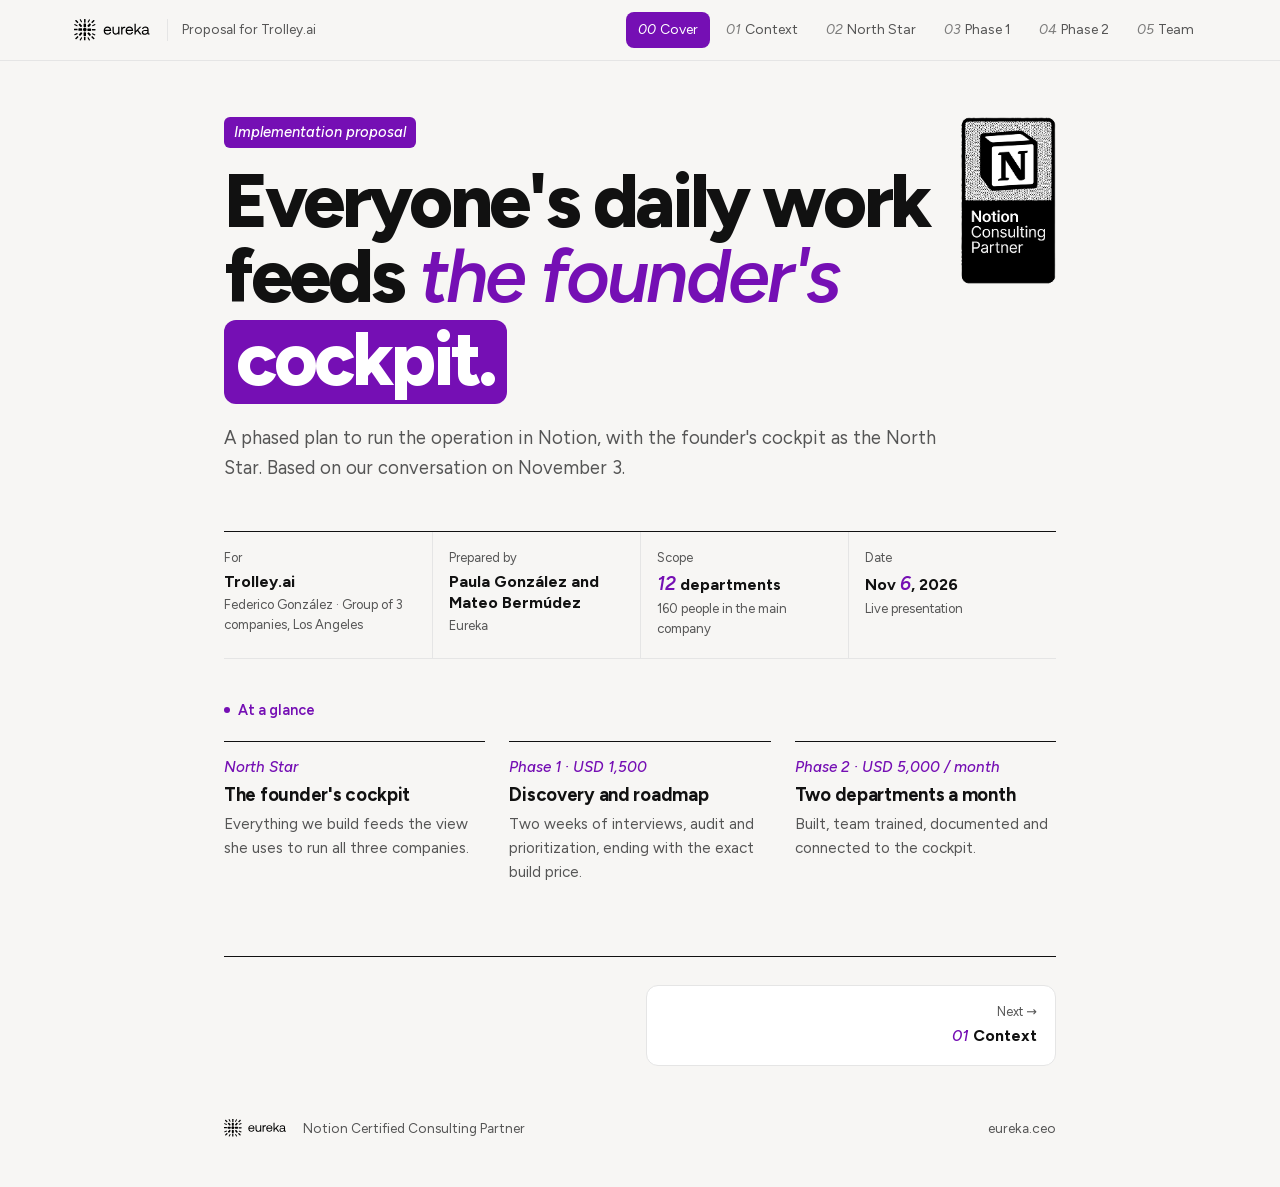
<file: proposals/federico-gonzalez/index.html>
<!DOCTYPE html>
<html lang="en">
<head>
<meta charset="utf-8">
<meta name="viewport" content="width=device-width,initial-scale=1">
<title>Proposal · Eureka × Trolley.ai</title>
<style>
@font-face{font-family:'Figtree';font-style:normal;font-weight:300 900;font-display:swap;src:url([data-uri]) format('woff2');unicode-range:U+0100-02BA, U+02BD-02C5, U+02C7-02CC, U+02CE-02D7, U+02DD-02FF, U+0304, U+0308, U+0329, U+1D00-1DBF, U+1E00-1E9F, U+1EF2-1EFF, U+2020, U+20A0-20AB, U+20AD-20C0, U+2113, U+2C60-2C7F, U+A720-A7FF}
@font-face{font-family:'Figtree';font-style:normal;font-weight:300 900;font-display:swap;src:url([data-uri]) format('woff2');unicode-range:U+0000-00FF, U+0131, U+0152-0153, U+02BB-02BC, U+02C6, U+02DA, U+02DC, U+0304, U+0308, U+0329, U+2000-206F, U+20AC, U+2122, U+2191, U+2193, U+2212, U+2215, U+FEFF, U+FFFD}
@font-face{font-family:'Figtree';font-style:italic;font-weight:300 900;font-display:swap;src:url([data-uri]) format('woff2');unicode-range:U+0100-02BA, U+02BD-02C5, U+02C7-02CC, U+02CE-02D7, U+02DD-02FF, U+0304, U+0308, U+0329, U+1D00-1DBF, U+1E00-1E9F, U+1EF2-1EFF, U+2020, U+20A0-20AB, U+20AD-20C0, U+2113, U+2C60-2C7F, U+A720-A7FF}
@font-face{font-family:'Figtree';font-style:italic;font-weight:300 900;font-display:swap;src:url([data-uri]) format('woff2');unicode-range:U+0000-00FF, U+0131, U+0152-0153, U+02BB-02BC, U+02C6, U+02DA, U+02DC, U+0304, U+0308, U+0329, U+2000-206F, U+20AC, U+2122, U+2191, U+2193, U+2212, U+2215, U+FEFF, U+FFFD}

:root{
  --paper:#F7F6F4;--card:#FFFFFF;--ink:#111111;--muted:#555555;--line:#E5E5E5;
  --purple:#750FB4;--magenta:#EF53D4;--orange:#FF673E;
  --dark:#111111;--dark-2:#1C1C1C;--dark-line:#2C2C2C;--dark-muted:#9A9A9A;
  color-scheme:light;
}
*,*::before,*::after{box-sizing:border-box}
html{scroll-behavior:smooth}
body{margin:0;background:var(--paper);color:var(--ink);font-family:"Figtree","Helvetica Neue",system-ui,sans-serif;font-size:16px;line-height:1.55;-webkit-font-smoothing:antialiased;text-rendering:optimizeLegibility;overflow-wrap:break-word}
::selection{background:var(--purple);color:#fff}
button{font:inherit;color:inherit;background:none;border:0;cursor:pointer;padding:0}
p{margin:0}
ul{margin:0;padding:0;list-style:none}

/* Top bar */
.top{position:sticky;top:0;z-index:20;background:var(--paper);border-bottom:1px solid var(--line)}
.top-in{max-width:1180px;margin:0 auto;padding:12px 24px;display:flex;align-items:center;gap:20px;justify-content:space-between}
.brand{display:flex;align-items:center;gap:14px;min-width:0;max-width:100%}
.brand svg{height:22px;width:auto;display:block;flex:none}
.brand .sep{width:1px;height:22px;background:var(--line);flex:none}
.brand .who{font-size:.85rem;color:var(--muted);white-space:nowrap;overflow:hidden;text-overflow:ellipsis;min-width:0}
.nav{display:flex;gap:4px;flex-wrap:nowrap}
.nav button{font-size:.88rem;color:var(--muted);padding:7px 12px;border-radius:8px;white-space:nowrap;transition:background .15s,color .15s}
.nav button i{font-style:italic;margin-right:4px;opacity:.75}
.nav button:hover{color:var(--ink);background:#EDECE9}
.nav button.on{background:var(--purple);color:#fff}
.nav button.on i{opacity:1}
@media (max-width:1060px){
  .top-in{flex-direction:column;align-items:flex-start;gap:10px;padding:12px 16px}
  .nav{width:100%;overflow-x:auto;scrollbar-width:none;margin:0 -4px}
  .nav::-webkit-scrollbar{display:none}
}

/* Roadmap timeline */
.rm{background:var(--card);border:1px solid var(--line);border-radius:12px;margin-top:22px;overflow:hidden;width:min(1100px,calc(100vw - 48px));position:relative;left:50%;transform:translateX(-50%)}
@media (max-width:620px){.rm{width:calc(100vw - 32px)}}
.rm-bar{display:flex;align-items:center;gap:12px;padding:20px 24px 14px}
.rm-mark{width:30px;height:30px;color:#000;flex:none}
.rm-mark svg{width:100%;height:100%;display:block}
.rm-title{margin:0;font-size:1.6rem;font-weight:800;letter-spacing:-.03em}
.rm-ill{margin-left:auto;font-size:.78rem;color:var(--muted);font-style:italic}
.rm-scroll{overflow-x:auto;scrollbar-width:thin}
.rm-tl{position:relative;min-width:980px;padding-bottom:14px}
.rm-hd{position:relative;height:62px;border-bottom:1px solid var(--line)}
.rm-mo{position:absolute;top:6px;font-weight:600;font-size:.95rem;white-space:nowrap;padding-left:8px}
.rm-mo small{font-weight:400;color:var(--muted);font-size:.85rem;margin-left:4px}
.rm-wk{position:absolute;top:36px;font-size:.78rem;color:#9A9A9A;transform:translateX(-50%);font-variant-numeric:tabular-nums}
.rm-gl{position:absolute;top:0;bottom:0;width:1px;background:var(--line)}
.rm-gl.rm-ph{background:repeating-linear-gradient(var(--purple) 0 4px,transparent 4px 8px);opacity:.45}
.rm-now{position:absolute;top:30px;bottom:0;width:0;z-index:3}
.rm-now::before{content:"";position:absolute;top:22px;bottom:0;left:-1px;width:2px;background:var(--orange)}
.rm-now b{position:absolute;top:0;left:-12px;width:24px;height:24px;border-radius:50%;background:var(--orange);color:#fff;font-size:.74rem;display:grid;place-items:center}
.rm-body{position:relative}
.rm-row{position:relative;height:46px}
.rm-it{position:absolute;top:5px;height:36px;border-radius:8px;display:flex;align-items:center;gap:8px;padding:0 10px 0 6px;font-size:.88rem;font-weight:600;white-space:nowrap;overflow:hidden;background:color-mix(in srgb,var(--c) 9%,#fff);border:1px solid color-mix(in srgb,var(--c) 28%,#fff);box-shadow:0 1px 2px rgba(0,0,0,.04);transition:transform .15s,box-shadow .15s}
.rm-it:hover{transform:translateY(-1px);box-shadow:0 4px 12px rgba(0,0,0,.08)}
.rm-it i{width:24px;height:24px;border-radius:6px;background:var(--c);color:#fff;display:grid;place-items:center;flex:none}
.rm-it i svg{width:15px;height:15px}
.rm-out{position:absolute;top:5px;height:36px;display:flex;align-items:center;gap:6px;font-size:.88rem;color:var(--muted);white-space:nowrap}
.rm-out b{color:var(--purple);font-weight:700}
.rm-it.disc{justify-content:center;padding:0}
.rm-sh{width:24px;height:24px;object-fit:contain;flex:none}
.rm-lg{display:flex;flex-wrap:wrap;gap:8px 18px;padding:14px 24px 18px;border-top:1px solid var(--line);font-size:.8rem;color:var(--muted)}
.rm-lg span{display:flex;align-items:center;gap:6px}
.rm-lg em{width:10px;height:10px;border-radius:3px;background:var(--c);display:block;font-style:normal}
.rm-lsh{width:14px;height:14px;object-fit:contain}
.rm-lg b{color:var(--ink);font-weight:600}

/* Notion Consulting Partner badge */
.ncp{display:block;background:url([data-uri]) center/contain no-repeat;aspect-ratio:141/245;flex:none}
#cover{position:relative}
.cv-badge{position:absolute;top:56px;right:0;width:96px}
@media (max-width:620px){.cv-badge{width:58px;top:50px}}
.cv-pad{padding-right:120px}
@media (max-width:620px){.cv-pad{padding-right:72px}}
.pp{display:flex;align-items:center;gap:18px;margin-top:28px;padding:16px 20px;background:var(--card);border:1px solid var(--line);border-radius:12px}
.pp .ncp{width:42px}
.pp p{font-size:.95rem;color:var(--muted)}
.pp b{color:var(--ink)}
.ncpc{display:flex;align-items:center;gap:24px;margin-top:28px;padding:22px 24px;background:var(--ink);color:#fff;border-radius:14px}
.ncpc .ncp{width:74px;border-radius:6px;box-shadow:0 0 0 1px rgba(255,255,255,.25)}
.ncpc h3{margin:0;font-size:1.35rem;letter-spacing:-.02em}
.ncpc p{color:#C9C9C9;margin-top:6px;font-size:.95rem}
.cl-row{display:flex;align-items:flex-end;justify-content:space-between;gap:24px;flex-wrap:wrap}
.cl-row .ncp{width:84px}

/* Layout */
.wrap{max-width:880px;margin:0 auto;padding:0 24px}
@media (max-width:620px){.wrap{padding:0 16px}}
.page{display:none;padding:56px 0 24px}
.page.on{display:block;animation:fade .35s ease}
@keyframes fade{from{opacity:0;transform:translateY(6px)}to{opacity:1;transform:none}}
@media (prefers-reduced-motion:reduce){.page.on{animation:none}html{scroll-behavior:auto}}
.sec{margin-top:72px}
.sec-sm{margin-top:40px}
.rule{height:1px;background:var(--ink);margin:44px 0 0}

/* Type */
.label{color:var(--purple);font-weight:600;font-size:.9rem;display:flex;align-items:center;gap:8px}
.label::before{content:"";width:6px;height:6px;border-radius:50%;background:currentColor}
.tag{display:inline-block;background:var(--purple);color:#fff;font-style:italic;font-weight:500;border-radius:6px;padding:4px 10px;font-size:.92rem}
h1{font-size:clamp(2.6rem,7.4vw,4.7rem);font-weight:800;letter-spacing:-.045em;line-height:1;margin:16px 0 0;text-wrap:balance}
h1 em,h2 em{font-style:italic;font-weight:600;color:var(--purple);letter-spacing:-.035em}
h1 .hl{display:inline-block;background:var(--purple);color:#fff;border-radius:12px;padding:.02em .16em .1em;margin-top:.08em}
h2{font-size:clamp(1.6rem,3.6vw,2.15rem);font-weight:800;letter-spacing:-.035em;line-height:1.12;margin:8px 0 0}
h3{font-weight:700;letter-spacing:-.015em;font-size:1.15rem;margin:0;line-height:1.3}
.lede{color:var(--muted);font-size:1.15rem;line-height:1.6;max-width:62ch;margin-top:20px}
.lede b{color:var(--ink);font-weight:600}
.sub{color:var(--muted);margin-top:10px;max-width:64ch}
.sub b{color:var(--ink);font-weight:600}
.cap{color:var(--muted);font-size:.85rem;margin-top:12px;font-style:italic}
.pills{display:flex;flex-wrap:wrap;gap:8px;margin-top:22px}
.pill{border:1px solid var(--ink);border-radius:999px;padding:5px 14px;font-weight:600;font-size:.92rem}
.pill.p{background:var(--purple);border-color:var(--purple);color:#fff}

/* Cover */
.meta{display:grid;grid-template-columns:repeat(4,1fr);border-top:1px solid var(--ink);border-bottom:1px solid var(--line);margin-top:48px}
.meta>div{padding:16px 16px 18px 0}
.meta>div+div{padding-left:16px;border-left:1px solid var(--line)}
.meta .k{font-size:.8rem;color:var(--muted)}
.meta .v{font-weight:700;margin-top:4px;line-height:1.3}
.meta .v em{font-style:italic;font-weight:600;color:var(--purple);font-size:1.2rem}
.meta .d{font-size:.82rem;color:var(--muted);margin-top:2px}
@media (max-width:760px){.meta{grid-template-columns:1fr 1fr}.meta>div:nth-child(3){padding-left:0;border-left:0}.meta>div:nth-child(n+3){border-top:1px solid var(--line)}}
.glance{display:grid;grid-template-columns:repeat(3,1fr);gap:24px;margin-top:20px}
.glance>div{border-top:1px solid var(--ink);padding-top:14px}
.glance .n{font-style:italic;font-weight:500;color:var(--purple);font-size:.95rem}
.glance h3{margin-top:4px}
.glance p{color:var(--muted);font-size:.95rem;margin-top:6px}
@media (max-width:760px){.glance{grid-template-columns:1fr;gap:18px}}

/* Stats */
.stats{display:grid;grid-template-columns:repeat(4,1fr);gap:24px;margin-top:40px}
.stats>div{border-top:1px solid var(--ink);padding-top:14px}
.stats .n{display:block;font-size:2.7rem;font-weight:800;letter-spacing:-.04em;line-height:1;font-variant-numeric:tabular-nums}
.stats .n em{font-style:italic;font-weight:600;color:var(--purple)}
.stats span{display:block;color:var(--muted);font-size:.92rem;margin-top:8px;line-height:1.45}
@media (max-width:760px){.stats{grid-template-columns:1fr 1fr}}

/* Friction cards */
.cards{display:grid;gap:16px;margin-top:22px}
.fc{background:var(--card);border:1px solid var(--line);border-radius:12px;overflow:hidden}
.fc-h{display:flex;align-items:center;gap:18px;padding:20px 24px;border-bottom:1px solid var(--line)}
.fc-h .num{font-size:3rem;font-style:italic;font-weight:300;line-height:.9;letter-spacing:-.04em;flex:none}
.fc-h .k{font-size:.8rem;color:var(--muted)}
.fc-b{padding:20px 24px 24px}
.fc-b .it{font-style:italic;color:var(--muted);font-size:1.1rem;line-height:1.5}
.fc-b p+p{margin-top:12px}
.c-p{color:var(--purple)}.c-m{color:var(--magenta)}.c-o{color:var(--orange)}
.q{margin-top:18px;border-left:3px solid var(--purple);padding:4px 0 4px 16px}
.q p{font-weight:500}
.q .who{font-size:.82rem;color:var(--muted);font-style:italic;margin-top:6px}
.pull{margin-top:72px;border-top:1px solid var(--ink);padding-top:28px}
.pull p{font-size:clamp(1.45rem,3.4vw,2.05rem);font-weight:700;letter-spacing:-.03em;line-height:1.22;max-width:30ch}
.pull p em{font-style:italic;font-weight:600;color:var(--purple)}
.pull .who{color:var(--muted);font-style:italic;margin-top:14px;font-size:.92rem}

/* Cockpit */
.ck{background:var(--dark);color:#fff;border-radius:14px;padding:22px;margin-top:28px}
.ck-top{display:flex;justify-content:space-between;align-items:flex-end;gap:16px;flex-wrap:wrap;padding-bottom:16px;border-bottom:1px solid var(--dark-line)}
.ck-k{font-size:.78rem;color:var(--dark-muted)}
.ck-t{font-weight:800;letter-spacing:-.02em;font-size:1.25rem;margin-top:2px}
.ck-t em{font-style:italic;font-weight:600;color:var(--magenta)}
.ck-chips{display:flex;gap:6px;flex-wrap:wrap}
.ck-chips span{font-size:.78rem;border:1px solid var(--dark-line);color:var(--dark-muted);border-radius:8px;padding:4px 10px}
.ck-chips span.on{background:#fff;color:var(--ink);border-color:#fff;font-weight:600}
.ck-grid{display:grid;grid-template-columns:270px 1fr;gap:22px;margin-top:18px}
@media (max-width:760px){.ck-grid{grid-template-columns:1fr}}
.ck-h{font-size:.8rem;color:var(--dark-muted);display:flex;justify-content:space-between;margin:0 0 8px}
.ck-h b{color:#fff;font-weight:700}
.ck-side>.ck-h:not(:first-child){margin-top:18px}
.ck-item{background:var(--dark-2);border:1px solid var(--dark-line);border-radius:10px;padding:10px 12px}
.ck-item+.ck-item{margin-top:8px}
.ck-item .t{font-size:.88rem;font-weight:600;line-height:1.3}
.ck-item .m{font-size:.74rem;color:var(--dark-muted);margin-top:3px}
.ck-act{display:flex;gap:5px;margin-top:8px}
.ck-act span{font-size:.7rem;border:1px solid var(--dark-line);border-radius:6px;padding:2px 7px;color:#d6d6d6}
.ck-act span.y{background:#fff;color:var(--ink);border-color:#fff;font-weight:600}
.ck-gauges{display:grid;grid-template-columns:repeat(4,1fr);gap:8px}
@media (max-width:480px){.ck-gauges{grid-template-columns:repeat(3,1fr)}}
.g{background:var(--dark-2);border:1px solid var(--dark-line);border-radius:10px;padding:10px 8px 9px;text-align:center;transition:border-color .4s}
.g svg{width:100%;max-width:92px;height:auto;display:block;margin:0 auto}
.g .trk{stroke:var(--dark-line)}
.g .val{stroke:var(--magenta);opacity:0;transition:stroke-dasharray .7s cubic-bezier(.2,.7,.2,1),opacity .3s}
.g.lit .val{opacity:1}
.g .ndl{stroke:#5a5a5a;transition:transform .7s cubic-bezier(.2,.7,.2,1),stroke .4s;transform-origin:40px 44px}
.g .hub{fill:#5a5a5a;transition:fill .4s}
.g .nm{font-size:.78rem;font-weight:600;color:#6f6f6f;margin-top:4px;transition:color .4s;line-height:1.2}
.g .st{font-size:.66rem;color:#5f5f5f;margin-top:2px}
.g.lit{border-color:#3a3a3a}
.g.lit .ndl{stroke:#fff}.g.lit .hub{fill:#fff}
.g.lit .nm{color:#fff}.g.lit .st{color:var(--magenta)}
.ck-foot{display:flex;align-items:center;gap:14px;margin-top:18px;padding-top:16px;border-top:1px solid var(--dark-line);font-size:.88rem;color:var(--dark-muted)}
.ck-foot b{color:#fff}
.ck-bar{flex:1;height:6px;border-radius:999px;background:var(--dark-line);overflow:hidden;max-width:260px}
.ck-bar i{display:block;height:100%;background:var(--magenta);border-radius:999px;transition:width .7s cubic-bezier(.2,.7,.2,1)}
.steps{display:flex;gap:6px;flex-wrap:wrap;margin-top:24px}
.steps button{border:1px solid var(--line);background:var(--card);border-radius:10px;padding:8px 14px;font-size:.9rem;font-weight:500;color:var(--muted)}
.steps button:hover{color:var(--ink);border-color:#cfcfcf}
.steps button.on{background:var(--purple);border-color:var(--purple);color:#fff}
.steps button:focus-visible,.nav button:focus-visible,.pager a:focus-visible{outline:3px solid var(--purple);outline-offset:2px}

/* Three columns with rule */
.cols3{display:grid;grid-template-columns:repeat(3,1fr);gap:24px;margin-top:22px}
.cols3>div{border-top:1px solid var(--ink);padding-top:14px}
.cols3 p{color:var(--muted);font-size:.95rem;margin-top:6px}
@media (max-width:760px){.cols3{grid-template-columns:1fr;gap:18px}}

/* Flow */
.flow{display:grid;grid-template-columns:1fr auto 1fr auto 1fr;gap:10px;align-items:stretch;margin-top:22px}
.fs{background:var(--card);border:1px solid var(--line);border-radius:12px;padding:18px}
.fs .num{font-size:1.9rem;font-style:italic;font-weight:300;line-height:1;color:var(--purple)}
.fs h3{margin-top:10px;font-size:1.05rem}
.fs p{color:var(--muted);font-size:.92rem;margin-top:6px}
.fa{align-self:center;color:var(--muted);font-size:1.2rem}
@media (max-width:760px){.flow{grid-template-columns:1fr}.fa{transform:rotate(90deg);justify-self:center}}

/* Includes */
.inc{display:grid;grid-template-columns:1fr 1fr;border-top:1px solid var(--ink);margin-top:22px}
.inc>div{display:flex;gap:14px;padding:16px 16px 16px 0;border-bottom:1px solid var(--line)}
.inc>div:nth-child(even){padding-left:16px;border-left:1px solid var(--line)}
.inc .n{font-style:italic;font-weight:300;font-size:1.5rem;color:var(--purple);line-height:1;min-width:28px}
.inc h3{font-size:1rem}
.inc p{color:var(--muted);font-size:.9rem;margin-top:3px}
@media (max-width:620px){.inc{grid-template-columns:1fr}.inc>div:nth-child(even){padding-left:0;border-left:0}}

/* Weeks */
.weeks{display:grid;grid-template-columns:1fr 1fr;gap:16px;margin-top:22px}
.wk{background:var(--card);border:1px solid var(--line);border-radius:12px;padding:20px}
.wk .k{font-size:.82rem;color:var(--muted)}
.wk h3{margin-top:2px}
.wk ul{margin-top:12px}
.wk li{position:relative;padding-left:18px;font-size:.94rem}
.wk li+li{margin-top:6px}
.wk li::before{content:"";position:absolute;left:2px;top:.6em;width:6px;height:6px;border-radius:2px;background:var(--purple)}
@media (max-width:620px){.weeks{grid-template-columns:1fr}}

/* Purple box */
.pbox{background:var(--purple);color:#fff;border-radius:12px;padding:26px 28px;margin-top:22px}
.pbox .k{font-size:.85rem;opacity:.85}
.pbox h3{font-size:1.35rem;font-weight:800;letter-spacing:-.025em;margin-top:2px}
.pbox ul{margin-top:14px;display:grid;grid-template-columns:1fr 1fr;gap:8px 24px}
.pbox li{position:relative;padding-left:20px;font-size:.95rem}
.pbox li::before{content:"→";position:absolute;left:0;top:0}
@media (max-width:620px){.pbox ul{grid-template-columns:1fr}.pbox{padding:22px}}

/* Notion window preview */
.nw{background:var(--card);border:1px solid var(--line);border-radius:10px;margin-top:22px;overflow:hidden}
.nw-bar{display:flex;align-items:center;gap:10px;padding:14px 18px 0}
.nw-ic{width:22px;height:22px;border-radius:6px;background:var(--purple);color:#fff;font-size:.72rem;font-weight:700;display:grid;place-items:center;flex:none}
.nw-title{font-weight:800;letter-spacing:-.02em;font-size:1.1rem}
.nw-ill{margin-left:auto;font-size:.75rem;color:var(--muted);font-style:italic}
.nw-tabs{display:flex;gap:16px;padding:10px 18px 0;border-bottom:1px solid var(--line);font-size:.84rem;color:var(--muted)}
.nw-tabs span{padding-bottom:8px}
.nw-tabs span.on{color:var(--ink);font-weight:600;border-bottom:2px solid var(--ink)}
.nw-scroll{overflow-x:auto}
.nw table{width:100%;border-collapse:collapse;font-size:.86rem;min-width:640px}
.nw th{text-align:left;font-weight:500;color:var(--muted);font-size:.78rem;padding:9px 12px;border-bottom:1px solid var(--line);white-space:nowrap}
.nw td{padding:9px 12px;border-bottom:1px solid var(--line);vertical-align:middle}
.nw tr:last-child td{border-bottom:0}
.nw td:first-child,.nw th:first-child{padding-left:18px}
.nw td.nm{font-weight:600}
.nw td.mu{color:var(--muted)}
.chip{display:inline-block;border-radius:4px;padding:1px 7px;font-size:.76rem;font-weight:500;white-space:nowrap}
.ch-p{background:var(--purple);color:#fff}.ch-m{background:var(--magenta);color:#fff}.ch-o{background:var(--orange);color:#fff}.ch-g{background:var(--line);color:var(--ink)}

/* Matrix */
.mx-wrap{display:grid;grid-template-columns:1.1fr 1fr;gap:28px;align-items:center;margin-top:22px}
@media (max-width:760px){.mx-wrap{grid-template-columns:1fr}}
.mx{display:grid;grid-template-columns:22px minmax(0,1fr);grid-template-rows:1fr 22px;gap:6px;min-width:0}
.mx-y{writing-mode:vertical-rl;transform:rotate(180deg);font-size:.78rem;color:var(--muted);text-align:center}
.mx-x{grid-column:2;font-size:.78rem;color:var(--muted);text-align:center}
.mx-g{display:grid;grid-template-columns:minmax(0,1fr) minmax(0,1fr);grid-template-rows:1fr 1fr;gap:6px;aspect-ratio:1.15/1}
.mx-c{background:var(--card);border:1px solid var(--line);border-radius:10px;padding:12px;display:flex;flex-direction:column;gap:6px;min-width:0}
@media (max-width:480px){.mx-g{aspect-ratio:auto}.mx-c{padding:10px;min-height:120px}.mx-c .t{font-size:.86rem}.mx-c .chip{font-size:.7rem}}
.mx-c .t{font-weight:700;font-size:.92rem}
.mx-c .t i{font-weight:500;color:var(--muted);font-size:.78rem;display:block}
.mx-c.hot{border-color:var(--purple);box-shadow:inset 0 0 0 1px var(--purple)}
.mx-c.hot .t{color:var(--purple)}
.mx-c .dots{display:flex;flex-wrap:wrap;gap:4px;margin-top:auto}

/* Month anatomy */
.gantt-s{overflow-x:auto;margin-top:22px}
.gantt{display:grid;grid-template-columns:150px repeat(4,1fr);gap:6px 6px;min-width:600px;background:var(--card);border:1px solid var(--line);border-radius:12px;padding:16px}
.gantt .hd{font-size:.78rem;color:var(--muted);padding-bottom:6px;border-bottom:1px solid var(--line)}
.gantt .rl{grid-column:1;font-weight:600;font-size:.9rem;align-self:center}
.gantt .rl i{display:block;font-weight:400;font-style:normal;color:var(--muted);font-size:.76rem}
.bar{border-radius:8px;padding:8px 10px;font-size:.8rem;font-weight:500;color:#fff;align-self:center}
.b-p{background:var(--purple)}.b-m{background:var(--magenta)}.b-o{background:var(--orange)}.b-i{background:var(--ink)}
.b-l{background:var(--paper);color:var(--ink);border:1px dashed #BDBDBD}
.gantt .sp{grid-column:1/-1;height:1px;background:var(--line);margin:4px 0}

/* Checklist */
.check{margin-top:18px;display:grid;gap:0;border-top:1px solid var(--ink)}
.check li{display:flex;gap:12px;align-items:flex-start;padding:12px 0;border-bottom:1px solid var(--line)}
.check li .ok{width:20px;height:20px;border-radius:6px;background:var(--purple);color:#fff;display:grid;place-items:center;font-size:.75rem;flex:none;margin-top:1px}
.note{border-left:3px solid var(--purple);padding:4px 0 4px 16px;margin-top:22px;color:var(--muted)}
.note b{color:var(--ink);font-weight:600}

/* Pricing */
.price{display:grid;grid-template-columns:1fr 1fr;gap:16px;margin-top:28px}
@media (max-width:760px){.price{grid-template-columns:1fr}}
.pc{background:var(--card);border:1px solid var(--line);border-radius:12px;padding:26px;display:flex;flex-direction:column}
.pc .k{font-size:.85rem;color:var(--muted)}
.pc h3{font-size:1.35rem;font-weight:800;letter-spacing:-.025em;margin-top:2px}
.pc .amt{font-size:2.9rem;font-weight:800;letter-spacing:-.045em;line-height:1;margin-top:22px;font-variant-numeric:tabular-nums}
.pc .amt small{font-size:1rem;font-weight:500;letter-spacing:0;margin-left:4px}
.pc .per{font-size:.9rem;color:var(--muted);margin-top:8px}
.pc ul{margin-top:20px;border-top:1px solid var(--line);padding-top:14px}
.pc li{position:relative;padding-left:22px;font-size:.94rem}
.pc li+li{margin-top:7px}
.pc li::before{content:"✓";position:absolute;left:0;top:0;color:var(--purple);font-weight:700}
.pc .pay{margin-top:auto;padding-top:20px;font-size:.85rem;font-weight:600}
.pc.dk{background:var(--purple);border-color:var(--purple);color:#fff}
.pc.dk .k,.pc.dk .per{color:#fff;opacity:.85}
.pc.dk ul{border-top-color:rgba(255,255,255,.3)}
.pc.dk li::before{color:#fff}
.est{display:grid;grid-template-columns:repeat(3,1fr);gap:24px;margin-top:22px}
.est>div{border-top:1px solid var(--ink);padding-top:14px}
.est .n{font-size:2rem;font-weight:800;letter-spacing:-.04em;line-height:1.05}
.est .n em{font-style:italic;font-weight:600;color:var(--purple)}
.est span{display:block;color:var(--muted);font-size:.9rem;margin-top:6px}
@media (max-width:760px){.est{grid-template-columns:1fr;gap:16px}}
.excl{display:grid;grid-template-columns:1fr 1fr;gap:16px;margin-top:16px}
.excl>div{border-left:3px solid var(--line);padding:2px 0 2px 14px;font-size:.92rem;color:var(--muted)}
.excl b{color:var(--ink);font-weight:600;display:block}
@media (max-width:620px){.excl{grid-template-columns:1fr}}

/* Team */
.team{display:grid;grid-template-columns:repeat(3,1fr);gap:16px;margin-top:28px}
@media (max-width:760px){.team{grid-template-columns:1fr}}
.tm{background:var(--card);border:1px solid var(--line);border-radius:12px;padding:22px}
.av{width:52px;height:52px;border-radius:50%;display:grid;place-items:center;color:#fff;font-weight:700;font-size:1.05rem;letter-spacing:-.02em}
.tm h3{margin-top:14px}
.tm .role{font-size:.85rem;color:var(--purple);font-weight:600;margin-top:2px}
.tm p{color:var(--muted);font-size:.92rem;margin-top:8px}
.owner{display:inline-block;background:var(--purple);color:#fff;font-size:.72rem;font-style:italic;font-weight:500;border-radius:6px;padding:2px 8px;margin-left:6px;vertical-align:2px}
.cmp{width:100%;border-collapse:collapse;margin-top:22px;background:var(--card);border:1px solid var(--line);border-radius:12px;overflow:hidden;font-size:.94rem}
.cmp th{text-align:left;font-weight:600;font-size:.85rem;padding:12px 16px;border-bottom:1px solid var(--line);color:var(--muted)}
.cmp th.us{color:var(--purple)}
.cmp td{padding:12px 16px;border-bottom:1px solid var(--line);vertical-align:top}
.cmp tr:last-child td{border-bottom:0}
.cmp td:first-child{font-weight:600;width:24%}
.cmp td:nth-child(2){color:var(--muted);width:34%}
.cmp td.us{font-weight:500}
@media (max-width:620px){.cmp{font-size:.86rem;table-layout:fixed}.cmp th,.cmp td{padding:10px;overflow-wrap:anywhere}.cmp td:first-child{width:26%}.cmp td:nth-child(2){width:32%}}
.next{margin-top:22px;border-top:1px solid var(--ink)}
.next li{display:grid;grid-template-columns:190px 1fr;gap:16px;padding:16px 0;border-bottom:1px solid var(--line)}
.next .when{font-style:italic;font-weight:600;color:var(--purple)}
.next h3{font-size:1.02rem}
.next p{color:var(--muted);font-size:.92rem;margin-top:2px}
@media (max-width:620px){.next li{grid-template-columns:1fr;gap:4px}}
.close{margin-top:72px;text-align:left}
.close h2{font-size:clamp(2.2rem,6vw,3.6rem);letter-spacing:-.045em;line-height:1}

/* Pager + footer */
.pager{display:grid;grid-template-columns:1fr 1fr;gap:12px;margin-top:72px;padding-top:28px;border-top:1px solid var(--ink)}
.pager a{display:block;background:var(--card);border:1px solid var(--line);border-radius:12px;padding:16px 18px;text-decoration:none;color:var(--ink);transition:border-color .15s}
.pager a:hover{border-color:var(--purple)}
.pager .k{font-size:.8rem;color:var(--muted)}
.pager .t{font-weight:700;margin-top:2px}
.pager .t i{font-style:italic;font-weight:500;color:var(--purple);margin-right:4px}
.pager .nx{text-align:right;grid-column:2}
@media (max-width:620px){.pager{grid-template-columns:1fr}.pager .nx{grid-column:1}}
.foot{max-width:880px;margin:0 auto;padding:28px 24px 48px;display:flex;align-items:center;gap:14px;flex-wrap:wrap;color:var(--muted);font-size:.85rem}
.foot svg{height:18px;width:auto}
.foot .r{margin-left:auto}
@media (max-width:620px){.foot{padding:28px 16px 40px}.foot .r{margin-left:0}}

/* Price first */
.ph{background:var(--purple);color:#fff;border-radius:12px;padding:26px 28px;margin-top:26px}
.ph-top{display:flex;flex-wrap:wrap;align-items:flex-end;gap:12px 32px}
.ph-amt{font-size:clamp(2.8rem,7vw,4.2rem);font-weight:800;letter-spacing:-.045em;line-height:.95;font-variant-numeric:tabular-nums;white-space:nowrap}
.ph-amt small{font-size:1.1rem;font-weight:500;letter-spacing:0;margin-left:6px;white-space:nowrap}
.ph-meta{font-size:.98rem;line-height:1.5;max-width:44ch;padding-bottom:4px}
.ph-meta b{font-weight:700}
.ph-row{display:grid;grid-template-columns:repeat(3,1fr);gap:20px;margin-top:24px}
.ph-row>div{border-top:1px solid rgba(255,255,255,.45);padding-top:12px}
.ph-row .n{font-size:1.45rem;font-weight:800;letter-spacing:-.03em;line-height:1.1}
.ph-row span{display:block;font-size:.86rem;opacity:.88;margin-top:4px}
.stats.s3{grid-template-columns:repeat(3,1fr)}
@media (max-width:760px){.stats.s3{grid-template-columns:1fr 1fr 1fr;gap:16px}.stats.s3 .n{font-size:2.2rem}}
@media (max-width:420px){.stats.s3{grid-template-columns:1fr}}
.ph-row4{grid-template-columns:repeat(4,1fr)}
@media (max-width:900px){.ph-row4{grid-template-columns:repeat(2,1fr)}}
@media (max-width:620px){.ph{padding:22px}.ph-row{grid-template-columns:1fr;gap:12px}.ph-amt{white-space:normal}}
/* Cockpit, Notion dashboard style */
.cp{--nk:#37352F;--nm:#787774;--nl:#EDECE9;background:#fff;border:1px solid var(--line);border-radius:14px;margin-top:28px;overflow:hidden;width:min(1100px,calc(100vw - 48px));position:relative;left:50%;transform:translateX(-50%);box-shadow:0 12px 40px rgba(17,17,17,.06);color:var(--nk)}
@media (max-width:620px){.cp{width:calc(100vw - 32px)}}
.cp-win{display:flex;align-items:center;gap:14px;background:#F7F6F3;border-bottom:1px solid var(--nl);padding:0 16px;height:40px}
.cp-dots{display:flex;gap:7px}.cp-dots i{width:11px;height:11px;border-radius:50%;background:#DDDBD6}
.cp-tab{align-self:flex-end;background:#fff;border:1px solid var(--nl);border-bottom:0;border-radius:8px 8px 0 0;padding:8px 18px;font-size:.8rem;margin-bottom:-1px}
.cp-crumb{display:flex;align-items:center;gap:8px;padding:12px 28px 0;font-size:.82rem;color:var(--nm)}
.cp-crumb b{font-weight:500;color:var(--nk)}
.cp-crumb .r{margin-left:auto;letter-spacing:2px;font-weight:700}
.cp-main{padding:26px 48px 34px}
@media (max-width:760px){.cp-main{padding:20px 18px 26px}.cp-crumb{padding:12px 18px 0}}
.cp-h{font-size:2.3rem;font-weight:800;letter-spacing:-.035em;margin:0;line-height:1.1}
.cp-views{display:flex;align-items:center;gap:6px;margin-top:16px;flex-wrap:wrap}
.cp-views span{display:flex;align-items:center;gap:7px;padding:6px 13px;border-radius:999px;font-size:.88rem;color:var(--nm);font-weight:500}
.cp-views span.on{background:#F1F0EE;color:var(--nk);font-weight:600}
.cp-views svg{width:15px;height:15px}
.cp-views .co{margin-left:auto;font-size:.8rem;border:1px solid var(--nl);border-radius:7px;padding:5px 11px}
.cp-g{display:grid;gap:22px 22px;margin-top:22px}
.cp-g.r1{grid-template-columns:minmax(0,1.35fr) minmax(0,1fr) minmax(0,1fr)}
.cp-g.r2{grid-template-columns:minmax(0,1.7fr) minmax(0,1fr)}
@media (max-width:900px){.cp-g.r1,.cp-g.r2{grid-template-columns:minmax(0,1fr)}}
.cp-w>h5{margin:0 0 9px 4px;font-size:.86rem;font-weight:500;color:var(--nm);display:flex;align-items:center;gap:7px}
.cp-w>h5 svg{width:15px;height:15px;color:var(--nk)}
.cp-c{border:1px solid var(--nl);border-radius:12px;padding:16px 16px 12px;height:calc(100% - 30px);min-height:206px;position:relative;box-shadow:0 1px 2px rgba(0,0,0,.03)}
.cp-c svg.ch{width:100%;height:auto;display:block;overflow:visible}
.ax{font-size:10px;fill:#9B9A97;font-family:inherit}
.gl{stroke:#EDECE9;stroke-dasharray:3 3}
.ln{fill:none;stroke-width:2.2;stroke-linecap:round;stroke-linejoin:round;transition:opacity .5s}
.cp-lg{display:flex;gap:14px;flex-wrap:wrap;justify-content:center;font-size:.78rem;color:var(--nm);margin-top:8px}
.cp-lg span{display:flex;align-items:center;gap:6px}
.cp-lg i{width:9px;height:9px;border-radius:2px}
.cp-empty{position:absolute;inset:0;display:grid;place-items:center;font-size:.82rem;color:#9B9A97;font-style:italic;pointer-events:none}
.dn-t{font-size:30px;font-weight:800;fill:var(--nk);letter-spacing:-1px;font-family:inherit}
.dn-s{font-size:10px;fill:var(--nm);font-family:inherit}
.dn-seg{transition:stroke-dasharray .7s cubic-bezier(.2,.7,.2,1),stroke-dashoffset .7s cubic-bezier(.2,.7,.2,1)}
.bar{transition:height .7s cubic-bezier(.2,.7,.2,1),y .7s cubic-bezier(.2,.7,.2,1)}
.ld-s{overflow-x:auto;scrollbar-width:thin}
.ld{display:grid;grid-template-columns:repeat(12,minmax(38px,1fr));gap:4px;min-width:500px;align-items:end;height:100%}
.ld-c{display:flex;flex-direction:column;align-items:center;gap:6px}
.ld-n{font-size:.78rem;color:var(--nk);font-variant-numeric:tabular-nums;height:16px}
.ld-b{width:18px;height:120px;display:flex;flex-direction:column-reverse;border-radius:3px;overflow:hidden;background:#F1F0EE}
.ld-b i{display:block;transition:height .7s cubic-bezier(.2,.7,.2,1)}
.ld-f{width:42px;height:42px;border-radius:50%;background:#fff;box-shadow:0 0 0 1px #EDECE9;transition:opacity .4s}
.ld-d{font-size:.66rem;color:var(--nm);letter-spacing:.02em}
.ld-c.off .ld-f{opacity:.28}.ld-c.off .ld-b{background:repeating-linear-gradient(45deg,#F1F0EE 0 3px,#fff 3px 6px)}
.mt2{display:grid;grid-template-columns:repeat(4,minmax(0,1fr));gap:10px}
@media (max-width:900px){.mt2{grid-template-columns:repeat(2,minmax(0,1fr))}}
.m2{border:1px solid #EDECE9;border-radius:10px;padding:10px 12px 8px;background:#fff;transition:background .3s}
.m2-h{display:flex;align-items:center;gap:7px;font-size:.76rem;color:var(--nm)}
.m2-h img{width:22px;height:22px;border-radius:50%;box-shadow:0 0 0 1px #EDECE9}
.m2-h b{color:var(--nk);font-weight:600;white-space:nowrap;overflow:hidden;text-overflow:ellipsis}
.m2-v{display:flex;align-items:baseline;gap:7px;margin-top:6px}
.m2-v strong{font-size:1.35rem;font-weight:800;letter-spacing:-.03em;font-variant-numeric:tabular-nums;line-height:1}
.m2-d{font-size:.7rem;color:#1C7C54;background:#E8F4EE;border-radius:999px;padding:1px 7px;font-weight:600}
.m2-k{font-size:.72rem;color:var(--nm);margin-top:3px;white-space:nowrap;overflow:hidden;text-overflow:ellipsis}
.m2 svg{width:100%;height:34px;display:block;margin-top:6px;overflow:visible}
.m2.off{background:#FBFBFA;border-style:dashed}
.m2.off .m2-h img{opacity:.3}.m2.off .m2-h b{color:var(--nm)}
.m2.off strong{font-size:.8rem;font-weight:500;color:#9B9A97;letter-spacing:0}
.ap{list-style:none;margin:0;padding:0}
.ap li{display:flex;align-items:center;gap:10px;padding:8px 2px;font-size:.88rem}
.ap li+li{border-top:1px solid #F4F3F1}
.ap .ic{width:22px;height:22px;flex:none}
.ap .t{flex:1;min-width:0;white-space:nowrap;overflow:hidden;text-overflow:ellipsis;font-weight:500}
.ap .t small{display:block;font-size:.72rem;color:var(--nm);font-weight:400}
.pill{display:flex;align-items:center;gap:5px;border-radius:999px;padding:2px 9px 2px 7px;font-size:.74rem;white-space:nowrap;font-weight:500}
.pill:before{content:"";width:7px;height:7px;border-radius:50%;background:currentColor}
.ap .pill{border:0;margin:0}
.p-rev{background:#FDEBEC;color:#C4314B}.p-pen{background:#FBF1DE;color:#B07A12}.p-ok{background:#E8F4EE;color:#1C7C54}
.ap-e{font-size:.82rem;color:#9B9A97;font-style:italic;padding:30px 0;text-align:center}
.cp-foot{display:flex;align-items:center;gap:12px;padding:12px 28px;border-top:1px solid var(--nl);font-size:.82rem;color:var(--nm);background:#FBFBFA}
.cp-foot b{color:var(--nk)}
.cp-bar{flex:1;max-width:240px;height:6px;border-radius:999px;background:var(--nl);overflow:hidden}
.cp-bar i{display:block;height:100%;width:0;background:var(--purple);border-radius:999px;transition:width .7s cubic-bezier(.2,.7,.2,1)}
@media (max-width:620px){.cp-foot{padding:12px 18px}}

</style>
</head>
<body>

<header class="top">
  <div class="top-in">
    <div class="brand"><svg role="img" aria-label="Eureka" viewBox="0 0 224 62" fill="none" xmlns="http://www.w3.org/2000/svg">
<path d="M94.804 44.2991C88.072 44.2991 83.672 39.6791 83.672 32.8151C83.672 25.9951 87.984 21.3311 94.32 21.3311C100.612 21.3311 104.88 25.4231 104.88 32.2431V33.5191H87.456V33.8271C87.456 38.0951 90.272 41.0871 94.54 41.0871C97.796 41.0871 100.26 39.4151 101.008 36.5111H104.66C103.78 40.9991 99.996 44.2991 94.804 44.2991ZM87.588 30.4831H101.096C100.744 26.6551 98.104 24.4991 94.364 24.4991C91.064 24.4991 87.984 26.7431 87.588 30.4831ZM117.403 44.2991C112.519 44.2991 108.515 41.5271 108.515 34.0911V21.5951H112.123V33.8711C112.123 38.5351 114.279 40.9991 117.975 40.9991C122.419 40.9991 124.531 38.1831 124.531 33.4311V21.5951H128.139V44.0351H125.015L124.531 40.9991C123.255 42.7151 121.099 44.2991 117.403 44.2991ZM132.959 44.0351V21.5951H136.083L136.567 24.9831C137.623 23.2671 139.339 21.5951 143.343 21.5951H144.355V25.1151H142.551C137.843 25.1151 136.567 29.0311 136.567 32.5951V44.0351H132.959ZM156.562 44.2991C149.83 44.2991 145.43 39.6791 145.43 32.8151C145.43 25.9951 149.742 21.3311 156.078 21.3311C162.37 21.3311 166.638 25.4231 166.638 32.2431V33.5191H149.214V33.8271C149.214 38.0951 152.03 41.0871 156.298 41.0871C159.554 41.0871 162.018 39.4151 162.766 36.5111H166.418C165.538 40.9991 161.754 44.2991 156.562 44.2991ZM149.346 30.4831H162.854C162.502 26.6551 159.862 24.4991 156.122 24.4991C152.822 24.4991 149.742 26.7431 149.346 30.4831ZM170.493 44.0351V13.2351H174.101V33.5191L185.365 21.5951H189.809L181.053 30.8791L190.425 44.0351H186.069L178.589 33.5631L174.101 38.1391V44.0351H170.493ZM199.356 44.2991C194.428 44.2991 191.084 41.8351 191.084 37.7431C191.084 33.2551 194.208 30.7471 200.104 30.7471H206.704V29.2071C206.704 26.1711 204.636 24.5431 201.116 24.5431C197.816 24.5431 195.836 26.0391 195.396 28.3271H191.788C192.316 23.9271 195.88 21.3311 201.292 21.3311C207.012 21.3311 210.312 24.1911 210.312 29.4271V39.2391C210.312 40.4271 210.752 40.7351 211.764 40.7351H212.908V44.0351H210.928C208.068 44.0351 206.88 42.7151 206.88 40.6471V40.5591C205.56 42.5831 203.228 44.2991 199.356 44.2991ZM199.62 41.2191C204.108 41.2191 206.704 38.6231 206.704 34.8831V33.7831H199.752C196.54 33.7831 194.736 34.9711 194.736 37.5231C194.736 39.8991 196.628 41.2191 199.62 41.2191Z" fill="black"/>
<path d="M30.4171 34.9516C33.202 34.9516 35.4596 32.6835 35.4596 29.8857C35.4596 27.0879 33.202 24.8198 30.4171 24.8198C27.6321 24.8198 25.3745 27.0879 25.3745 29.8857C25.3745 32.6835 27.6321 34.9516 30.4171 34.9516Z" fill="black"/>
<path d="M32.226 12.5709H28.6565C27.7569 12.5709 27.0276 13.2949 27.0276 14.188V21.3622C27.0276 22.2553 27.7569 22.9793 28.6565 22.9793H32.226C33.1256 22.9793 33.8549 22.2553 33.8549 21.3622V14.188C33.8549 13.2949 33.1256 12.5709 32.226 12.5709Z" fill="black"/>
<path d="M31.6018 0.278534H29.3942C28.8378 0.278534 28.3868 0.726261 28.3868 1.27856V9.21784C28.3868 9.77014 28.8378 10.2179 29.3942 10.2179H31.6018C32.1581 10.2179 32.6091 9.77014 32.6091 9.21784V1.27856C32.6091 0.726261 32.1581 0.278534 31.6018 0.278534Z" fill="black"/>
<path d="M32.1765 37.5242H28.6069C27.7073 37.5242 26.978 38.2482 26.978 39.1413V46.3155C26.978 47.2086 27.7073 47.9326 28.6069 47.9326H32.1765C33.0761 47.9326 33.8054 47.2086 33.8054 46.3155V39.1413C33.8054 38.2482 33.0761 37.5242 32.1765 37.5242Z" fill="black"/>
<path d="M31.3357 50.2856H29.1281C28.5717 50.2856 28.1207 50.7334 28.1207 51.2857V59.225C28.1207 59.7773 28.5717 60.225 29.1281 60.225H31.3357C31.892 60.225 32.343 59.7773 32.343 59.225V51.2857C32.343 50.7334 31.892 50.2856 31.3357 50.2856Z" fill="black"/>
<path d="M50.5372 48.4249L48.9762 49.9745C48.5828 50.365 48.5828 50.9982 48.9762 51.3888L54.6312 57.0027C55.0246 57.3932 55.6624 57.3932 56.0558 57.0027L57.6168 55.453C58.0102 55.0625 58.0102 54.4293 57.6168 54.0388L51.9618 48.4249C51.5684 48.0343 50.9306 48.0343 50.5372 48.4249Z" fill="black"/>
<path d="M5.06004 2.8189L3.49904 4.36856C3.10565 4.75909 3.10565 5.39227 3.49904 5.78281L9.15403 11.3967C9.54743 11.7873 10.1852 11.7873 10.5786 11.3967L12.1396 9.84707C12.533 9.45654 12.533 8.82335 12.1396 8.43282L6.48463 2.8189C6.09124 2.42837 5.45343 2.42837 5.06004 2.8189Z" fill="black"/>
<path d="M54.7712 2.84686L49.1162 8.46078C48.7228 8.85132 48.7228 9.4845 49.1162 9.87503L50.6772 11.4247C51.0706 11.8152 51.7084 11.8152 52.1018 11.4247L57.7568 5.81077C58.1502 5.42024 58.1502 4.78706 57.7568 4.39652L56.1958 2.84687C55.8024 2.45633 55.1646 2.45633 54.7712 2.84686Z" fill="black"/>
<path d="M9.2971 48.4525L3.64211 54.0664C3.24872 54.457 3.24871 55.0901 3.64211 55.4807L5.2031 57.0303C5.5965 57.4209 6.23431 57.4209 6.6277 57.0303L12.2827 51.4164C12.6761 51.0259 12.6761 50.3927 12.2827 50.0022L10.7217 48.4525C10.3283 48.062 9.69049 48.062 9.2971 48.4525Z" fill="black"/>
<path d="M46.5764 26.7957H39.3496C38.45 26.7957 37.7207 27.5196 37.7207 28.4127V31.9563C37.7207 32.8494 38.45 33.5734 39.3496 33.5734H46.5764C47.476 33.5734 48.2053 32.8494 48.2053 31.9563V28.4127C48.2053 27.5196 47.476 26.7957 46.5764 26.7957Z" fill="black"/>
<path d="M59.5804 28.1458H51.583C51.0267 28.1458 50.5757 28.5935 50.5757 29.1458V31.3374C50.5757 31.8897 51.0267 32.3374 51.583 32.3374H59.5804C60.1367 32.3374 60.5877 31.8897 60.5877 31.3374V29.1458C60.5877 28.5935 60.1367 28.1458 59.5804 28.1458Z" fill="black"/>
<path d="M21.2379 26.4117H14.0111C13.1115 26.4117 12.3822 27.1357 12.3822 28.0287V31.5724C12.3822 32.4654 13.1115 33.1894 14.0111 33.1894H21.2379C22.1375 33.1894 22.8668 32.4654 22.8668 31.5724V28.0287C22.8668 27.1357 22.1375 26.4117 21.2379 26.4117Z" fill="black"/>
<path d="M9.00471 27.6487H1.00734C0.451003 27.6487 0 28.0964 0 28.6487V30.8403C0 31.3926 0.451003 31.8403 1.00734 31.8403H9.00471C9.56105 31.8403 10.0121 31.3926 10.0121 30.8403V28.6487C10.0121 28.0964 9.56105 27.6487 9.00471 27.6487Z" fill="black"/>
<path d="M43.1715 12.9601L38.2338 18.5753C37.7494 19.1261 37.8065 19.9625 38.3614 20.4434L40.5639 22.3521C41.1188 22.833 41.9613 22.7763 42.4457 22.2254L47.3835 16.6103C47.8679 16.0594 47.8107 15.223 47.2558 14.7421L45.0534 12.8334C44.4985 12.3525 43.6559 12.4092 43.1715 12.9601Z" fill="black"/>
<path d="M15.7858 12.9553L13.5833 14.864C13.0284 15.3449 12.9713 16.1813 13.4557 16.7322L18.3935 22.3473C18.8779 22.8982 19.7204 22.9549 20.2753 22.4741L22.4778 20.5653C23.0326 20.0844 23.0898 19.248 22.6054 18.6972L17.6676 13.082C17.1832 12.5311 16.3407 12.4744 15.7858 12.9553Z" fill="black"/>
<path d="M42.2327 1.21738L38.2302 8.09969C38.0187 8.46328 38.1442 8.9282 38.5104 9.13811L39.9633 9.97082C40.3295 10.1807 40.7978 10.0562 41.0093 9.69258L45.0119 2.81026C45.2233 2.44667 45.0978 1.98176 44.7316 1.77184L43.2788 0.939133C42.9125 0.729216 42.4442 0.853789 42.2327 1.21738Z" fill="black"/>
<path d="M58.5573 13.9096L51.3052 17.2744C50.922 17.4522 50.7566 17.9046 50.9357 18.285L51.646 19.7937C51.825 20.1741 52.2808 20.3383 52.6639 20.1605L59.9161 16.7957C60.2992 16.6179 60.4646 16.1655 60.2856 15.7852L59.5753 14.2764C59.3962 13.896 58.9405 13.7318 58.5573 13.9096Z" fill="black"/>
<path d="M40.5052 37.8749L38.3027 39.7837C37.7478 40.2646 37.6907 41.101 38.1751 41.6518L43.1128 47.267C43.5972 47.8179 44.4397 47.8746 44.9946 47.3937L47.1971 45.485C47.752 45.0041 47.8091 44.1677 47.3247 43.6168L42.387 38.0016C41.9026 37.4508 41.0601 37.394 40.5052 37.8749Z" fill="black"/>
<path d="M39.963 51.6233L38.5102 52.456C38.1439 52.6659 38.0185 53.1308 38.2299 53.4944L42.2325 60.3767C42.4439 60.7403 42.9123 60.8649 43.2785 60.655L44.7314 59.8222C45.0976 59.6123 45.2231 59.1474 45.0116 58.7838L41.0091 51.9015C40.7976 51.5379 40.3293 51.4133 39.963 51.6233Z" fill="black"/>
<path d="M51.5853 40.4342L50.875 41.943C50.6959 42.3234 50.8614 42.7758 51.2445 42.9535L58.4967 46.3184C58.8798 46.4961 59.3355 46.3319 59.5146 45.9516L60.2249 44.4428C60.404 44.0625 60.2386 43.61 59.8554 43.4323L52.6032 40.0674C52.2201 39.8897 51.7644 40.0539 51.5853 40.4342Z" fill="black"/>
<path d="M18.6695 37.723L13.7317 43.3382C13.2473 43.8891 13.3044 44.7255 13.8593 45.2064L16.0618 47.1151C16.6167 47.596 17.4592 47.5392 17.9436 46.9884L22.8814 41.3732C23.3658 40.8223 23.3086 39.9859 22.7538 39.505L20.5513 37.5963C19.9964 37.1154 19.1539 37.1722 18.6695 37.723Z" fill="black"/>
<path d="M19.9853 51.9016L15.9827 58.7839C15.7713 59.1475 15.8968 59.6124 16.263 59.8223L17.7159 60.655C18.0821 60.8649 18.5504 60.7403 18.7619 60.3768L22.7644 53.4944C22.9759 53.1309 22.8504 52.6659 22.4842 52.456L21.0313 51.6233C20.6651 51.4134 20.1968 51.538 19.9853 51.9016Z" fill="black"/>
<path d="M8.45175 39.7901L1.19957 43.1549C0.816444 43.3327 0.651017 43.7851 0.830078 44.1655L1.54039 45.6742C1.71945 46.0546 2.1752 46.2188 2.55832 46.0411L9.81051 42.6762C10.1936 42.4985 10.3591 42.046 10.18 41.6657L9.46968 40.1569C9.29062 39.7766 8.83488 39.6123 8.45175 39.7901Z" fill="black"/>
<path d="M17.7155 0.380098L16.2626 1.21281C15.8964 1.42272 15.7709 1.88764 15.9824 2.25123L19.9849 9.13355C20.1964 9.49713 20.6647 9.62171 21.031 9.41179L22.4838 8.57908C22.85 8.36916 22.9755 7.90425 22.7641 7.54066L18.7615 0.658341C18.55 0.294755 18.0817 0.170181 17.7155 0.380098Z" fill="black"/>
<path d="M1.32897 14.5833L0.618653 16.0921C0.439592 16.4724 0.605018 16.9249 0.988144 17.1026L8.24033 20.4675C8.62345 20.6452 9.0792 20.481 9.25826 20.1007L9.96857 18.5919C10.1476 18.2115 9.98221 17.7591 9.59908 17.5814L2.3469 14.2165C1.96377 14.0388 1.50803 14.203 1.32897 14.5833Z" fill="black"/>
</svg><span class="sep"></span><span class="who">Proposal for Trolley.ai</span></div>
    <nav class="nav" id="nav" aria-label="Sections"></nav>
  </div>
</header>

<main class="wrap">

<!-- ============ 00 COVER ============ -->
<section class="page" id="cover" data-n="00" data-name="Cover">
  <span class="ncp cv-badge" role="img" aria-label="Notion Consulting Partner"></span>
  <div class="cv-pad">
  <span class="tag">Implementation proposal</span>
  <h1>Everyone's daily work<br>feeds <em>the founder's</em> <span class="hl">cockpit.</span></h1>
  </div>
  <p class="lede">A phased plan to run the operation in Notion, with the founder's cockpit as the North Star. Based on our conversation on November 3.</p>

  <div class="meta">
    <div><div class="k">For</div><div class="v">Trolley.ai</div><div class="d">Federico González · Group of 3 companies, Los Angeles</div></div>
    <div><div class="k">Prepared by</div><div class="v">Paula González and Mateo Bermúdez</div><div class="d">Eureka</div></div>
    <div><div class="k">Scope</div><div class="v"><em>12</em> departments</div><div class="d">160 people in the main company</div></div>
    <div><div class="k">Date</div><div class="v">Nov <em>6</em>, 2026</div><div class="d">Live presentation</div></div>
  </div>

  <div class="sec-sm">
    <div class="label">At a glance</div>
    <div class="glance">
      <div><div class="n">North Star</div><h3>The founder's cockpit</h3><p>Everything we build feeds the view she uses to run all three companies.</p></div>
      <div><div class="n">Phase 1 · USD 1,500</div><h3>Discovery and roadmap</h3><p>Two weeks of interviews, audit and prioritization, ending with the exact build price.</p></div>
      <div><div class="n">Phase 2 · USD 5,000 / month</div><h3>Two departments a month</h3><p>Built, team trained, documented and connected to the cockpit.</p></div>
    </div>
  </div>
  <div class="pager"></div>
</section>

<!-- ============ 01 CONTEXT ============ -->
<section class="page" id="context" data-n="01" data-name="Context">
  <div class="label">Section 01</div>
  <h1>What we<br><em>heard.</em></h1>
  <p class="lede">A group of three companies where requests, approvals and decisions still travel through Slack, WhatsApp and email. The goal is to run it all from <b>one place</b>.</p>

  <div class="stats s3">
    <div><span class="n">3</span><span>companies: one main company and two sister companies</span></div>
    <div><span class="n">160</span><span>people in the main company, plus 12 and 2 in the sister companies</span></div>
    <div><span class="n">12</span><span>departments with very different adoption levels</span></div>
  </div>

  <div class="sec">
    <div class="label">The challenge</div>
    <h2>Three things <em>slowing down</em> the operation.</h2>
    <div class="cards">
      <article class="fc">
        <div class="fc-h"><span class="num c-p">01</span><div><div class="k">Visibility</div><h3>The owner has nowhere to see the operation</h3></div></div>
        <div class="fc-b">
          <p class="it">What she needs to decide doesn't live in one place.</p>
          <p>Requests, approvals and tasks reach her through Slack, WhatsApp and email. There is no single place that shows the three companies separately and together, and updates as each team does its work.</p>
        </div>
      </article>
      <article class="fc">
        <div class="fc-h"><span class="num c-m">02</span><div><div class="k">Adoption</div><h3>Twelve teams, no integrated operating system</h3></div></div>
        <div class="fc-b">
          <p class="it">Not every department starts from the same place.</p>
          <p>Some teams have half-built systems of their own, others have no tools at all, and some resist the change. Some people work across all three companies; others should only see one.</p>
        </div>
      </article>
      <article class="fc">
        <div class="fc-h"><span class="num c-o">03</span><div><div class="k">Speed</div><h3>The project needs a different pace</h3></div></div>
        <div class="fc-b">
          <p class="it">The project has started, but it is moving slower than expected.</p>
          <p>The owner's view exists, several teams have been pre-screened and two are in construction. The time difference and part-time dedication slowed things down. <b>We don't start from zero:</b> we audit what exists and reuse what works.</p>
        </div>
      </article>
    </div>
  </div>

  <div class="pull">
    <p>“The only thing a person should have to open when they clock in is <em>Notion</em>, with everything they need to do right there.”</p>
    <div class="who">Federico González, on the goal of the project</div>
  </div>
  <div class="pager"></div>
</section>

<!-- ============ 02 NORTH STAR ============ -->
<section class="page" id="north-star" data-n="02" data-name="North Star">
  <div class="label">Section 02 · North Star</div>
  <h1>The founder's<br><em>cockpit.</em></h1>
  <p class="lede">Bringing all 12 teams into Notion with every requirement in six months isn't realistic. We propose a clear North Star: <b>the cockpit the owner uses to run all three companies</b>. Each department is built to feed what that cockpit needs to see.</p>

  <div class="cp" data-cockpit="12"></div>
  <p class="cap">Illustrative view. Departments and metrics are defined in Phase 1.</p>

  <div class="sec">
    <div class="label">What the cockpit holds</div>
    <h2>Three things in <em>one view.</em></h2>
    <div class="cols3">
      <div><h3>Approvals</h3><p>Requests from all three companies with attachment, reason, who and when. Approve, decline or ask for more information.</p></div>
      <div><h3>Tasks</h3><p>What other executives assign her, with a due date: review a contract, approve a payment.</p></div>
      <div><h3>Metrics by department</h3><p>The metrics she needs to decide, filtered by company or combined.</p></div>
    </div>
    <div class="q" style="margin-top:28px"><p>“It's literally a cockpit with every gauge measuring absolutely everything.”</p><div class="who">Federico González</div></div>
  </div>

  <div class="sec">
    <div class="label">How we get there</div>
    <h2>From the cockpit <em>to the teams.</em></h2>
    <div class="flow">
      <div class="fs"><div class="num">01</div><h3>Define the metrics</h3><p>What the owner needs to see and which department each metric comes from.</p></div>
      <div class="fa">→</div>
      <div class="fs"><div class="num">02</div><h3>Go into each team</h3><p>How they produce those numbers today, how they work and with which tools.</p></div>
      <div class="fa">→</div>
      <div class="fs"><div class="num">03</div><h3>Build their space</h3><p>The team's workspace, feeding the cockpit with no manual consolidation.</p></div>
    </div>
  </div>
  <div class="pager"></div>
</section>

<!-- ============ 03 PHASE 1 ============ -->
<section class="page" id="phase-1" data-n="03" data-name="Phase 1">
  <div class="label">Section 03 · Phase 1</div>
  <h1>Deep<br><em>discovery.</em></h1>

  <div class="ph">
    <div class="ph-top">
      <div class="ph-amt">USD 1,500</div>
      <div class="ph-meta"><b>2 weeks</b>, November 9 to 20.<br>Paid 100% upfront.</div>
    </div>
    <div class="ph-row">
      <div><div class="n">8 pieces</div><span>included, from interviews to audit</span></div>
      <div><div class="n">13 sessions</div><span>12 department leads plus the cockpit session</span></div>
      <div><div class="n">1 roadmap</div><span>with the exact price of every build month</span></div>
    </div>
  </div>

  <p class="lede">Before we build, we understand. It's a low-risk first step: you see how we work, we get to know your operation and what's already built, and <b>the roadmap is yours to keep</b>.</p>
  <div class="pp"><span class="ncp" role="img" aria-label="Notion Consulting Partner"></span><p>Your Notion audit is run by an official <b>Notion Consulting Partner</b>, certified by Notion to design and implement workspaces.</p></div>

  <div class="sec">
    <div class="label">What's included</div>
    <h2>Eight pieces, <em>one roadmap.</em></h2>
    <div class="inc">
      <div><span class="n">1</span><div><h3>Cockpit session</h3><p>With the founder or Federico: what she needs to see and which areas it depends on.</p></div></div>
      <div><span class="n">2</span><div><h3>12 interviews</h3><p>One with each department lead, in English.</p></div></div>
      <div><span class="n">3</span><div><h3>Notion audit</h3><p>Review of the current workspace and what's already built.</p></div></div>
      <div><span class="n">4</span><div><h3>Tools and data migration</h3><p>What each team uses, what Notion replaces, what gets integrated and which data moves into Notion, and how.</p></div></div>
      <div><span class="n">5</span><div><h3>Notion spend</h3><p>Estimated licenses and plan for the full operation.</p></div></div>
      <div><span class="n">6</span><div><h3>Prioritization</h3><p>Workflows and requirements ranked against the North Star.</p></div></div>
      <div><span class="n">7</span><div><h3>Client portal</h3><p>A Notion space for the project: timeline, tasks, interviews and deliverables.</p></div></div>
      <div><span class="n">8</span><div><h3>Designated Slack channel</h3><p>A direct line to the Eureka team from day one, with support on Los Angeles hours.</p></div></div>
    </div>
  </div>

  <div class="sec">
    <div class="label">How the two weeks look</div>
    <div class="weeks">
      <div class="wk"><div class="k">November 9 to 13</div><h3>Week 1</h3><ul><li>Kickoff</li><li>Client portal and Slack set up</li><li>Cockpit session</li><li>Notion audit</li><li>First interviews</li></ul></div>
      <div class="wk"><div class="k">November 16 to 20</div><h3>Week 2</h3><ul><li>Remaining interviews</li><li>Tools, data migration and Notion spend</li><li>Department prioritization</li><li>Roadmap presentation</li></ul></div>
    </div>
    <div class="pbox">
      <div class="k">Phase 1 deliverable</div>
      <h3>Roadmap and prioritization</h3>
      <ul>
        <li>Department order, month by month</li>
        <li>Scope for each department</li>
        <li>Integrations, data migrations and technical feasibility</li>
        <li>Exact price for each build month</li>
        <li>Audit findings</li>
        <li>Estimated Notion spend</li>
      </ul>
    </div>
  </div>

  <div class="sec">
    <div class="label">What the roadmap looks like</div>
    <h2>Every department, <em>in its place.</em></h2>
    <div class="rm">
      <div class="rm-bar">
        <span class="rm-mark" aria-hidden="true"><svg viewBox="0 0 61 62" fill="none"><path d="M30.4171 34.9516C33.202 34.9516 35.4596 32.6835 35.4596 29.8857C35.4596 27.0879 33.202 24.8198 30.4171 24.8198C27.6321 24.8198 25.3745 27.0879 25.3745 29.8857C25.3745 32.6835 27.6321 34.9516 30.4171 34.9516Z" fill="currentColor"/><path d="M32.226 12.5709H28.6565C27.7569 12.5709 27.0276 13.2949 27.0276 14.188V21.3622C27.0276 22.2553 27.7569 22.9793 28.6565 22.9793H32.226C33.1256 22.9793 33.8549 22.2553 33.8549 21.3622V14.188C33.8549 13.2949 33.1256 12.5709 32.226 12.5709Z" fill="currentColor"/><path d="M31.6018 0.278534H29.3942C28.8378 0.278534 28.3868 0.726261 28.3868 1.27856V9.21784C28.3868 9.77014 28.8378 10.2179 29.3942 10.2179H31.6018C32.1581 10.2179 32.6091 9.77014 32.6091 9.21784V1.27856C32.6091 0.726261 32.1581 0.278534 31.6018 0.278534Z" fill="currentColor"/><path d="M32.1765 37.5242H28.6069C27.7073 37.5242 26.978 38.2482 26.978 39.1413V46.3155C26.978 47.2086 27.7073 47.9326 28.6069 47.9326H32.1765C33.0761 47.9326 33.8054 47.2086 33.8054 46.3155V39.1413C33.8054 38.2482 33.0761 37.5242 32.1765 37.5242Z" fill="currentColor"/><path d="M31.3357 50.2856H29.1281C28.5717 50.2856 28.1207 50.7334 28.1207 51.2857V59.225C28.1207 59.7773 28.5717 60.225 29.1281 60.225H31.3357C31.892 60.225 32.343 59.7773 32.343 59.225V51.2857C32.343 50.7334 31.892 50.2856 31.3357 50.2856Z" fill="currentColor"/><path d="M50.5372 48.4249L48.9762 49.9745C48.5828 50.365 48.5828 50.9982 48.9762 51.3888L54.6312 57.0027C55.0246 57.3932 55.6624 57.3932 56.0558 57.0027L57.6168 55.453C58.0102 55.0625 58.0102 54.4293 57.6168 54.0388L51.9618 48.4249C51.5684 48.0343 50.9306 48.0343 50.5372 48.4249Z" fill="currentColor"/><path d="M5.06004 2.8189L3.49904 4.36856C3.10565 4.75909 3.10565 5.39227 3.49904 5.78281L9.15403 11.3967C9.54743 11.7873 10.1852 11.7873 10.5786 11.3967L12.1396 9.84707C12.533 9.45654 12.533 8.82335 12.1396 8.43282L6.48463 2.8189C6.09124 2.42837 5.45343 2.42837 5.06004 2.8189Z" fill="currentColor"/><path d="M54.7712 2.84686L49.1162 8.46078C48.7228 8.85132 48.7228 9.4845 49.1162 9.87503L50.6772 11.4247C51.0706 11.8152 51.7084 11.8152 52.1018 11.4247L57.7568 5.81077C58.1502 5.42024 58.1502 4.78706 57.7568 4.39652L56.1958 2.84687C55.8024 2.45633 55.1646 2.45633 54.7712 2.84686Z" fill="currentColor"/><path d="M9.2971 48.4525L3.64211 54.0664C3.24872 54.457 3.24871 55.0901 3.64211 55.4807L5.2031 57.0303C5.5965 57.4209 6.23431 57.4209 6.6277 57.0303L12.2827 51.4164C12.6761 51.0259 12.6761 50.3927 12.2827 50.0022L10.7217 48.4525C10.3283 48.062 9.69049 48.062 9.2971 48.4525Z" fill="currentColor"/><path d="M46.5764 26.7957H39.3496C38.45 26.7957 37.7207 27.5196 37.7207 28.4127V31.9563C37.7207 32.8494 38.45 33.5734 39.3496 33.5734H46.5764C47.476 33.5734 48.2053 32.8494 48.2053 31.9563V28.4127C48.2053 27.5196 47.476 26.7957 46.5764 26.7957Z" fill="currentColor"/><path d="M59.5804 28.1458H51.583C51.0267 28.1458 50.5757 28.5935 50.5757 29.1458V31.3374C50.5757 31.8897 51.0267 32.3374 51.583 32.3374H59.5804C60.1367 32.3374 60.5877 31.8897 60.5877 31.3374V29.1458C60.5877 28.5935 60.1367 28.1458 59.5804 28.1458Z" fill="currentColor"/><path d="M21.2379 26.4117H14.0111C13.1115 26.4117 12.3822 27.1357 12.3822 28.0287V31.5724C12.3822 32.4654 13.1115 33.1894 14.0111 33.1894H21.2379C22.1375 33.1894 22.8668 32.4654 22.8668 31.5724V28.0287C22.8668 27.1357 22.1375 26.4117 21.2379 26.4117Z" fill="currentColor"/><path d="M9.00471 27.6487H1.00734C0.451003 27.6487 0 28.0964 0 28.6487V30.8403C0 31.3926 0.451003 31.8403 1.00734 31.8403H9.00471C9.56105 31.8403 10.0121 31.3926 10.0121 30.8403V28.6487C10.0121 28.0964 9.56105 27.6487 9.00471 27.6487Z" fill="currentColor"/><path d="M43.1715 12.9601L38.2338 18.5753C37.7494 19.1261 37.8065 19.9625 38.3614 20.4434L40.5639 22.3521C41.1188 22.833 41.9613 22.7763 42.4457 22.2254L47.3835 16.6103C47.8679 16.0594 47.8107 15.223 47.2558 14.7421L45.0534 12.8334C44.4985 12.3525 43.6559 12.4092 43.1715 12.9601Z" fill="currentColor"/><path d="M15.7858 12.9553L13.5833 14.864C13.0284 15.3449 12.9713 16.1813 13.4557 16.7322L18.3935 22.3473C18.8779 22.8982 19.7204 22.9549 20.2753 22.4741L22.4778 20.5653C23.0326 20.0844 23.0898 19.248 22.6054 18.6972L17.6676 13.082C17.1832 12.5311 16.3407 12.4744 15.7858 12.9553Z" fill="currentColor"/><path d="M42.2327 1.21738L38.2302 8.09969C38.0187 8.46328 38.1442 8.9282 38.5104 9.13811L39.9633 9.97082C40.3295 10.1807 40.7978 10.0562 41.0093 9.69258L45.0119 2.81026C45.2233 2.44667 45.0978 1.98176 44.7316 1.77184L43.2788 0.939133C42.9125 0.729216 42.4442 0.853789 42.2327 1.21738Z" fill="currentColor"/><path d="M58.5573 13.9096L51.3052 17.2744C50.922 17.4522 50.7566 17.9046 50.9357 18.285L51.646 19.7937C51.825 20.1741 52.2808 20.3383 52.6639 20.1605L59.9161 16.7957C60.2992 16.6179 60.4646 16.1655 60.2856 15.7852L59.5753 14.2764C59.3962 13.896 58.9405 13.7318 58.5573 13.9096Z" fill="currentColor"/><path d="M40.5052 37.8749L38.3027 39.7837C37.7478 40.2646 37.6907 41.101 38.1751 41.6518L43.1128 47.267C43.5972 47.8179 44.4397 47.8746 44.9946 47.3937L47.1971 45.485C47.752 45.0041 47.8091 44.1677 47.3247 43.6168L42.387 38.0016C41.9026 37.4508 41.0601 37.394 40.5052 37.8749Z" fill="currentColor"/><path d="M39.963 51.6233L38.5102 52.456C38.1439 52.6659 38.0185 53.1308 38.2299 53.4944L42.2325 60.3767C42.4439 60.7403 42.9123 60.8649 43.2785 60.655L44.7314 59.8222C45.0976 59.6123 45.2231 59.1474 45.0116 58.7838L41.0091 51.9015C40.7976 51.5379 40.3293 51.4133 39.963 51.6233Z" fill="currentColor"/><path d="M51.5853 40.4342L50.875 41.943C50.6959 42.3234 50.8614 42.7758 51.2445 42.9535L58.4967 46.3184C58.8798 46.4961 59.3355 46.3319 59.5146 45.9516L60.2249 44.4428C60.404 44.0625 60.2386 43.61 59.8554 43.4323L52.6032 40.0674C52.2201 39.8897 51.7644 40.0539 51.5853 40.4342Z" fill="currentColor"/><path d="M18.6695 37.723L13.7317 43.3382C13.2473 43.8891 13.3044 44.7255 13.8593 45.2064L16.0618 47.1151C16.6167 47.596 17.4592 47.5392 17.9436 46.9884L22.8814 41.3732C23.3658 40.8223 23.3086 39.9859 22.7538 39.505L20.5513 37.5963C19.9964 37.1154 19.1539 37.1722 18.6695 37.723Z" fill="currentColor"/><path d="M19.9853 51.9016L15.9827 58.7839C15.7713 59.1475 15.8968 59.6124 16.263 59.8223L17.7159 60.655C18.0821 60.8649 18.5504 60.7403 18.7619 60.3768L22.7644 53.4944C22.9759 53.1309 22.8504 52.6659 22.4842 52.456L21.0313 51.6233C20.6651 51.4134 20.1968 51.538 19.9853 51.9016Z" fill="currentColor"/><path d="M8.45175 39.7901L1.19957 43.1549C0.816444 43.3327 0.651017 43.7851 0.830078 44.1655L1.54039 45.6742C1.71945 46.0546 2.1752 46.2188 2.55832 46.0411L9.81051 42.6762C10.1936 42.4985 10.3591 42.046 10.18 41.6657L9.46968 40.1569C9.29062 39.7766 8.83488 39.6123 8.45175 39.7901Z" fill="currentColor"/><path d="M17.7155 0.380098L16.2626 1.21281C15.8964 1.42272 15.7709 1.88764 15.9824 2.25123L19.9849 9.13355C20.1964 9.49713 20.6647 9.62171 21.031 9.41179L22.4838 8.57908C22.85 8.36916 22.9755 7.90425 22.7641 7.54066L18.7615 0.658341C18.55 0.294755 18.0817 0.170181 17.7155 0.380098Z" fill="currentColor"/></svg></span>
        <h3 class="rm-title">Roadmap</h3>
        <span class="rm-ill">Illustrative view</span>
      </div>
      <div class="rm-scroll"><div class="rm-tl" id="rm" role="img" aria-label="Timeline: Discovery November 9 to 20, then two departments per month from December to May"></div></div>
      <div class="rm-lg" id="rm-lg"></div>
    </div>
    <p class="cap">Illustrative view. Department names and order are defined in the Phase 1 interviews.</p>
  </div>
  <div class="pager"></div>
</section>

<!-- ============ 04 PHASE 2 ============ -->
<section class="page" id="phase-2" data-n="04" data-name="Phase 2">
  <div class="label">Section 04 · Phase 2</div>
  <h1>Two departments<br><em>a month.</em></h1>

  <div class="ph">
    <div class="ph-top">
      <div class="ph-amt">USD 5,000<small>/ month</small></div>
      <div class="ph-meta">Average. Between USD 4,000 and 6,000 depending on that month's departments, set in the roadmap.<br><b>Paid at the start of each month.</b></div>
    </div>
    <div class="ph-row ph-row4">
      <div><div class="n">2 departments</div><span>finished every month</span></div>
      <div><div class="n">125 hours</div><span>a month on average, between 100 and 150</span></div>
      <div><div class="n">6.5 months</div><span>for all 12, including discovery</span></div>
      <div><div class="n">USD 31,500</div><span>full project estimate (USD 25,500 to 37,500)</span></div>
    </div>
  </div>

  <p class="lede">Once the roadmap is approved, we build two departments a month. Each one ships <b>finished and connected to the cockpit</b>, so the owner sees progress every month.</p>

  <div class="sec-sm">
    <div class="label">Every month includes</div>
    <ul class="check">
      <li><span class="ok">✓</span><span>Two finished departments: built, trained and documented</span></li>
      <li><span class="ok">✓</span><span>Integrations defined in the roadmap, subject to technical feasibility</span></li>
      <li><span class="ok">✓</span><span>Project management in the client portal, with weekly updates</span></li>
      <li><span class="ok">✓</span><span>Shared Slack and support all month, on Los Angeles hours</span></li>
      <li><span class="ok">✓</span><span>Each department's metrics live in the founder's cockpit</span></li>
    </ul>
  </div>

  <div class="sec">
    <div class="label">Watch the cockpit light up</div>
    <h2>Progress the owner <em>can see.</em></h2>
    <div class="steps" id="steps" role="group" aria-label="Progress by month"></div>
    <div class="cp" data-cockpit="0" data-live="1"></div>
    <p class="cap">Illustrative view. The actual department order comes from the roadmap.</p>
  </div>

  <div class="sec">
    <div class="label">How we prioritize</div>
    <h2>Urgency and <em>adoption.</em></h2>
    <div class="mx-wrap">
      <div class="mx">
        <div class="mx-y">Urgency →</div>
        <div class="mx-g">
          <div class="mx-c"><div class="t">Get ready<i>Urgent, low adoption</i></div><div class="dots"><span class="chip ch-g">Inventory</span></div></div>
          <div class="mx-c hot"><div class="t">Start here<i>Urgent and open to Notion</i></div><div class="dots"><span class="chip ch-p">Finance</span><span class="chip ch-p">Marketing</span></div></div>
          <div class="mx-c"><div class="t">Last<i>Not urgent, low adoption</i></div><div class="dots"><span class="chip ch-g">Legal</span><span class="chip ch-g">Customer Care</span></div></div>
          <div class="mx-c"><div class="t">Next<i>Open, not urgent</i></div><div class="dots"><span class="chip ch-m">Fashion</span><span class="chip ch-m">Talent</span></div></div>
        </div>
        <div class="mx-x">Notion adoption →</div>
      </div>
      <div>
        <p>Teams most open to Notion go first: <b>they deliver quick wins and show the way</b> to the teams resisting the change.</p>
        <p style="margin-top:14px">Each month pairs a high-complexity department with a low-complexity one, to keep a steady pace.</p>
        <p class="cap">Illustrative placement. Defined in the interviews.</p>
      </div>
    </div>
  </div>

  <div class="sec">
    <div class="label">Anatomy of a month</div>
    <h2>Four weeks, <em>two departments.</em></h2>
    <div class="gantt-s">
      <div class="gantt">
        <div class="hd"></div><div class="hd">Week 1</div><div class="hd">Week 2</div><div class="hd">Week 3</div><div class="hd">Week 4</div>
        <div class="rl">Mapping<i>Workflows, tools, metrics</i></div><div class="bar b-p" style="grid-column:2/3">Interviews</div>
        <div class="rl">Build<i>Workspace, databases, integrations</i></div><div class="bar b-m" style="grid-column:3/5">Build and cockpit connection</div>
        <div class="rl">Documentation<i>Guides and how-tos</i></div><div class="bar b-i" style="grid-column:4/6">Documentation in Notion</div>
        <div class="rl">Training<i>Sessions with the team</i></div><div class="bar b-o" style="grid-column:5/6">Training</div>
        <div class="sp"></div>
        <div class="rl">Project management</div><div class="bar b-l" style="grid-column:2/6">Client portal and weekly updates, all month</div>
        <div class="rl">Slack and support</div><div class="bar b-l" style="grid-column:2/6">Available on Los Angeles hours, all month</div>
      </div>
    </div>
  </div>

  <div class="sec">
    <div class="label">What finished means</div>
    <h2>A finished department <em>includes:</em></h2>
    <ul class="check">
      <li><span class="ok">✓</span><span>Its Notion workspace, with databases and views for day-to-day work</span></li>
      <li><span class="ok">✓</span><span>Its metrics connected to the cockpit</span></li>
      <li><span class="ok">✓</span><span>The integrations defined in the roadmap</span></li>
      <li><span class="ok">✓</span><span>Training with the team</span></li>
      <li><span class="ok">✓</span><span>Documentation and guides</span></li>
    </ul>
    <p class="note"><b>Integrations that serve the cockpit.</b> Many tools can be connected, but we prioritize the integrations that feed the North Star, not every team's wish list. Each one is scoped in the roadmap, subject to technical feasibility (an available API or connector). Large integrations and migrations from other tools are also defined there, since they shape each department's price.</p>
    <p class="note"><b>What we need from your side:</b> one owner per department with time for interviews and training, access to the tools being integrated, and a point of contact to approve the roadmap.</p>
    <div class="excl">
      <div><b>Notion licenses not included</b>Paid directly to Notion. Phase 1 estimates the spend.</div>
      <div><b>Post-project support not included</b>Maintenance after the project is quoted separately.</div>
    </div>
  </div>
  <div class="pager"></div>
</section>

<!-- ============ 05 TEAM ============ -->
<section class="page" id="team" data-n="05" data-name="Team">
  <div class="label">Section 05</div>
  <h1>Team and<br><em>next steps.</em></h1>
  <p class="lede">Three people in Colombia, bilingual and three hours ahead of Los Angeles. <b>We can start the discovery phase next week.</b></p>

  <div class="team">
    <div class="tm"><div class="av" style="background:var(--purple)"><img src="[data-uri]" alt="Paula González" style="width:100%;height:100%;border-radius:50%;object-fit:cover;display:block"></div><h3>Paula González <span class="owner">Owner</span></h3><div class="role">Consulting and systems design</div><p>Your point of contact on Slack, in meetings and for deliverables. Leads interviews and design.</p></div>
    <div class="tm"><div class="av" style="background:var(--magenta)"><img src="[data-uri]" alt="Mateo Bermúdez" style="width:100%;height:100%;border-radius:50%;object-fit:cover;display:block"></div><h3>Mateo Bermúdez</h3><div class="role">Strategy and business</div><p>Roadmap, prioritization and follow-up with leadership.</p></div>
    <div class="tm"><div class="av" style="background:var(--orange)"><img src="[data-uri]" alt="Abel Cortés" style="width:100%;height:100%;border-radius:50%;object-fit:cover;display:block"></div><h3>Abel Cortés</h3><div class="role">Systems engineering</div><p>Data, migrations and integrations with external tools.</p></div>
  </div>
  <div class="ncpc"><span class="ncp" role="img" aria-label="Notion Consulting Partner"></span><div><h3>Notion Consulting Partner</h3><p>Certified by Notion, with more than three years implementing Notion for teams like Sí Señor, Skandia and Inclimo.</p></div></div>

  <div class="sec">
    <div class="label">Why a team</div>
    <h2>A team, <em>not a hire.</em></h2>
    <table class="cmp">
      <thead><tr><th></th><th>Full-time hire</th><th class="us">Eureka</th></tr></thead>
      <tbody>
        <tr><td>Profiles</td><td>One person</td><td class="us">Three: consulting, business and engineering</td></tr>
        <tr><td>Start</td><td>Recruit, hire and onboard</td><td class="us">Discovery starts next week</td></tr>
        <tr><td>Hours</td><td>Depends on where they are</td><td class="us">Los Angeles hours, in English and Spanish</td></tr>
        <tr><td>Commitment</td><td>Payroll for 3 to 6 months</td><td class="us">Month to month</td></tr>
        <tr><td>If someone leaves</td><td>The knowledge leaves too</td><td class="us">Everything is documented in Notion</td></tr>
        <tr><td>What you buy</td><td>One person's hours</td><td class="us">Finished departments every month</td></tr>
      </tbody>
    </table>
  </div>

  <div class="sec">
    <div class="label">Next steps</div>
    <h2>From yes <em>to roadmap.</em></h2>
    <ul class="next">
      <li><div class="when">Today</div><div><h3>Phase 1 approval</h3><p>We confirm scope and send the USD 1,500 invoice.</p></div></li>
      <li><div class="when">Monday, November 9</div><div><h3>Kickoff</h3><p>We open the client portal and Slack, and schedule the interviews.</p></div></li>
      <li><div class="when">November 9 to 20</div><div><h3>Discovery</h3><p>Cockpit session, 12 interviews and Notion audit.</p></div></li>
      <li><div class="when">Friday, November 20</div><div><h3>Roadmap</h3><p>We present the prioritization and the exact build price.</p></div></li>
      <li><div class="when">Once the roadmap is approved</div><div><h3>Build month 1</h3><p>The first two departments.</p></div></li>
    </ul>
  </div>

  <div class="close">
    <span class="tag">Eureka</span>
    <div class="cl-row"><h2 style="margin-top:14px">We're ready to build<br><em>your Eureka moment.</em></h2><span class="ncp" role="img" aria-label="Notion Consulting Partner"></span></div>
  </div>
  <div class="pager"></div>
</section>

</main>

<footer class="foot"><svg role="img" aria-label="Eureka" viewBox="0 0 224 62" fill="none" xmlns="http://www.w3.org/2000/svg">
<path d="M94.804 44.2991C88.072 44.2991 83.672 39.6791 83.672 32.8151C83.672 25.9951 87.984 21.3311 94.32 21.3311C100.612 21.3311 104.88 25.4231 104.88 32.2431V33.5191H87.456V33.8271C87.456 38.0951 90.272 41.0871 94.54 41.0871C97.796 41.0871 100.26 39.4151 101.008 36.5111H104.66C103.78 40.9991 99.996 44.2991 94.804 44.2991ZM87.588 30.4831H101.096C100.744 26.6551 98.104 24.4991 94.364 24.4991C91.064 24.4991 87.984 26.7431 87.588 30.4831ZM117.403 44.2991C112.519 44.2991 108.515 41.5271 108.515 34.0911V21.5951H112.123V33.8711C112.123 38.5351 114.279 40.9991 117.975 40.9991C122.419 40.9991 124.531 38.1831 124.531 33.4311V21.5951H128.139V44.0351H125.015L124.531 40.9991C123.255 42.7151 121.099 44.2991 117.403 44.2991ZM132.959 44.0351V21.5951H136.083L136.567 24.9831C137.623 23.2671 139.339 21.5951 143.343 21.5951H144.355V25.1151H142.551C137.843 25.1151 136.567 29.0311 136.567 32.5951V44.0351H132.959ZM156.562 44.2991C149.83 44.2991 145.43 39.6791 145.43 32.8151C145.43 25.9951 149.742 21.3311 156.078 21.3311C162.37 21.3311 166.638 25.4231 166.638 32.2431V33.5191H149.214V33.8271C149.214 38.0951 152.03 41.0871 156.298 41.0871C159.554 41.0871 162.018 39.4151 162.766 36.5111H166.418C165.538 40.9991 161.754 44.2991 156.562 44.2991ZM149.346 30.4831H162.854C162.502 26.6551 159.862 24.4991 156.122 24.4991C152.822 24.4991 149.742 26.7431 149.346 30.4831ZM170.493 44.0351V13.2351H174.101V33.5191L185.365 21.5951H189.809L181.053 30.8791L190.425 44.0351H186.069L178.589 33.5631L174.101 38.1391V44.0351H170.493ZM199.356 44.2991C194.428 44.2991 191.084 41.8351 191.084 37.7431C191.084 33.2551 194.208 30.7471 200.104 30.7471H206.704V29.2071C206.704 26.1711 204.636 24.5431 201.116 24.5431C197.816 24.5431 195.836 26.0391 195.396 28.3271H191.788C192.316 23.9271 195.88 21.3311 201.292 21.3311C207.012 21.3311 210.312 24.1911 210.312 29.4271V39.2391C210.312 40.4271 210.752 40.7351 211.764 40.7351H212.908V44.0351H210.928C208.068 44.0351 206.88 42.7151 206.88 40.6471V40.5591C205.56 42.5831 203.228 44.2991 199.356 44.2991ZM199.62 41.2191C204.108 41.2191 206.704 38.6231 206.704 34.8831V33.7831H199.752C196.54 33.7831 194.736 34.9711 194.736 37.5231C194.736 39.8991 196.628 41.2191 199.62 41.2191Z" fill="black"/>
<path d="M30.4171 34.9516C33.202 34.9516 35.4596 32.6835 35.4596 29.8857C35.4596 27.0879 33.202 24.8198 30.4171 24.8198C27.6321 24.8198 25.3745 27.0879 25.3745 29.8857C25.3745 32.6835 27.6321 34.9516 30.4171 34.9516Z" fill="black"/>
<path d="M32.226 12.5709H28.6565C27.7569 12.5709 27.0276 13.2949 27.0276 14.188V21.3622C27.0276 22.2553 27.7569 22.9793 28.6565 22.9793H32.226C33.1256 22.9793 33.8549 22.2553 33.8549 21.3622V14.188C33.8549 13.2949 33.1256 12.5709 32.226 12.5709Z" fill="black"/>
<path d="M31.6018 0.278534H29.3942C28.8378 0.278534 28.3868 0.726261 28.3868 1.27856V9.21784C28.3868 9.77014 28.8378 10.2179 29.3942 10.2179H31.6018C32.1581 10.2179 32.6091 9.77014 32.6091 9.21784V1.27856C32.6091 0.726261 32.1581 0.278534 31.6018 0.278534Z" fill="black"/>
<path d="M32.1765 37.5242H28.6069C27.7073 37.5242 26.978 38.2482 26.978 39.1413V46.3155C26.978 47.2086 27.7073 47.9326 28.6069 47.9326H32.1765C33.0761 47.9326 33.8054 47.2086 33.8054 46.3155V39.1413C33.8054 38.2482 33.0761 37.5242 32.1765 37.5242Z" fill="black"/>
<path d="M31.3357 50.2856H29.1281C28.5717 50.2856 28.1207 50.7334 28.1207 51.2857V59.225C28.1207 59.7773 28.5717 60.225 29.1281 60.225H31.3357C31.892 60.225 32.343 59.7773 32.343 59.225V51.2857C32.343 50.7334 31.892 50.2856 31.3357 50.2856Z" fill="black"/>
<path d="M50.5372 48.4249L48.9762 49.9745C48.5828 50.365 48.5828 50.9982 48.9762 51.3888L54.6312 57.0027C55.0246 57.3932 55.6624 57.3932 56.0558 57.0027L57.6168 55.453C58.0102 55.0625 58.0102 54.4293 57.6168 54.0388L51.9618 48.4249C51.5684 48.0343 50.9306 48.0343 50.5372 48.4249Z" fill="black"/>
<path d="M5.06004 2.8189L3.49904 4.36856C3.10565 4.75909 3.10565 5.39227 3.49904 5.78281L9.15403 11.3967C9.54743 11.7873 10.1852 11.7873 10.5786 11.3967L12.1396 9.84707C12.533 9.45654 12.533 8.82335 12.1396 8.43282L6.48463 2.8189C6.09124 2.42837 5.45343 2.42837 5.06004 2.8189Z" fill="black"/>
<path d="M54.7712 2.84686L49.1162 8.46078C48.7228 8.85132 48.7228 9.4845 49.1162 9.87503L50.6772 11.4247C51.0706 11.8152 51.7084 11.8152 52.1018 11.4247L57.7568 5.81077C58.1502 5.42024 58.1502 4.78706 57.7568 4.39652L56.1958 2.84687C55.8024 2.45633 55.1646 2.45633 54.7712 2.84686Z" fill="black"/>
<path d="M9.2971 48.4525L3.64211 54.0664C3.24872 54.457 3.24871 55.0901 3.64211 55.4807L5.2031 57.0303C5.5965 57.4209 6.23431 57.4209 6.6277 57.0303L12.2827 51.4164C12.6761 51.0259 12.6761 50.3927 12.2827 50.0022L10.7217 48.4525C10.3283 48.062 9.69049 48.062 9.2971 48.4525Z" fill="black"/>
<path d="M46.5764 26.7957H39.3496C38.45 26.7957 37.7207 27.5196 37.7207 28.4127V31.9563C37.7207 32.8494 38.45 33.5734 39.3496 33.5734H46.5764C47.476 33.5734 48.2053 32.8494 48.2053 31.9563V28.4127C48.2053 27.5196 47.476 26.7957 46.5764 26.7957Z" fill="black"/>
<path d="M59.5804 28.1458H51.583C51.0267 28.1458 50.5757 28.5935 50.5757 29.1458V31.3374C50.5757 31.8897 51.0267 32.3374 51.583 32.3374H59.5804C60.1367 32.3374 60.5877 31.8897 60.5877 31.3374V29.1458C60.5877 28.5935 60.1367 28.1458 59.5804 28.1458Z" fill="black"/>
<path d="M21.2379 26.4117H14.0111C13.1115 26.4117 12.3822 27.1357 12.3822 28.0287V31.5724C12.3822 32.4654 13.1115 33.1894 14.0111 33.1894H21.2379C22.1375 33.1894 22.8668 32.4654 22.8668 31.5724V28.0287C22.8668 27.1357 22.1375 26.4117 21.2379 26.4117Z" fill="black"/>
<path d="M9.00471 27.6487H1.00734C0.451003 27.6487 0 28.0964 0 28.6487V30.8403C0 31.3926 0.451003 31.8403 1.00734 31.8403H9.00471C9.56105 31.8403 10.0121 31.3926 10.0121 30.8403V28.6487C10.0121 28.0964 9.56105 27.6487 9.00471 27.6487Z" fill="black"/>
<path d="M43.1715 12.9601L38.2338 18.5753C37.7494 19.1261 37.8065 19.9625 38.3614 20.4434L40.5639 22.3521C41.1188 22.833 41.9613 22.7763 42.4457 22.2254L47.3835 16.6103C47.8679 16.0594 47.8107 15.223 47.2558 14.7421L45.0534 12.8334C44.4985 12.3525 43.6559 12.4092 43.1715 12.9601Z" fill="black"/>
<path d="M15.7858 12.9553L13.5833 14.864C13.0284 15.3449 12.9713 16.1813 13.4557 16.7322L18.3935 22.3473C18.8779 22.8982 19.7204 22.9549 20.2753 22.4741L22.4778 20.5653C23.0326 20.0844 23.0898 19.248 22.6054 18.6972L17.6676 13.082C17.1832 12.5311 16.3407 12.4744 15.7858 12.9553Z" fill="black"/>
<path d="M42.2327 1.21738L38.2302 8.09969C38.0187 8.46328 38.1442 8.9282 38.5104 9.13811L39.9633 9.97082C40.3295 10.1807 40.7978 10.0562 41.0093 9.69258L45.0119 2.81026C45.2233 2.44667 45.0978 1.98176 44.7316 1.77184L43.2788 0.939133C42.9125 0.729216 42.4442 0.853789 42.2327 1.21738Z" fill="black"/>
<path d="M58.5573 13.9096L51.3052 17.2744C50.922 17.4522 50.7566 17.9046 50.9357 18.285L51.646 19.7937C51.825 20.1741 52.2808 20.3383 52.6639 20.1605L59.9161 16.7957C60.2992 16.6179 60.4646 16.1655 60.2856 15.7852L59.5753 14.2764C59.3962 13.896 58.9405 13.7318 58.5573 13.9096Z" fill="black"/>
<path d="M40.5052 37.8749L38.3027 39.7837C37.7478 40.2646 37.6907 41.101 38.1751 41.6518L43.1128 47.267C43.5972 47.8179 44.4397 47.8746 44.9946 47.3937L47.1971 45.485C47.752 45.0041 47.8091 44.1677 47.3247 43.6168L42.387 38.0016C41.9026 37.4508 41.0601 37.394 40.5052 37.8749Z" fill="black"/>
<path d="M39.963 51.6233L38.5102 52.456C38.1439 52.6659 38.0185 53.1308 38.2299 53.4944L42.2325 60.3767C42.4439 60.7403 42.9123 60.8649 43.2785 60.655L44.7314 59.8222C45.0976 59.6123 45.2231 59.1474 45.0116 58.7838L41.0091 51.9015C40.7976 51.5379 40.3293 51.4133 39.963 51.6233Z" fill="black"/>
<path d="M51.5853 40.4342L50.875 41.943C50.6959 42.3234 50.8614 42.7758 51.2445 42.9535L58.4967 46.3184C58.8798 46.4961 59.3355 46.3319 59.5146 45.9516L60.2249 44.4428C60.404 44.0625 60.2386 43.61 59.8554 43.4323L52.6032 40.0674C52.2201 39.8897 51.7644 40.0539 51.5853 40.4342Z" fill="black"/>
<path d="M18.6695 37.723L13.7317 43.3382C13.2473 43.8891 13.3044 44.7255 13.8593 45.2064L16.0618 47.1151C16.6167 47.596 17.4592 47.5392 17.9436 46.9884L22.8814 41.3732C23.3658 40.8223 23.3086 39.9859 22.7538 39.505L20.5513 37.5963C19.9964 37.1154 19.1539 37.1722 18.6695 37.723Z" fill="black"/>
<path d="M19.9853 51.9016L15.9827 58.7839C15.7713 59.1475 15.8968 59.6124 16.263 59.8223L17.7159 60.655C18.0821 60.8649 18.5504 60.7403 18.7619 60.3768L22.7644 53.4944C22.9759 53.1309 22.8504 52.6659 22.4842 52.456L21.0313 51.6233C20.6651 51.4134 20.1968 51.538 19.9853 51.9016Z" fill="black"/>
<path d="M8.45175 39.7901L1.19957 43.1549C0.816444 43.3327 0.651017 43.7851 0.830078 44.1655L1.54039 45.6742C1.71945 46.0546 2.1752 46.2188 2.55832 46.0411L9.81051 42.6762C10.1936 42.4985 10.3591 42.046 10.18 41.6657L9.46968 40.1569C9.29062 39.7766 8.83488 39.6123 8.45175 39.7901Z" fill="black"/>
<path d="M17.7155 0.380098L16.2626 1.21281C15.8964 1.42272 15.7709 1.88764 15.9824 2.25123L19.9849 9.13355C20.1964 9.49713 20.6647 9.62171 21.031 9.41179L22.4838 8.57908C22.85 8.36916 22.9755 7.90425 22.7641 7.54066L18.7615 0.658341C18.55 0.294755 18.0817 0.170181 17.7155 0.380098Z" fill="black"/>
<path d="M1.32897 14.5833L0.618653 16.0921C0.439592 16.4724 0.605018 16.9249 0.988144 17.1026L8.24033 20.4675C8.62345 20.6452 9.0792 20.481 9.25826 20.1007L9.96857 18.5919C10.1476 18.2115 9.98221 17.7591 9.59908 17.5814L2.3469 14.2165C1.96377 14.0388 1.50803 14.203 1.32897 14.5833Z" fill="black"/>
</svg><span>Notion Certified Consulting Partner</span><span class="r">eureka.ceo</span></footer>

<script>
(function(){
  var pages=[].slice.call(document.querySelectorAll('.page'));
  var nav=document.getElementById('nav');
  pages.forEach(function(p,i){
    var b=document.createElement('button');
    b.innerHTML='<i>'+p.dataset.n+'</i>'+p.dataset.name;
    b.onclick=function(){show(i)};
    nav.appendChild(b);
  });
  var btns=[].slice.call(nav.children);
  function pagerHTML(i){
    var h='';
    if(i>0){var p=pages[i-1];h+='<a href="#'+p.id+'" data-go="'+(i-1)+'"><div class="k">← Previous</div><div class="t"><i>'+p.dataset.n+'</i>'+p.dataset.name+'</div></a>';}
    if(i<pages.length-1){var n=pages[i+1];h+='<a class="nx" href="#'+n.id+'" data-go="'+(i+1)+'"><div class="k">Next →</div><div class="t"><i>'+n.dataset.n+'</i>'+n.dataset.name+'</div></a>';}
    return h;
  }
  pages.forEach(function(p,i){
    var pg=p.querySelector('.pager'); if(!pg) return;
    pg.innerHTML=pagerHTML(i);
    [].forEach.call(pg.querySelectorAll('a'),function(a){a.onclick=function(e){e.preventDefault();show(+a.dataset.go)}});
  });
  var cur=-1;
  function show(i){
    if(i<0||i>=pages.length) return;
    cur=i;
    pages.forEach(function(p,j){p.classList.toggle('on',j===i)});
    btns.forEach(function(b,j){b.classList.toggle('on',j===i)});
    if(history.replaceState) history.replaceState(null,'','#'+pages[i].id);
    window.scrollTo(0,0);
    var ab=btns[i]; if(ab&&ab.scrollIntoView) ab.scrollIntoView({block:'nearest',inline:'center'});
  }
  document.addEventListener('keydown',function(e){
    if(e.target.closest&&e.target.closest('input,textarea')) return;
    if(e.key==='ArrowRight') show(cur+1);
    if(e.key==='ArrowLeft') show(cur-1);
  });
  function fromHash(){
    var h=location.hash.slice(1), idx=0;
    pages.forEach(function(p,i){if(p.id===h) idx=i});
    if(idx!==cur) show(idx);
  }
  window.addEventListener('hashchange',fromHash);
  fromHash();

  /* Roadmap timeline */
  (function(){
    var el=document.getElementById('rm'); if(!el) return;
    var I={
      bulb:'<path d="M9 18h6M10 21h4M12 3a6 6 0 0 0-3.5 10.9c.6.5 1 1.2 1 2V16h5v-.1c0-.8.4-1.5 1-2A6 6 0 0 0 12 3z"/>',
      mega:'<path d="M3 11v2a1 1 0 0 0 1 1h2l5 4V6L6 10H4a1 1 0 0 0-1 1zM15 9a3 3 0 0 1 0 6M18 6a7 7 0 0 1 0 12"/>',
      coin:'<circle cx="12" cy="12" r="9"/><path d="M15 9.5c-.5-1-1.6-1.5-3-1.5-1.7 0-3 .9-3 2s1.3 1.7 3 2 3 .9 3 2-1.3 2-3 2c-1.4 0-2.5-.5-3-1.5M12 6v2M12 16v2"/>',
      hanger:'<path d="M12 7a2 2 0 1 1 2-2c0 1-2 1.5-2 3v1M12 9l9 6.5a1 1 0 0 1-.6 1.8H3.6a1 1 0 0 1-.6-1.8z"/>',
      users:'<circle cx="9" cy="8" r="3.5"/><path d="M2.5 20c.6-3.4 3.3-5.5 6.5-5.5s5.9 2.1 6.5 5.5M16 4.8a3.5 3.5 0 0 1 0 6.4M18 14.8c1.9.8 3.1 2.6 3.5 5.2"/>',
      box:'<path d="M21 8 12 3 3 8v8l9 5 9-5zM3 8l9 5 9-5M12 13v8"/>',
      trend:'<path d="M3 17l6-6 4 4 8-8M15 7h6v6"/>',
      cart:'<circle cx="9" cy="20" r="1.5"/><circle cx="18" cy="20" r="1.5"/><path d="M2 3h3l2.7 12.4a1 1 0 0 0 1 .8h9.6a1 1 0 0 0 1-.8L21 7H6"/>',
      gear:'<circle cx="12" cy="12" r="3"/><path d="M12 2v3M12 19v3M4.9 4.9l2.1 2.1M17 17l2.1 2.1M2 12h3M19 12h3M4.9 19.1 7 17M17 7l2.1-2.1"/>',
      scissors:'<circle cx="6" cy="6" r="3"/><circle cx="6" cy="18" r="3"/><path d="M8.1 8.1 20 20M8.1 15.9 20 4"/>',
      truck:'<path d="M2 6h12v10H2zM14 10h4l3 3v3h-7"/><circle cx="6" cy="18" r="2"/><circle cx="17" cy="18" r="2"/>',
      scale:'<path d="M12 3v18M7 21h10M5 7h14M5 7l-3 7a3 3 0 0 0 6 0zM19 7l-3 7a3 3 0 0 0 6 0z"/>',
      chat:'<path d="M21 12a8 8 0 0 1-11.6 7.1L4 20.5l1.4-4.6A8 8 0 1 1 21 12z"/><path d="M8.5 12h.01M12 12h.01M15.5 12h.01"/>'
    };
    function ic(k){return '<svg viewBox="0 0 24 24" fill="none" stroke="currentColor" stroke-width="2" stroke-linecap="round" stroke-linejoin="round" aria-hidden="true">'+I[k]+'</svg>'}
    function d(y,m,dd){return new Date(y,m,dd)}
    var S=d(2026,10,2), E=d(2027,5,7), T=(E-S);
    function x(dt){return ((dt-S)/T*100)}
    var MC=['#FF673E','#05A572','#3267FB','#EFB653','#EF53D4','#111111'];
    var SH={"m5":"[data-uri]","m6":"[data-uri]","disc": "[data-uri]", "m1": "[data-uri]", "m2": "[data-uri]", "m3": "[data-uri]", "m4": "[data-uri]"};
    var SK=['m1','m2','m3','m4','m5','m6'];
    var MN=['December','January','February','March','April','May'];
    var R=[['Discovery','bulb',d(2026,10,9),d(2026,10,21),-1]];
    var DEP=[['Marketing','mega'],['Finance','coin'],['Fashion','hanger'],['Talent','users'],['Inventory','box'],['Sales','trend'],['E-commerce','cart'],['Operations','gear'],['Production','scissors'],['Procurement','truck'],['Legal','scale'],['Customer Care','chat']];
    DEP.forEach(function(p,i){var m=Math.floor(i/2), y=m===0?2026:2027, mo=m===0?11:m-1;R.push([p[0],p[1],d(y,mo,1),d(y,mo+1,1),m])});
    var MONTHS=['November','December','January','February','March','April','May'];
    var hd='', gl='';
    MONTHS.forEach(function(n,i){
      var y=i<2?2026:2027, mo=(10+i)%12, st=d(y,mo,1), l=Math.max(0,x(st));
      var yr=(i===0||i===2)?'<small>'+y+'</small>':'';
      hd+='<div class="rm-mo" style="left:'+l+'%">'+n+yr+'</div>';
      if(i>0) gl+='<div class="rm-gl'+(i===1?' rm-ph':'')+'" style="left:'+l+'%"></div>';
    });
    var now=d(2026,10,6);
    for(var w=new Date(S); w<E; w.setDate(w.getDate()+7)){
      if(Math.abs(w-now)<4.5*864e5) continue;
      hd+='<div class="rm-wk" style="left:'+x(w)+'%">'+w.getDate()+'</div>';
    }
    var body=R.map(function(r){
      var c=r[4]<0?'#7E06C8':MC[r[4]], l=x(r[2]), w=x(r[3])-l;
      var when=r[4]<0?'Phase 1, November 9 to 20':'Build month '+(r[4]+1)+', '+MN[r[4]];
      return '<div class="rm-row"><div class="rm-it'+(r[4]<0?' disc':'')+'" style="--c:'+c+';left:calc('+l+'% + 3px);width:calc('+w+'% - 6px)" title="'+r[0]+' · '+when+'">'+(function(){var k=r[4]<0?'disc':SK[r[4]];return k?'<img class="rm-sh" src="'+SH[k]+'" alt="">':'<i>'+ic(r[1])+'</i>'})()+(r[4]<0?'':r[0])+'</div>'+(r[4]<0?'<div class="rm-out" style="left:calc('+(l+w)+'% + 8px)"><b>Discovery</b> Phase 1 · Nov 9 to 20</div>':'')+'</div>';
    }).join('');
    el.innerHTML='<div class="rm-hd">'+hd+'</div><div class="rm-body">'+gl+body+'</div>'+
      '<div class="rm-now" style="left:'+x(now)+'%"><b>6</b></div>';
    var lg='<span style="--c:#7E06C8"><img class="rm-lsh" src="'+SH.disc+'" alt=""><b>Discovery</b>&nbsp;Nov 9 to 20</span>';
    MN.forEach(function(n,i){lg+='<span style="--c:'+MC[i]+'">'+(SK[i]?'<img class="rm-lsh" src="'+SH[SK[i]]+'" alt="">':'<em></em>')+'<b>Month '+(i+1)+'</b>&nbsp;'+n+'</span>'});
    document.getElementById('rm-lg').innerHTML=lg;
  })();

  /* Cockpit (Notion dashboard style) */
  var PU='#750FB4',MG='#EF53D4',OR='#FF673E',LG='#E6E1EC';
  // 12 department leads: name, dept, short, face [hair, glasses, beard, earrings], done, doing, todo
  var LD=[['Sofia','Marketing','MKT',[2,0,0,1],34,12,6],['Daniel','Finance','FIN',[0,1,0,0],41,9,8],['Valentina','Fashion','FSH',[3,0,0,1],22,14,9],
    ['Marcus','Talent','TAL',[1,0,1,0],18,7,5],['Camila','Inventory','INV',[4,1,0,0],29,11,12],['James','Sales','SAL',[5,0,0,0],46,15,7],
    ['Lucia','E-commerce','ECM',[2,1,0,0],27,10,6],['Andre','Operations','OPS',[6,0,1,0],38,13,10],['Mia','Production','PRD',[3,1,0,0],31,8,9],
    ['Tomas','Procurement','PRC',[0,0,1,0],19,6,4],['Grace','Legal','LEG',[4,0,0,1],14,5,6],['Leo','Customer Care','CX',[1,1,0,0],52,17,8]];
  var FC=["[data-uri]", "[data-uri]", "[data-uri]", "[data-uri]", "[data-uri]", "[data-uri]", "[data-uri]", "[data-uri]", "[data-uri]", "[data-uri]", "[data-uri]", "[data-uri]"];
  var IC={
    line:'<path d="M3 3v18h18"/><path d="M7 15l4-4 3 3 6-6"/>',
    donut:'<path d="M12 3a9 9 0 1 0 9 9h-9z"/><path d="M15 3.5A9 9 0 0 1 20.5 9H15z"/>',
    bars:'<path d="M5 20V10M10 20V4M15 20v-7M20 20v-4"/>',
    users:'<circle cx="9" cy="8" r="3.5"/><path d="M2.5 20c.6-3.4 3.3-5.5 6.5-5.5s5.9 2.1 6.5 5.5M16 4.8a3.5 3.5 0 0 1 0 6.4M18 14.8c1.9.8 3.1 2.6 3.5 5.2"/>',
    check:'<path d="M20 6 9 17l-5-5"/>',
    dash:'<rect x="3" y="3" width="18" height="18" rx="3"/><path d="M7 15l3-3 3 2 4-5"/>',
    list:'<path d="M8 6h13M8 12h13M8 18h13M3 6h.01M3 12h.01M3 18h.01"/>'
  };
  function ic(k,c){return '<svg viewBox="0 0 24 24" fill="none" stroke="'+(c||'currentColor')+'" stroke-width="2" stroke-linecap="round" stroke-linejoin="round" aria-hidden="true">'+IC[k]+'</svg>'}
  // approvals: title, dept index, status
  var AP=[['Q1 campaign budget',0,'rev'],['Budget increase for the month',1,'rev'],['Vendor payment, Sister A',1,'pen'],['Spring collection samples',2,'pen'],
    ['New role: senior designer',3,'ok'],['Stock reorder, Main',4,'pen'],['Wholesale price list',5,'ok'],['Lease agreement review',7,'rev']];
  var APIC=[['bars',MG],['line',PU],['line',PU],['donut',OR],['users',MG],['bars',OR],['line',PU],['list',OR]];
  var ST={rev:['Needs review','p-rev'],pen:['Pending','p-pen'],ok:['Approved','p-ok']};
  // revenue by company, USD k
  var RV=[['Main',PU,[62,68,64,72,78,84]],['Sister A',MG,[30,36,33,40,38,45]],['Sister B',OR,[12,16,20,18,23,27]]], RM=['Jun','Jul','Aug','Sep','Oct','Nov'];
  function smooth(pts){
    var d='M'+pts[0][0]+' '+pts[0][1];
    for(var i=0;i<pts.length-1;i++){
      var p0=pts[i-1]||pts[i],p1=pts[i],p2=pts[i+1],p3=pts[i+2]||p2;
      d+=' C'+(p1[0]+(p2[0]-p0[0])/6).toFixed(1)+' '+(p1[1]+(p2[1]-p0[1])/6).toFixed(1)+' '+(p2[0]-(p3[0]-p1[0])/6).toFixed(1)+' '+(p2[1]-(p3[1]-p1[1])/6).toFixed(1)+' '+p2[0]+' '+p2[1];
    }
    return d;
  }
  function lineChart(){
    var W=300,H=150,L=28,B=128,T=10,mx=100,g='';
    [0,25,50,75,100].forEach(function(v){var y=B-(v/mx)*(B-T);g+='<line class="gl" x1="'+L+'" x2="'+W+'" y1="'+y+'" y2="'+y+'"/><text class="ax" x="'+(L-6)+'" y="'+(y+3)+'" text-anchor="end">'+v+'</text>'});
    RM.forEach(function(m,i){g+='<text class="ax" x="'+(L+10+i*(W-L-20)/5)+'" y="'+(H-4)+'" text-anchor="middle">'+m+'</text>'});
    RV.forEach(function(r){var pts=r[2].map(function(v,i){return [+(L+10+i*(W-L-20)/5).toFixed(1),+(B-(v/mx)*(B-T)).toFixed(1)]});g+='<path class="ln" d="'+smooth(pts)+'" stroke="'+r[1]+'"/>'});
    return '<svg class="ch" viewBox="0 0 '+W+' '+H+'" role="img" aria-label="Revenue by company, June to November">'+g+'</svg>'+
      '<div class="cp-lg">'+RV.map(function(r){return '<span><i style="background:'+r[1]+'"></i>'+r[0]+'</span>'}).join('')+'</div>';
  }
  function donut(){
    return '<svg class="ch dn" viewBox="0 0 120 120" style="max-width:150px;margin:4px auto 0" role="img" aria-label="Requests this month by company">'+
      '<circle cx="60" cy="60" r="46" fill="none" stroke="#F1F0EE" stroke-width="7"/>'+
      [PU,MG,OR].map(function(c){return '<circle class="dn-seg" cx="60" cy="60" r="46" fill="none" stroke="'+c+'" stroke-width="7" stroke-linecap="round" pathLength="100" stroke-dasharray="0 100" transform="rotate(-90 60 60)"/>'}).join('')+
      '<text class="dn-t" x="60" y="64" text-anchor="middle">0</text><text class="dn-s" x="60" y="80" text-anchor="middle">Total</text></svg>'+
      '<div class="cp-lg"><span><i style="background:'+PU+'"></i>Main</span><span><i style="background:'+MG+'"></i>Sister A</span><span><i style="background:'+OR+'"></i>Sister B</span></div>';
  }
  var SB=[['Review',6],['Pending',9],['Approved',24],['Declined',3]];
  function statusBars(){
    var W=220,H=150,L=26,B=128,T=10,mx=30,g='';
    [0,10,20,30].forEach(function(v){var y=B-(v/mx)*(B-T);g+='<line class="gl" x1="'+L+'" x2="'+W+'" y1="'+y+'" y2="'+y+'"/><text class="ax" x="'+(L-6)+'" y="'+(y+3)+'" text-anchor="end">'+v+'</text>'});
    var bw=(W-L)/SB.length;
    SB.forEach(function(s,i){var x=L+i*bw+bw/2;g+='<rect class="bar" x="'+(x-9)+'" width="18" y="'+B+'" height="0" rx="2" fill="'+[OR,'#E8A317',PU,'#B9B6B0'][i]+'"/><text class="ax" x="'+x+'" y="'+(H-4)+'" text-anchor="middle">'+s[0].split(' ')[0]+'</text>'});
    return '<svg class="ch" viewBox="0 0 '+W+' '+H+'" role="img" aria-label="Approvals by status">'+g+'</svg>';
  }
  function leads(){
    return '<div class="ld-s"><div class="ld">'+LD.map(function(l,i){
      return '<div class="ld-c" title="'+l[0]+', '+l[1]+' lead"><div class="ld-n"></div><div class="ld-b"><i style="background:'+PU+'"></i><i style="background:'+MG+'"></i><i style="background:'+LG+'"></i></div>'+'<img class="ld-f" src="'+FC[i]+'" alt="">'+'<div class="ld-d">'+l[2]+'</div></div>';
    }).join('')+'</div></div><div class="cp-lg" style="margin-top:12px"><span><i style="background:'+PU+'"></i>Done</span><span><i style="background:'+MG+'"></i>In progress</span><span><i style="background:'+LG+'"></i>To do</span></div>';
  }
  // metrics by department: kpi, start value, monthly gain, format
  var MT=[['Engagement rate',3.2,.4,'%1'],['Budget accuracy',78,4,'%'],['Collection on track',70,5,'%'],['Roles filled',4,1,'/11'],
    ['Stock at target',58,6,'%'],['Sales vs. target',72,5,'%'],['Orders on time',84,3,'%'],['Projects on schedule',62,6,'%'],
    ['Units on schedule',68,5,'%'],['POs approved in 48 h',60,7,'%'],['Contracts on time',66,6,'%'],['Tickets resolved',81,4,'%']];
  function fmt(v,f){return f==='%1'?v.toFixed(1)+'%':f==='/11'?Math.round(v)+' of 11':Math.round(v)+'%'}
  function metrics(el,n){
    var box=el.querySelector('.mt2'); if(!box) return;
    var mo=n/2;
    box.innerHTML=LD.map(function(l,i){
      var cm=Math.floor(i/2)+1, m=MT[i], on=mo>=cm;
      var h='<div class="m2'+(on?'':' off')+'"><div class="m2-h"><img src="'+FC[i]+'" alt=""><b>'+l[1]+'</b></div>';
      if(!on) return h+'<div class="m2-v"><strong>Connects in month '+cm+'</strong></div><div class="m2-k">'+m[0]+'</div><svg viewBox="0 0 100 30"><line x1="0" x2="100" y1="26" y2="26" stroke="#EDECE9" stroke-dasharray="3 3"/></svg></div>';
      var k=mo-cm, vals=[], WB=[0,.7,.2,1.1,.6,1.2]; for(var j=0;j<=k;j++) vals.push(m[1]+m[2]*(j===k?j:j-1+WB[j]));
      var mx=m[1]+m[2]*5, mn=m[1]-m[2]*1.5;
      var pts=vals.map(function(v,j){return [+(j*20).toFixed(1),+(28-(v-mn)/(mx-mn)*24).toFixed(1)]});
      var last=pts[pts.length-1], c=PU, g='';
      if(pts.length>1){var d=smooth(pts);g+='<path d="'+d+' L'+last[0]+' 30 L0 30Z" fill="'+c+'" opacity=".08"/><path d="'+d+'" fill="none" stroke="'+c+'" stroke-width="2" stroke-linecap="round"/>'}
      g+='<line x1="'+last[0]+'" x2="100" y1="'+last[1]+'" y2="'+last[1]+'" stroke="#EDECE9" stroke-dasharray="3 3"/><circle cx="'+last[0]+'" cy="'+last[1]+'" r="3" fill="'+c+'"/>';
      var dl=k?'<span class="m2-d">+'+(m[3]==='%1'?(m[2]*k).toFixed(1)+' pts':m[3]==='/11'?(m[2]*k)+' roles':(m[2]*k)+' pts')+'</span>':'<span class="m2-d" style="color:#787774;background:#F1F0EE">New</span>';
      return h+'<div class="m2-v"><strong>'+fmt(vals[k],m[3])+'</strong>'+dl+'</div><div class="m2-k">'+m[0]+'</div><svg viewBox="0 0 100 30" preserveAspectRatio="none">'+g+'</svg></div>';
    }).join('');
  }
  function w(title,icon,body,extra){return '<div class="cp-w"><h5>'+ic(icon)+title+'</h5><div class="cp-c"'+(extra||'')+'>'+body+'</div></div>'}
  function build(el){
    el.innerHTML=
      '<div class="cp-win"><div class="cp-dots"><i></i><i></i><i></i></div><div class="cp-tab">Founder\'s cockpit</div></div>'+
      '<div class="cp-crumb"><span>Leadership</span>/<b>Founder\'s cockpit</b><span class="r">···</span></div>'+
      '<div class="cp-main"><h4 class="cp-h">Founder\'s cockpit</h4>'+
      '<div class="cp-views"><span class="on">'+ic('dash')+'Dashboard</span><span>'+ic('check')+'Approvals</span><span>'+ic('users')+'Departments</span><span class="co">All companies</span></div>'+
      '<div class="cp-g r1">'+
        w('Revenue by company','line',lineChart()+'<div class="cp-empty" data-rv>Connects with Finance</div>')+
        w('Requests this month','donut',donut())+
        w('Approvals by status','bars',statusBars())+
      '</div><div class="cp-g r2">'+
        w('Tasks by department lead','users',leads())+
        w('Waiting for your approval','check','<ul class="ap"></ul>')+
      '</div>'+(el.dataset.live?'<div class="cp-g" style="grid-template-columns:minmax(0,1fr)">'+w('Metrics by department','line','<div class="mt2"></div>',' style="min-height:0"')+'</div>':'')+'</div>'+
      '<div class="cp-foot"><span class="cp-bar"><i></i></span><span class="cp-count"></span></div>';
  }
  function setOn(el,n){
    var k=n/12;
    // revenue lines appear once Finance (dept 2) is connected
    [].forEach.call(el.querySelectorAll('.ln'),function(p){p.style.opacity=n>=2?1:0});
    el.querySelector('[data-rv]').style.display=n>=2?'none':'grid';
    // donut
    var parts=[24,14,8].map(function(v){return Math.round(v*k)}), tot=parts[0]+parts[1]+parts[2], acc=0;
    [].forEach.call(el.querySelectorAll('.dn-seg'),function(c,i){
      var pc=tot?parts[i]/tot*100:0, len=Math.max(0,pc-3);
      c.setAttribute('stroke-dasharray',(tot&&parts[i]?len:0)+' 100'); c.setAttribute('stroke-dashoffset',-acc); acc+=pc;
    });
    el.querySelector('.dn-t').textContent=tot;
    // status bars
    [].forEach.call(el.querySelectorAll('.bar'),function(r,i){var h=Math.round(SB[i][1]*k)/30*118;r.setAttribute('height',h);r.setAttribute('y',128-h)});
    // leads
    [].forEach.call(el.querySelectorAll('.ld-c'),function(c,i){
      var on=i<n,l=LD[i],t=l[4]+l[5]+l[6],bs=c.querySelectorAll('.ld-b i');
      c.classList.toggle('off',!on);
      c.querySelector('.ld-n').textContent=on?t:'';
      [l[4],l[5],l[6]].forEach(function(v,j){bs[j].style.height=on?(v/80*100)+'%':'0'});
    });
    // approvals
    var items=AP.filter(function(a){return a[1]<n});
    el.querySelector('.ap').innerHTML=items.length?items.slice(0,5).map(function(a){
      var i=AP.indexOf(a),st=ST[a[2]];
      return '<li><span class="ic">'+ic(APIC[i][0],APIC[i][1])+'</span><span class="t">'+a[0]+'<small>'+LD[a[1]][1]+' · '+LD[a[1]][0]+'</small></span><span class="pill '+st[1]+'">'+st[0]+'</span></li>';
    }).join(''):'<li class="ap-e">Approvals show up here as each department connects.</li>';
    metrics(el,n);
    el.querySelector('.cp-bar i').style.width=(k*100)+'%';
    el.querySelector('.cp-count').innerHTML='<b>'+n+'</b> of 12 departments connected';
  }
  [].forEach.call(document.querySelectorAll('[data-cockpit]'),function(el){
    build(el); setOn(el,+el.dataset.cockpit);
    if(el.dataset.live){
      var st=document.getElementById('steps');
      ['Today','Month 1','Month 2','Month 3','Month 4','Month 5','Month 6'].forEach(function(l,m){
        var b=document.createElement('button'); b.textContent=l; b.type='button';
        if(m===0) b.className='on';
        b.onclick=function(){[].forEach.call(st.children,function(c){c.classList.remove('on')});b.classList.add('on');setOn(el,m*2)};
        st.appendChild(b);
      });
    }
  });
})();
</script>
</body>
</html>
</file>
